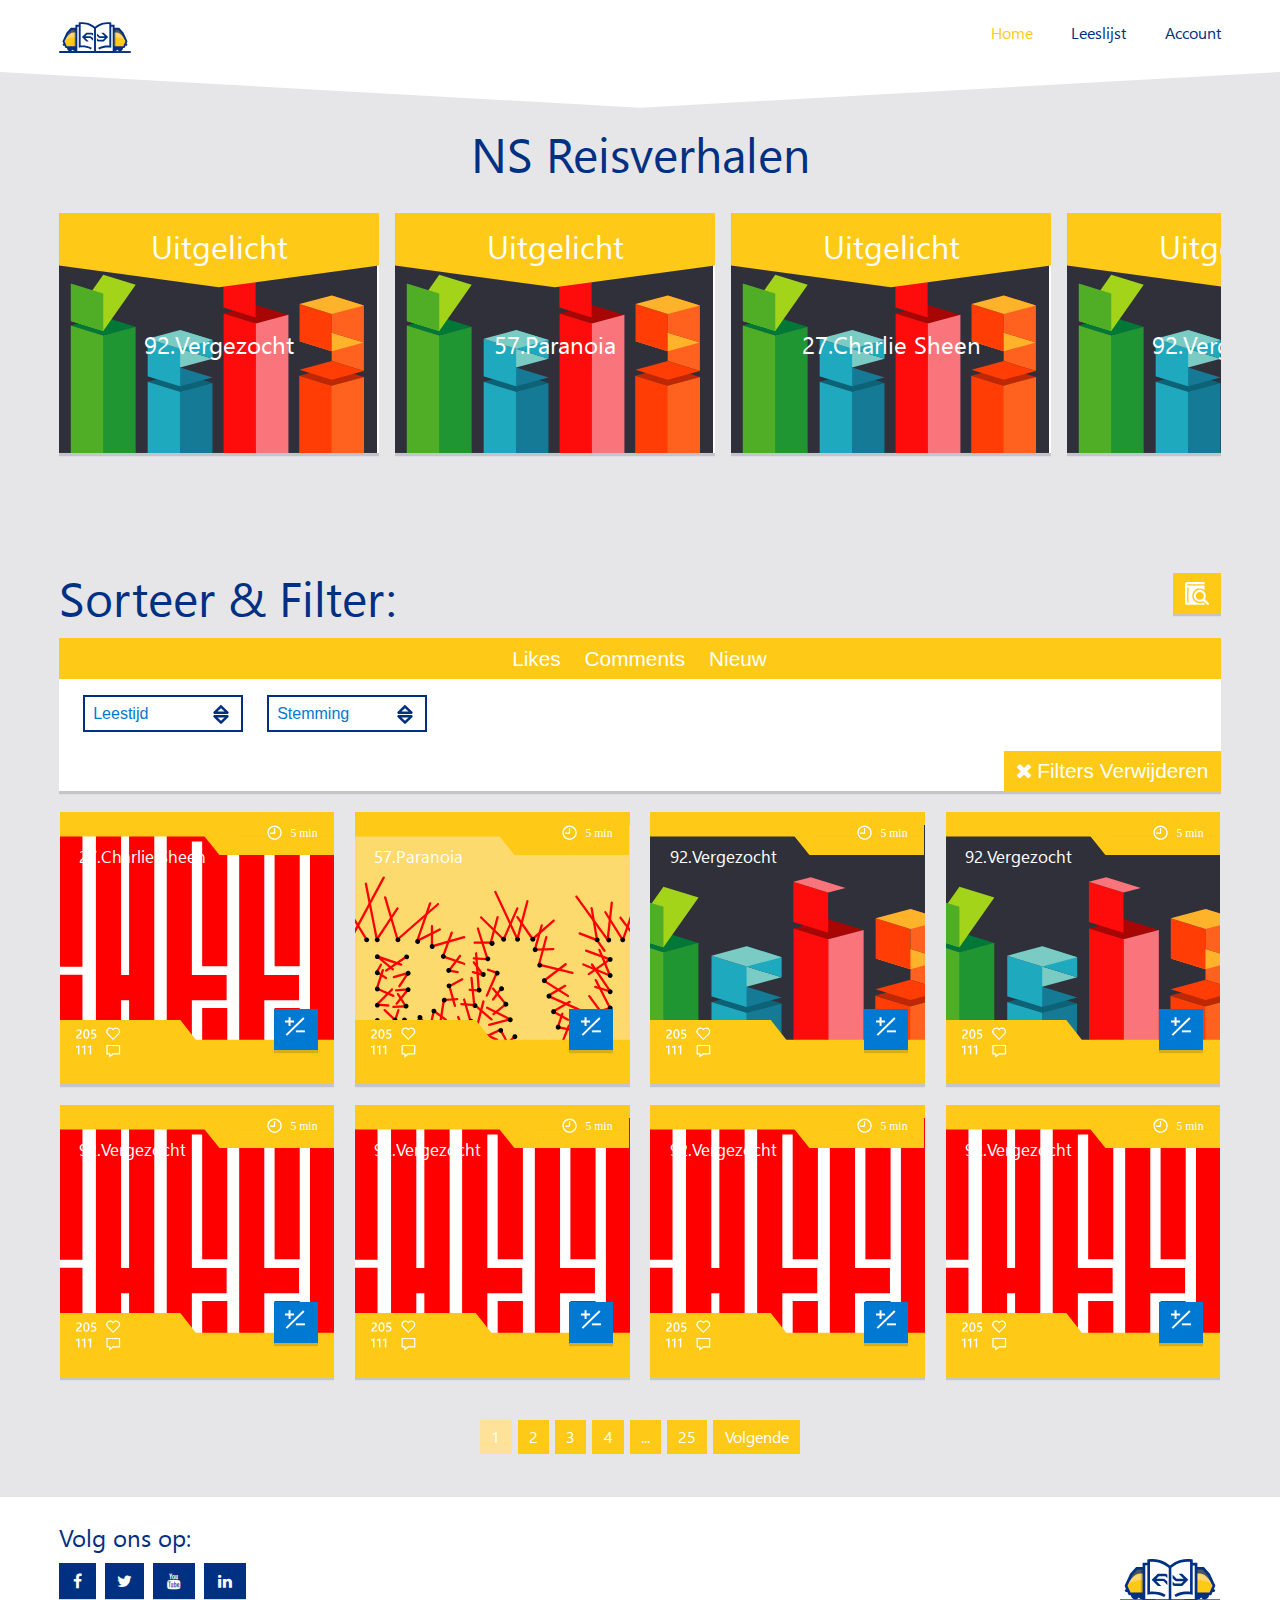
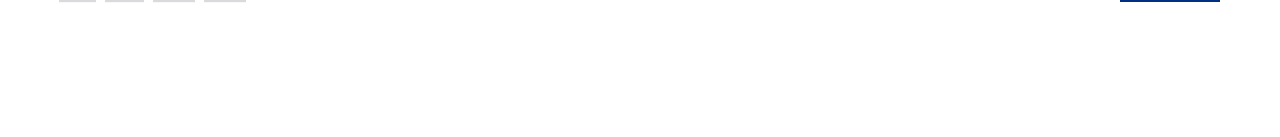
<file: index.html>
<!DOCTYPE html>
<html lang="nl">

<head>
    <meta charset="UTF-8">
    <!-- deze regel zorgt ervoor dat de website op mobiel niet miniatuur word -->
    <meta name="viewport" content="width=device-width, initial-scale=1.0">
    <title>Home</title>
    <link rel="stylesheet" href="css/main.css">
    <link rel="stylesheet" href="css/font-awesome.min.css">
    <link href="https://fonts.googleapis.com/css?family=Raleway|Ubuntu" rel="stylesheet">
</head>






<body>


    <!-- BEGIN HEADER MET ONDERDELEN -->
    <header>


        <!--NS LOGO SMARTPHONE -->
        <a href="index.html">
<svg id="Laag_1" xmlns="http://www.w3.org/2000/svg" viewBox="0 0 500 216.1"><style>.st0{fill:#ffc917}.st1{fill:#ffd56e}.st2{fill:#4a585c}.st3{opacity:.18}.st4{fill:#003082}</style><path class="st0" d="M378.2 45.1v145.4l9.2-5.2 12.2-12.7 35.4.7 22-11 7.8-19.7-.6-19-5.3-12.5-21.6-40.6-15.1-17.1-10.3-8.5z"/><path class="st1" d="M380.5 107.2h24.9s44 1 58.7 32.2l4.6-14.4-37.1-60-54.1-2.6 3 44.8z"/><path class="st2" d="M442.5 77.7l-20.3-29.2h-33l-1.8-.3-.8.3h-7.8l2 2.5-1.6.7.4 21.7h19c35.9 0 60.8 54.9 60.8 54.9l2.3-17.4-19.2-33.2z"/><path class="st3" d="M381.6 49.7h13.8V177h-13.8z"/><path class="st0" d="M121.8 45.1v145.4l-9.2-5.2-12.2-12.7-35.4.7-22-11-7.8-19.7.6-19 5.3-12.5 21.6-40.6 15.1-17.1 10.3-8.5z"/><path class="st1" d="M119.5 107.2h-25s-44 1-58.7 32.2L31.2 125l37.1-60 54.1-2.6-2.9 44.8z"/><path class="st2" d="M57.5 77.7l20.3-29.2h33l1.8-.3.8.3h7.8l-2 2.5 1.6.7-.4 21.7h-19c-35.9 0-60.8 54.9-60.8 54.9l-2.3-17.4 19.2-33.2z"/><path transform="rotate(-180 111.549 113.313)" class="st3" d="M104.7 49.7h13.8V177h-13.8z"/><path class="st4" d="M320.9 201.9h177.6V215H320.9z"/><path class="st4" d="M379.5 174.8v26.1c2.4.9 5 1.4 7.7 1.4 7.4 0 14-3.8 17.9-9.5 3.9 5.7 10.5 9.5 17.9 9.5 12 0 21.7-9.7 21.7-21.7 0-2-.3-4-.8-5.8h-64.4z"/><path class="st4" d="M474.7 131.3l-26.2-56.4c-.3-.6-.6-1.1-1.1-1.6l-27.9-31.1c-1.2-1.4-3-2.2-4.9-2.2h-34.7v13.1h31.8L437 81.3l24.6 52.8-15.1 33.9H376v13.1h74.7c2.6 0 4.9-1.5 6-3.9l5.6-12.5h5.8c3.6 0 6.6-2.9 6.6-6.6 0-3.6-2.9-6.6-6.6-6.6l6.6-14.9c.8-1.6.8-3.6 0-5.3zM1.5 201.9h177.6V215H1.5z"/><path class="st4" d="M120.5 174.8v26.1c-2.4.9-5 1.4-7.7 1.4-7.4 0-14-3.8-17.9-9.5-3.9 5.7-10.5 9.5-17.9 9.5-12 0-21.7-9.7-21.7-21.7 0-2 .3-4 .8-5.8h64.4z"/><path class="st4" d="M25.3 131.3l26.2-56.4c.3-.6.6-1.1 1.1-1.6l27.9-31.1c1.2-1.4 3-2.2 4.9-2.2h34.7v13.1H88.3L63 81.3l-24.6 52.8L53.5 168H124v13.1H49.3c-2.6 0-4.9-1.5-6-3.9l-5.6-12.5h-5.8c-3.6 0-6.6-2.9-6.6-6.6 0-3.6 2.9-6.6 6.6-6.6l-6.6-14.9c-.8-1.6-.8-3.6 0-5.3zM237 113.3l-9.7-9.7c-3.1-3-7.3-4.9-12-4.9h-32.9l12.2-12.2h30.9c1.3 0 2.5.6 3.4 1.5l8.1 8.1V78.9c-3-2.8-7-4.5-11.4-4.5h-36L159 104.8l30.5 30.5h17.2l-24.4-24.4h32.9c1.3 0 2.5.5 3.4 1.4l18 18 .3.3v-17.3zM310.6 74.3h-17.2l24.4 24.4h-32.9c-1.3 0-2.5-.5-3.4-1.3l-18-18-.3-.3v17.2l9.7 9.7c3.1 3 7.3 4.9 12 4.9h32.9l-12.2 12.2h-30.9c-1.3 0-2.5-.6-3.4-1.5l-8.1-8.1v17.2c3 2.8 7 4.6 11.5 4.6h35.9l30.5-30.5-30.5-30.5z"/><path class="st4" d="M386.1 167.8V19.4h-23.2V3.5l-5.5-.9c-55.2-9-94.3 19.5-107.3 31-13.1-11.4-52.2-40-107.3-31l-5.5.9v15.9H114v195.8h272.1v-47.4zm-142.6 34.1H127.1V32.4h10.1v146.1l7.6-1.2c.4-.1 44.7-6.6 76.3 12.9L228 179c-27.7-17.1-62.5-16.7-77.6-15.5V14.7c50-5.8 85 23 93.1 30.5v156.7zM373 174v27.9H256.6V45.3c8.2-7.5 43.2-36.3 93.1-30.5v148.8c-15.1-1.2-49.9-1.6-77.6 15.5l6.9 11.2c31.6-19.4 75.8-13 76.3-12.9l7.6 1.2v-146H373V174z"/></svg>
</a>
        <!--EINDE NS LOGO SMARTPHONE -->


        <!--MENU UITKLAP TRIGGER-->
        <input id="toggle-menu" type="checkbox" />
        <label for="toggle-menu" class="menuuitklap"><i class="fa fa-angle-down fa-2x" aria-hidden="true"></i>
</label>
        <!--EINDE MENU UITKLAP TRIGGER-->


        <!--TRANSPARANT VLAK DAT UITKLAP MENU INKLAPT MET PIJL NAAR BENEDEN VORM-->
        <label for="toggle-menu" class="transvlak">
<svg xmlns="http://www.w3.org/2000/svg" viewBox="0 0 476 13.3">
  <path fill="#fff" d="M238 13.3L476 0H0z"/>
</svg>
</label>
        <!--TRANSPARANT VLAK DAT UITKLAP MENU INKLAPT MET PIJL NAAR BENEDEN VORM-->


        <!--BEGIN NAVIGATIE-->

        <nav>


            <!--MENU INKLAP TRIGGER MET LOGO-->
            <label for="toggle-menu" class="menuinklap"><svg id="Laag_1" xmlns="http://www.w3.org/2000/svg" viewBox="0 0 500 216.1"><style>.st0{fill:#ffc917}.st1{fill:#ffd56e}.st2{fill:#4a585c}.st3{opacity:.18}.st4{fill:#003082}</style><path class="st0" d="M378.2 45.1v145.4l9.2-5.2 12.2-12.7 35.4.7 22-11 7.8-19.7-.6-19-5.3-12.5-21.6-40.6-15.1-17.1-10.3-8.5z"/><path class="st1" d="M380.5 107.2h24.9s44 1 58.7 32.2l4.6-14.4-37.1-60-54.1-2.6 3 44.8z"/><path class="st2" d="M442.5 77.7l-20.3-29.2h-33l-1.8-.3-.8.3h-7.8l2 2.5-1.6.7.4 21.7h19c35.9 0 60.8 54.9 60.8 54.9l2.3-17.4-19.2-33.2z"/><path class="st3" d="M381.6 49.7h13.8V177h-13.8z"/><path class="st0" d="M121.8 45.1v145.4l-9.2-5.2-12.2-12.7-35.4.7-22-11-7.8-19.7.6-19 5.3-12.5 21.6-40.6 15.1-17.1 10.3-8.5z"/><path class="st1" d="M119.5 107.2h-25s-44 1-58.7 32.2L31.2 125l37.1-60 54.1-2.6-2.9 44.8z"/><path class="st2" d="M57.5 77.7l20.3-29.2h33l1.8-.3.8.3h7.8l-2 2.5 1.6.7-.4 21.7h-19c-35.9 0-60.8 54.9-60.8 54.9l-2.3-17.4 19.2-33.2z"/><path transform="rotate(-180 111.549 113.313)" class="st3" d="M104.7 49.7h13.8V177h-13.8z"/><path class="st4" d="M320.9 201.9h177.6V215H320.9z"/><path class="st4" d="M379.5 174.8v26.1c2.4.9 5 1.4 7.7 1.4 7.4 0 14-3.8 17.9-9.5 3.9 5.7 10.5 9.5 17.9 9.5 12 0 21.7-9.7 21.7-21.7 0-2-.3-4-.8-5.8h-64.4z"/><path class="st4" d="M474.7 131.3l-26.2-56.4c-.3-.6-.6-1.1-1.1-1.6l-27.9-31.1c-1.2-1.4-3-2.2-4.9-2.2h-34.7v13.1h31.8L437 81.3l24.6 52.8-15.1 33.9H376v13.1h74.7c2.6 0 4.9-1.5 6-3.9l5.6-12.5h5.8c3.6 0 6.6-2.9 6.6-6.6 0-3.6-2.9-6.6-6.6-6.6l6.6-14.9c.8-1.6.8-3.6 0-5.3zM1.5 201.9h177.6V215H1.5z"/><path class="st4" d="M120.5 174.8v26.1c-2.4.9-5 1.4-7.7 1.4-7.4 0-14-3.8-17.9-9.5-3.9 5.7-10.5 9.5-17.9 9.5-12 0-21.7-9.7-21.7-21.7 0-2 .3-4 .8-5.8h64.4z"/><path class="st4" d="M25.3 131.3l26.2-56.4c.3-.6.6-1.1 1.1-1.6l27.9-31.1c1.2-1.4 3-2.2 4.9-2.2h34.7v13.1H88.3L63 81.3l-24.6 52.8L53.5 168H124v13.1H49.3c-2.6 0-4.9-1.5-6-3.9l-5.6-12.5h-5.8c-3.6 0-6.6-2.9-6.6-6.6 0-3.6 2.9-6.6 6.6-6.6l-6.6-14.9c-.8-1.6-.8-3.6 0-5.3zM237 113.3l-9.7-9.7c-3.1-3-7.3-4.9-12-4.9h-32.9l12.2-12.2h30.9c1.3 0 2.5.6 3.4 1.5l8.1 8.1V78.9c-3-2.8-7-4.5-11.4-4.5h-36L159 104.8l30.5 30.5h17.2l-24.4-24.4h32.9c1.3 0 2.5.5 3.4 1.4l18 18 .3.3v-17.3zM310.6 74.3h-17.2l24.4 24.4h-32.9c-1.3 0-2.5-.5-3.4-1.3l-18-18-.3-.3v17.2l9.7 9.7c3.1 3 7.3 4.9 12 4.9h32.9l-12.2 12.2h-30.9c-1.3 0-2.5-.6-3.4-1.5l-8.1-8.1v17.2c3 2.8 7 4.6 11.5 4.6h35.9l30.5-30.5-30.5-30.5z"/><path class="st4" d="M386.1 167.8V19.4h-23.2V3.5l-5.5-.9c-55.2-9-94.3 19.5-107.3 31-13.1-11.4-52.2-40-107.3-31l-5.5.9v15.9H114v195.8h272.1v-47.4zm-142.6 34.1H127.1V32.4h10.1v146.1l7.6-1.2c.4-.1 44.7-6.6 76.3 12.9L228 179c-27.7-17.1-62.5-16.7-77.6-15.5V14.7c50-5.8 85 23 93.1 30.5v156.7zM373 174v27.9H256.6V45.3c8.2-7.5 43.2-36.3 93.1-30.5v148.8c-15.1-1.2-49.9-1.6-77.6 15.5l6.9 11.2c31.6-19.4 75.8-13 76.3-12.9l7.6 1.2v-146H373V174z"/></svg><i class="fa fa-angle-up fa-2x" aria-hidden="true"></i>
            </label>
            <!--EINDE MENU INKLAP TRIGGER MET LOGO-->


            <!-- NS LOGO TABLET/DESKTOP -->
            <a href="index.html" class="tabdesk">
        <svg id="Laag_1" xmlns="http://www.w3.org/2000/svg" viewBox="0 0 500 216.1"><style>.st0{fill:#ffc917}.st1{fill:#ffd56e}.st2{fill:#4a585c}.st3{opacity:.18}.st4{fill:#003082}</style><path class="st0" d="M378.2 45.1v145.4l9.2-5.2 12.2-12.7 35.4.7 22-11 7.8-19.7-.6-19-5.3-12.5-21.6-40.6-15.1-17.1-10.3-8.5z"/><path class="st1" d="M380.5 107.2h24.9s44 1 58.7 32.2l4.6-14.4-37.1-60-54.1-2.6 3 44.8z"/><path class="st2" d="M442.5 77.7l-20.3-29.2h-33l-1.8-.3-.8.3h-7.8l2 2.5-1.6.7.4 21.7h19c35.9 0 60.8 54.9 60.8 54.9l2.3-17.4-19.2-33.2z"/><path class="st3" d="M381.6 49.7h13.8V177h-13.8z"/><path class="st0" d="M121.8 45.1v145.4l-9.2-5.2-12.2-12.7-35.4.7-22-11-7.8-19.7.6-19 5.3-12.5 21.6-40.6 15.1-17.1 10.3-8.5z"/><path class="st1" d="M119.5 107.2h-25s-44 1-58.7 32.2L31.2 125l37.1-60 54.1-2.6-2.9 44.8z"/><path class="st2" d="M57.5 77.7l20.3-29.2h33l1.8-.3.8.3h7.8l-2 2.5 1.6.7-.4 21.7h-19c-35.9 0-60.8 54.9-60.8 54.9l-2.3-17.4 19.2-33.2z"/><path transform="rotate(-180 111.549 113.313)" class="st3" d="M104.7 49.7h13.8V177h-13.8z"/><path class="st4" d="M320.9 201.9h177.6V215H320.9z"/><path class="st4" d="M379.5 174.8v26.1c2.4.9 5 1.4 7.7 1.4 7.4 0 14-3.8 17.9-9.5 3.9 5.7 10.5 9.5 17.9 9.5 12 0 21.7-9.7 21.7-21.7 0-2-.3-4-.8-5.8h-64.4z"/><path class="st4" d="M474.7 131.3l-26.2-56.4c-.3-.6-.6-1.1-1.1-1.6l-27.9-31.1c-1.2-1.4-3-2.2-4.9-2.2h-34.7v13.1h31.8L437 81.3l24.6 52.8-15.1 33.9H376v13.1h74.7c2.6 0 4.9-1.5 6-3.9l5.6-12.5h5.8c3.6 0 6.6-2.9 6.6-6.6 0-3.6-2.9-6.6-6.6-6.6l6.6-14.9c.8-1.6.8-3.6 0-5.3zM1.5 201.9h177.6V215H1.5z"/><path class="st4" d="M120.5 174.8v26.1c-2.4.9-5 1.4-7.7 1.4-7.4 0-14-3.8-17.9-9.5-3.9 5.7-10.5 9.5-17.9 9.5-12 0-21.7-9.7-21.7-21.7 0-2 .3-4 .8-5.8h64.4z"/><path class="st4" d="M25.3 131.3l26.2-56.4c.3-.6.6-1.1 1.1-1.6l27.9-31.1c1.2-1.4 3-2.2 4.9-2.2h34.7v13.1H88.3L63 81.3l-24.6 52.8L53.5 168H124v13.1H49.3c-2.6 0-4.9-1.5-6-3.9l-5.6-12.5h-5.8c-3.6 0-6.6-2.9-6.6-6.6 0-3.6 2.9-6.6 6.6-6.6l-6.6-14.9c-.8-1.6-.8-3.6 0-5.3zM237 113.3l-9.7-9.7c-3.1-3-7.3-4.9-12-4.9h-32.9l12.2-12.2h30.9c1.3 0 2.5.6 3.4 1.5l8.1 8.1V78.9c-3-2.8-7-4.5-11.4-4.5h-36L159 104.8l30.5 30.5h17.2l-24.4-24.4h32.9c1.3 0 2.5.5 3.4 1.4l18 18 .3.3v-17.3zM310.6 74.3h-17.2l24.4 24.4h-32.9c-1.3 0-2.5-.5-3.4-1.3l-18-18-.3-.3v17.2l9.7 9.7c3.1 3 7.3 4.9 12 4.9h32.9l-12.2 12.2h-30.9c-1.3 0-2.5-.6-3.4-1.5l-8.1-8.1v17.2c3 2.8 7 4.6 11.5 4.6h35.9l30.5-30.5-30.5-30.5z"/><path class="st4" d="M386.1 167.8V19.4h-23.2V3.5l-5.5-.9c-55.2-9-94.3 19.5-107.3 31-13.1-11.4-52.2-40-107.3-31l-5.5.9v15.9H114v195.8h272.1v-47.4zm-142.6 34.1H127.1V32.4h10.1v146.1l7.6-1.2c.4-.1 44.7-6.6 76.3 12.9L228 179c-27.7-17.1-62.5-16.7-77.6-15.5V14.7c50-5.8 85 23 93.1 30.5v156.7zM373 174v27.9H256.6V45.3c8.2-7.5 43.2-36.3 93.1-30.5v148.8c-15.1-1.2-49.9-1.6-77.6 15.5l6.9 11.2c31.6-19.4 75.8-13 76.3-12.9l7.6 1.2v-146H373V174z"/></svg>
    </a>
            <!--EINDE NS LOGO TABLET/DESKTOP -->


            <!--DE NAV LINKS-->
            <ul>
                <li><a href="index.html" data-hover="Home" class="active">Home</a></li>
                <li><a href="leeslijst.html" data-hover="Leeslijst">Leeslijst</a></li>
                <li><a href="account.html" data-hover="Account">Account</a></li>
            </ul>
            <!--DE NAV LINKS-->


        </nav>


    </header>


    <svg xmlns="http://www.w3.org/2000/svg" viewBox="0 0 476 13.3">
  <path fill="#fff" d="M238 13.3L476 0H0z"/>
</svg>
    <!--EINDE HEADER MET ALLE ONDERDELEN-->







    <!-- DE CAROUSEL -->
    <main>


        <!-- DE WEBSITE TITEL -->

        <h1 class="websitetitel">NS Reisverhalen</h1>

        <!-- DE WEBSITE TITEL -->










        <section>
            <div class="carousel">



                <div class="carouselafsnee">

                    <ul class="content">

                        <li class="card" onClick="location.href='vergezocht.html'">
                            <article>
                                <h1>Uitgelicht</h1>
                                <h2>92.Vergezocht</h2>
                            </article>
                        </li>

                        <li class="card" onClick="location.href='paranoia.html'">
                             <article>
                                <h1>Uitgelicht</h1>
                                <h2>57.Paranoia</h2>
                            </article>
                        </li>

                        <li class="card" onClick="location.href='charliesheen.html'">
                             <article>
                                <h1>Uitgelicht</h1>
                                <h2>27.Charlie Sheen</h2>
                            </article>
                        </li>

                        <li class="card" onClick="location.href='vergezocht.html'">
                                 <article>
                                <h1>Uitgelicht</h1>
                                <h2>92.Vergezocht</h2>
                            </article>
                        </li>

                        <li class="card" onClick="location.href='vergezocht.html'">
                               <article>
                                <h1>Uitgelicht</h1>
                                <h2>27.Charlie Sheen</h2>
                            </article>
                        </li>

                        <li class="card" onClick="location.href='vergezocht.html'">
                               <article>
                                <h1>Uitgelicht</h1>
                                <h2>57.Paranoia</h2>
                            </article>
                        </li>

                        <li class="card" onClick="location.href='vergezocht.html'">
                              <article>
                                <h1>Uitgelicht</h1>
                                <h2>57.Paranoia</h2>
                            </article>
                        </li>


                    </ul>



                </div>


            </div>

        </section>
        <!-- EINDE CAROUSEL -->










        <!-- In deze sectie zit de zoekbalk samen met de filter en de kop Onze Collectie -->
        <section class="filter">





            <!-- MICRO INTERACTIE SEARCHBAR -->

            <div class="searchbarcontainer">
                <h2 class="filterkop">Sorteer & Filter:</h2>

                <div class="knopmetbalk">
                    <input type="text" class="search-input" placeholder="Zoek Verhaal" />
                    <button type="button" class="search-button"></button>
                </div>
            </div>

            <!-- MICRO INTERACTIE SEARCHBAR -->









            <section class="filtermenu">

                <span class="filterknoppen">
                <button class="sorteren" type="submit">Likes</button>
                <button class="sorteren" type="submit">Comments</button>
                <button class="sorteren" type="submit">Nieuw</button>
                </span>


                <select class="customdropdown">
                        <option>Leestijd</option>
                        <option>3-4 min</option>
                        <option>5-10 min</option>
                        <option>10-12 min</option>
                        </select>

                <select class="customdropdown">
                        <option>Stemming</option>
                        <option>Droevig</option>
                        <option>Vrolijk</option>
                        <option>Relaxt</option>
                        <option>Energiek</option>
                        </select>

                <button class="filtersverwijderen" type="submit"><i class="fa fa-times" aria-hidden="true"></i> Filters Verwijderen</button>

            </section>

        </section>
        <!-- EINDE In deze sectie zit de zoekbalk samen met de filter en de kop Onze Collectie -->




        <!-- VERHALEN COLLECTIE -->


        <section class="verhalenwrap">

  <!-- VERHAAL 1 -->
            <section class="verhalencol">


                <article>

                    <header class="verhalencolheader" onClick="location.href='charliesheen.html'">
                        <h3 class="verhaaltitel">27.Charlie Sheen</h3>

                    </header>

                    <!-- MICRO INTERACTIE 1 -->



                    <button id="classToggleButton"><img src="img/plusminus.svg" alt="plusmin"  width="20"></button>



                    <div class="interactiewrap">
                        <div class="animateable out" id="content">

                            <div class="toegevoegd">
                                <img src="img/toegevoegd.svg" alt="plusmin" width="152" heigth="152">
                            </div>

                        </div>

                    </div>

                    <!-- MICRO INTERACTIE 1 -->

                </article>

<!-- EINDE VERHAAL 1 -->



<!-- VERHAAL 2 -->


                <article class="verhaal2">

                    <header class="verhalencolheader" onClick="location.href='paranoia.html'">
                        <h3 class="verhaaltitel">57.Paranoia</h3>

                    </header>

                    <!-- MICRO INTERACTIE 1 -->



                    <button id="classToggleButton"><img src="img/plusminus.svg" alt="plusmin"  width="20"></button>



                    <div class="interactiewrap">
                        <div class="animateable out" id="content">

                            <div class="toegevoegd">
                                <img src="img/toegevoegd.svg" alt="plusmin" width="152" heigth="152">
                            </div>

                        </div>

                    </div>

                    <!-- MICRO INTERACTIE 1 -->

                </article>


<!-- EINDE VERHAAL 2 -->

<!-- VERHAAL 3 -->


                <article class="afscherming2">

                    <header class="verhalencolheader" onClick="location.href='vergezocht.html'">
                        <h3 class="verhaaltitel">92.Vergezocht</h3>

                    </header>

                    <!-- MICRO INTERACTIE 1 -->



                    <button id="classToggleButton"><img src="img/plusminus.svg" alt="plusmin"  width="20"></button>



                    <div class="interactiewrap">
                        <div class="animateable out" id="content">

                            <div class="toegevoegd">
                                <img src="img/toegevoegd.svg" alt="plusmin" width="152" heigth="152">
                            </div>

                        </div>

                    </div>

                    <!-- MICRO INTERACTIE 1 -->

                </article>


<!-- EINDE VERHAAL 3 -->


<!-- VERHAAL 4 -->


                <article class="afscherming2">

                    <header class="verhalencolheader" onClick="location.href='vergezocht.html'">
                        <h3 class="verhaaltitel">92.Vergezocht</h3>

                    </header>

                    <!-- MICRO INTERACTIE 1 -->



                    <button id="classToggleButton"><img src="img/plusminus.svg" alt="plusmin"  width="20"></button>



                    <div class="interactiewrap">
                        <div class="animateable out" id="content">

                            <div class="toegevoegd">
                                <img src="img/toegevoegd.svg" alt="plusmin" width="152" heigth="152">
                            </div>

                        </div>

                    </div>

                    <!-- MICRO INTERACTIE 1 -->

                </article>


<!-- EINDE VERHAAL 4 -->

<!-- VERHAAL 5 -->


                <article class="afscherming3">

                    <header class="verhalencolheader" onClick="location.href='vergezocht.html'">
                        <h3 class="verhaaltitel">92.Vergezocht</h3>

                    </header>

                    <!-- MICRO INTERACTIE 1 -->



                    <button id="classToggleButton"><img src="img/plusminus.svg" alt="plusmin"  width="20"></button>



                    <div class="interactiewrap">
                        <div class="animateable out" id="content">

                            <div class="toegevoegd">
                                <img src="img/toegevoegd.svg" alt="plusmin" width="152" heigth="152">
                            </div>

                        </div>

                    </div>

                    <!-- MICRO INTERACTIE 1 -->

                </article>


<!-- EINDE VERHAAL 5 -->

<!-- VERHAAL 6 -->


                <article class="afscherming3">

                    <header class="verhalencolheader" onClick="location.href='vergezocht.html'">
                        <h3 class="verhaaltitel">92.Vergezocht</h3>

                    </header>

                    <!-- MICRO INTERACTIE 1 -->



                    <button id="classToggleButton"><img src="img/plusminus.svg" alt="plusmin"  width="20"></button>



                    <div class="interactiewrap">
                        <div class="animateable out" id="content">

                            <div class="toegevoegd">
                                <img src="img/toegevoegd.svg" alt="plusmin" width="152" heigth="152">
                            </div>

                        </div>

                    </div>

                    <!-- MICRO INTERACTIE 1 -->

                </article>


<!-- EINDE VERHAAL 6 -->





<!-- VERHAAL 7 -->


                <article class="afscherming">

                    <header class="verhalencolheader" onClick="location.href='vergezocht.html'">
                        <h3 class="verhaaltitel">92.Vergezocht</h3>

                    </header>

                    <!-- MICRO INTERACTIE 1 -->



                    <button id="classToggleButton"><img src="img/plusminus.svg" alt="plusmin"  width="20"></button>



                    <div class="interactiewrap">
                        <div class="animateable out" id="content">

                            <div class="toegevoegd">
                                <img src="img/toegevoegd.svg" alt="plusmin" width="152" heigth="152">
                            </div>

                        </div>

                    </div>

                    <!-- MICRO INTERACTIE 1 -->

                </article>


<!-- EINDE VERHAAL 7 -->

<!-- VERHAAL 8 -->


                <article class="afscherming">

                    <header class="verhalencolheader" onClick="location.href='vergezocht.html'">
                        <h3 class="verhaaltitel">92.Vergezocht</h3>

                    </header>

                    <!-- MICRO INTERACTIE 1 -->



                    <button id="classToggleButton"><img src="img/plusminus.svg" alt="plusmin"  width="20"></button>



                    <div class="interactiewrap">
                        <div class="animateable out" id="content">

                            <div class="toegevoegd">
                                <img src="img/toegevoegd.svg" alt="plusmin" width="152" heigth="152">
                            </div>

                        </div>

                    </div>

                    <!-- MICRO INTERACTIE 1 -->

                </article>


<!-- EINDE VERHAAL 8 -->






            </section>
        </section>

        <!-- EINDE VERHALEN COLLECTIE -->




        <!-- PAGINATION -->
        <div id="pagination"></div>




        <!-- PAGINATION -->





    </main>


    <footer>

        <!-- SOCIALS -->

        <div class="footer-social-icons">
            <h3 class="_14">Volg ons op:</h3>
            <ul class="social-icons">
                <li><a href="https://www.facebook.com/nederlandsespoorwegen/" class="social-icon"> <i class="fa fa-facebook"></i></a></li>
                <li><a href="http://www.dumpert.nl/" class="social-icon"> <i class="fa fa-twitter"></i></a></li>
                <li><a href="https://www.youtube.com/user/NS/videos" class="social-icon"> <i class="fa fa-youtube"></i></a></li>
                <li><a href="http://www.dumpert.nl/" class="social-icon"> <i class="fa fa-linkedin"></i></a></li>
            </ul>
        </div>

        <!-- SOCIALS -->

        <img src="img/Nsverhalenlogo.svg" alt="logo" width="100" heigth="">

    </footer>



</body>


<script src="javascript/jquery-3.3.1.min.js"></script>
<script src="javascript/main.js"></script>


</html>
</file>
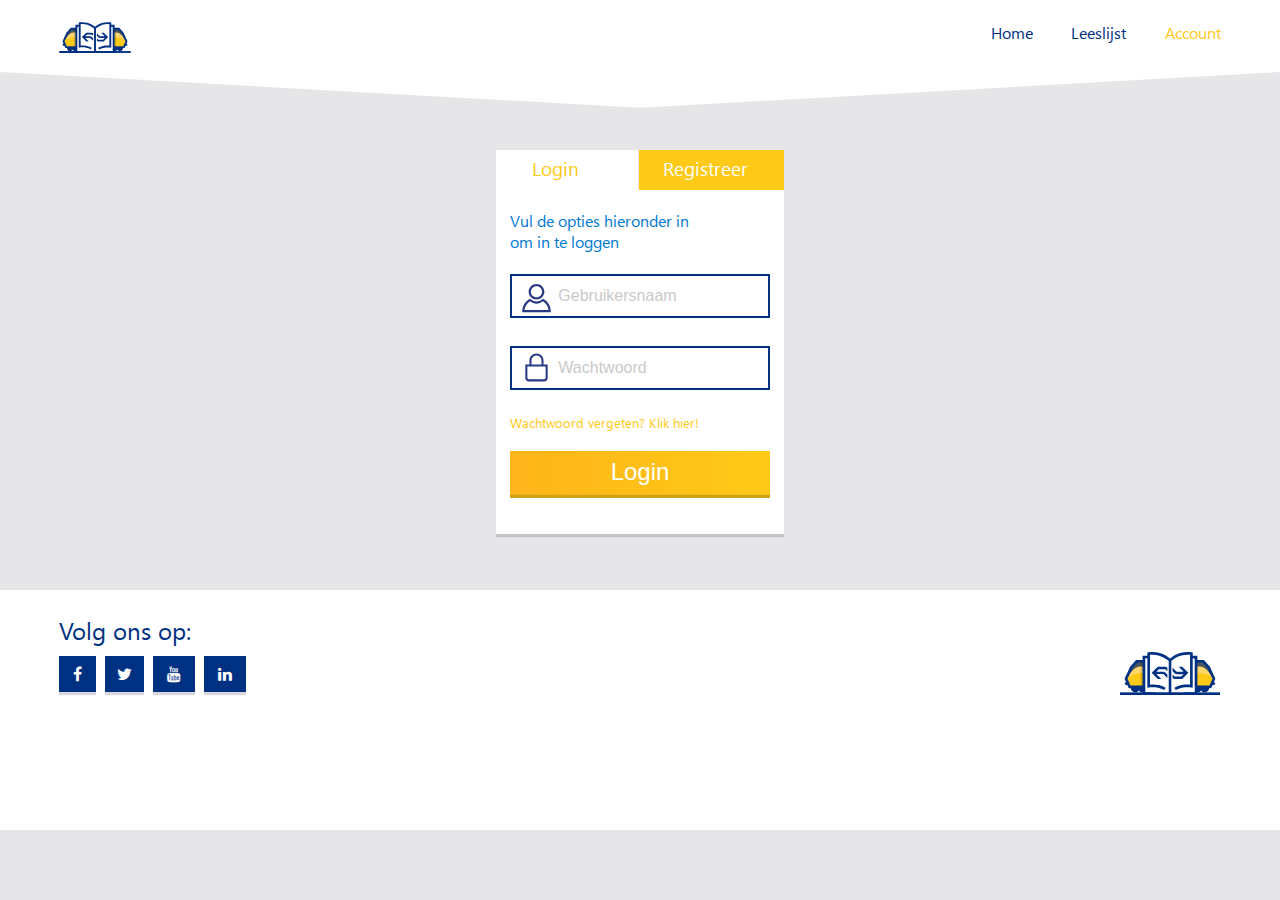
<file: account.html>
<!DOCTYPE html>
<html lang="nl">

<head>
    <meta charset="UTF-8">
    <!-- deze regel zorgt ervoor dat de website op mobiel niet miniatuur word -->
    <meta name="viewport" content="width=device-width, initial-scale=1.0">
    <title>Home</title>
    <link rel="stylesheet" href="css/main.css">
    <link rel="stylesheet" href="css/font-awesome.min.css">
    <link rel="shortcut icon" href="/favicon.ico" type="image/x-icon">
    <link rel="icon" href="/favicon.ico" type="image/x-icon">

</head>






<body>


    <!-- BEGIN HEADER MET ONDERDELEN -->
    <header>


        <!--NS LOGO SMARTPHONE -->
        <a href="index.html">
<svg id="Laag_1" xmlns="http://www.w3.org/2000/svg" viewBox="0 0 500 216.1"><style>.st0{fill:#ffc917}.st1{fill:#ffd56e}.st2{fill:#4a585c}.st3{opacity:.18}.st4{fill:#003082}</style><path class="st0" d="M378.2 45.1v145.4l9.2-5.2 12.2-12.7 35.4.7 22-11 7.8-19.7-.6-19-5.3-12.5-21.6-40.6-15.1-17.1-10.3-8.5z"/><path class="st1" d="M380.5 107.2h24.9s44 1 58.7 32.2l4.6-14.4-37.1-60-54.1-2.6 3 44.8z"/><path class="st2" d="M442.5 77.7l-20.3-29.2h-33l-1.8-.3-.8.3h-7.8l2 2.5-1.6.7.4 21.7h19c35.9 0 60.8 54.9 60.8 54.9l2.3-17.4-19.2-33.2z"/><path class="st3" d="M381.6 49.7h13.8V177h-13.8z"/><path class="st0" d="M121.8 45.1v145.4l-9.2-5.2-12.2-12.7-35.4.7-22-11-7.8-19.7.6-19 5.3-12.5 21.6-40.6 15.1-17.1 10.3-8.5z"/><path class="st1" d="M119.5 107.2h-25s-44 1-58.7 32.2L31.2 125l37.1-60 54.1-2.6-2.9 44.8z"/><path class="st2" d="M57.5 77.7l20.3-29.2h33l1.8-.3.8.3h7.8l-2 2.5 1.6.7-.4 21.7h-19c-35.9 0-60.8 54.9-60.8 54.9l-2.3-17.4 19.2-33.2z"/><path transform="rotate(-180 111.549 113.313)" class="st3" d="M104.7 49.7h13.8V177h-13.8z"/><path class="st4" d="M320.9 201.9h177.6V215H320.9z"/><path class="st4" d="M379.5 174.8v26.1c2.4.9 5 1.4 7.7 1.4 7.4 0 14-3.8 17.9-9.5 3.9 5.7 10.5 9.5 17.9 9.5 12 0 21.7-9.7 21.7-21.7 0-2-.3-4-.8-5.8h-64.4z"/><path class="st4" d="M474.7 131.3l-26.2-56.4c-.3-.6-.6-1.1-1.1-1.6l-27.9-31.1c-1.2-1.4-3-2.2-4.9-2.2h-34.7v13.1h31.8L437 81.3l24.6 52.8-15.1 33.9H376v13.1h74.7c2.6 0 4.9-1.5 6-3.9l5.6-12.5h5.8c3.6 0 6.6-2.9 6.6-6.6 0-3.6-2.9-6.6-6.6-6.6l6.6-14.9c.8-1.6.8-3.6 0-5.3zM1.5 201.9h177.6V215H1.5z"/><path class="st4" d="M120.5 174.8v26.1c-2.4.9-5 1.4-7.7 1.4-7.4 0-14-3.8-17.9-9.5-3.9 5.7-10.5 9.5-17.9 9.5-12 0-21.7-9.7-21.7-21.7 0-2 .3-4 .8-5.8h64.4z"/><path class="st4" d="M25.3 131.3l26.2-56.4c.3-.6.6-1.1 1.1-1.6l27.9-31.1c1.2-1.4 3-2.2 4.9-2.2h34.7v13.1H88.3L63 81.3l-24.6 52.8L53.5 168H124v13.1H49.3c-2.6 0-4.9-1.5-6-3.9l-5.6-12.5h-5.8c-3.6 0-6.6-2.9-6.6-6.6 0-3.6 2.9-6.6 6.6-6.6l-6.6-14.9c-.8-1.6-.8-3.6 0-5.3zM237 113.3l-9.7-9.7c-3.1-3-7.3-4.9-12-4.9h-32.9l12.2-12.2h30.9c1.3 0 2.5.6 3.4 1.5l8.1 8.1V78.9c-3-2.8-7-4.5-11.4-4.5h-36L159 104.8l30.5 30.5h17.2l-24.4-24.4h32.9c1.3 0 2.5.5 3.4 1.4l18 18 .3.3v-17.3zM310.6 74.3h-17.2l24.4 24.4h-32.9c-1.3 0-2.5-.5-3.4-1.3l-18-18-.3-.3v17.2l9.7 9.7c3.1 3 7.3 4.9 12 4.9h32.9l-12.2 12.2h-30.9c-1.3 0-2.5-.6-3.4-1.5l-8.1-8.1v17.2c3 2.8 7 4.6 11.5 4.6h35.9l30.5-30.5-30.5-30.5z"/><path class="st4" d="M386.1 167.8V19.4h-23.2V3.5l-5.5-.9c-55.2-9-94.3 19.5-107.3 31-13.1-11.4-52.2-40-107.3-31l-5.5.9v15.9H114v195.8h272.1v-47.4zm-142.6 34.1H127.1V32.4h10.1v146.1l7.6-1.2c.4-.1 44.7-6.6 76.3 12.9L228 179c-27.7-17.1-62.5-16.7-77.6-15.5V14.7c50-5.8 85 23 93.1 30.5v156.7zM373 174v27.9H256.6V45.3c8.2-7.5 43.2-36.3 93.1-30.5v148.8c-15.1-1.2-49.9-1.6-77.6 15.5l6.9 11.2c31.6-19.4 75.8-13 76.3-12.9l7.6 1.2v-146H373V174z"/></svg>
</a>
        <!--EINDE NS LOGO SMARTPHONE -->


        <!--MENU UITKLAP TRIGGER-->
        <input id="toggle-menu" type="checkbox" />
        <label for="toggle-menu" class="menuuitklap"><i class="fa fa-angle-down fa-2x" aria-hidden="true"></i>
</label>
        <!--EINDE MENU UITKLAP TRIGGER-->


        <!--TRANSPARANT VLAK DAT UITKLAP MENU INKLAPT MET PIJL NAAR BENEDEN VORM-->
        <label for="toggle-menu" class="transvlak">
<svg xmlns="http://www.w3.org/2000/svg" viewBox="0 0 476 13.3">
  <path fill="#fff" d="M238 13.3L476 0H0z"/>
</svg>
</label>
        <!--TRANSPARANT VLAK DAT UITKLAP MENU INKLAPT MET PIJL NAAR BENEDEN VORM-->


        <!--BEGIN NAVIGATIE-->

        <nav>


            <!--MENU INKLAP TRIGGER MET LOGO-->
            <label for="toggle-menu" class="menuinklap"><svg id="Laag_1" xmlns="http://www.w3.org/2000/svg" viewBox="0 0 500 216.1"><style>.st0{fill:#ffc917}.st1{fill:#ffd56e}.st2{fill:#4a585c}.st3{opacity:.18}.st4{fill:#003082}</style><path class="st0" d="M378.2 45.1v145.4l9.2-5.2 12.2-12.7 35.4.7 22-11 7.8-19.7-.6-19-5.3-12.5-21.6-40.6-15.1-17.1-10.3-8.5z"/><path class="st1" d="M380.5 107.2h24.9s44 1 58.7 32.2l4.6-14.4-37.1-60-54.1-2.6 3 44.8z"/><path class="st2" d="M442.5 77.7l-20.3-29.2h-33l-1.8-.3-.8.3h-7.8l2 2.5-1.6.7.4 21.7h19c35.9 0 60.8 54.9 60.8 54.9l2.3-17.4-19.2-33.2z"/><path class="st3" d="M381.6 49.7h13.8V177h-13.8z"/><path class="st0" d="M121.8 45.1v145.4l-9.2-5.2-12.2-12.7-35.4.7-22-11-7.8-19.7.6-19 5.3-12.5 21.6-40.6 15.1-17.1 10.3-8.5z"/><path class="st1" d="M119.5 107.2h-25s-44 1-58.7 32.2L31.2 125l37.1-60 54.1-2.6-2.9 44.8z"/><path class="st2" d="M57.5 77.7l20.3-29.2h33l1.8-.3.8.3h7.8l-2 2.5 1.6.7-.4 21.7h-19c-35.9 0-60.8 54.9-60.8 54.9l-2.3-17.4 19.2-33.2z"/><path transform="rotate(-180 111.549 113.313)" class="st3" d="M104.7 49.7h13.8V177h-13.8z"/><path class="st4" d="M320.9 201.9h177.6V215H320.9z"/><path class="st4" d="M379.5 174.8v26.1c2.4.9 5 1.4 7.7 1.4 7.4 0 14-3.8 17.9-9.5 3.9 5.7 10.5 9.5 17.9 9.5 12 0 21.7-9.7 21.7-21.7 0-2-.3-4-.8-5.8h-64.4z"/><path class="st4" d="M474.7 131.3l-26.2-56.4c-.3-.6-.6-1.1-1.1-1.6l-27.9-31.1c-1.2-1.4-3-2.2-4.9-2.2h-34.7v13.1h31.8L437 81.3l24.6 52.8-15.1 33.9H376v13.1h74.7c2.6 0 4.9-1.5 6-3.9l5.6-12.5h5.8c3.6 0 6.6-2.9 6.6-6.6 0-3.6-2.9-6.6-6.6-6.6l6.6-14.9c.8-1.6.8-3.6 0-5.3zM1.5 201.9h177.6V215H1.5z"/><path class="st4" d="M120.5 174.8v26.1c-2.4.9-5 1.4-7.7 1.4-7.4 0-14-3.8-17.9-9.5-3.9 5.7-10.5 9.5-17.9 9.5-12 0-21.7-9.7-21.7-21.7 0-2 .3-4 .8-5.8h64.4z"/><path class="st4" d="M25.3 131.3l26.2-56.4c.3-.6.6-1.1 1.1-1.6l27.9-31.1c1.2-1.4 3-2.2 4.9-2.2h34.7v13.1H88.3L63 81.3l-24.6 52.8L53.5 168H124v13.1H49.3c-2.6 0-4.9-1.5-6-3.9l-5.6-12.5h-5.8c-3.6 0-6.6-2.9-6.6-6.6 0-3.6 2.9-6.6 6.6-6.6l-6.6-14.9c-.8-1.6-.8-3.6 0-5.3zM237 113.3l-9.7-9.7c-3.1-3-7.3-4.9-12-4.9h-32.9l12.2-12.2h30.9c1.3 0 2.5.6 3.4 1.5l8.1 8.1V78.9c-3-2.8-7-4.5-11.4-4.5h-36L159 104.8l30.5 30.5h17.2l-24.4-24.4h32.9c1.3 0 2.5.5 3.4 1.4l18 18 .3.3v-17.3zM310.6 74.3h-17.2l24.4 24.4h-32.9c-1.3 0-2.5-.5-3.4-1.3l-18-18-.3-.3v17.2l9.7 9.7c3.1 3 7.3 4.9 12 4.9h32.9l-12.2 12.2h-30.9c-1.3 0-2.5-.6-3.4-1.5l-8.1-8.1v17.2c3 2.8 7 4.6 11.5 4.6h35.9l30.5-30.5-30.5-30.5z"/><path class="st4" d="M386.1 167.8V19.4h-23.2V3.5l-5.5-.9c-55.2-9-94.3 19.5-107.3 31-13.1-11.4-52.2-40-107.3-31l-5.5.9v15.9H114v195.8h272.1v-47.4zm-142.6 34.1H127.1V32.4h10.1v146.1l7.6-1.2c.4-.1 44.7-6.6 76.3 12.9L228 179c-27.7-17.1-62.5-16.7-77.6-15.5V14.7c50-5.8 85 23 93.1 30.5v156.7zM373 174v27.9H256.6V45.3c8.2-7.5 43.2-36.3 93.1-30.5v148.8c-15.1-1.2-49.9-1.6-77.6 15.5l6.9 11.2c31.6-19.4 75.8-13 76.3-12.9l7.6 1.2v-146H373V174z"/></svg><i class="fa fa-angle-up fa-2x" aria-hidden="true"></i>
            </label>
            <!--EINDE MENU INKLAP TRIGGER MET LOGO-->


            <!-- NS LOGO TABLET/DESKTOP -->
            <a href="index.html" class="tabdesk">
        <svg id="Laag_1" xmlns="http://www.w3.org/2000/svg" viewBox="0 0 500 216.1"><style>.st0{fill:#ffc917}.st1{fill:#ffd56e}.st2{fill:#4a585c}.st3{opacity:.18}.st4{fill:#003082}</style><path class="st0" d="M378.2 45.1v145.4l9.2-5.2 12.2-12.7 35.4.7 22-11 7.8-19.7-.6-19-5.3-12.5-21.6-40.6-15.1-17.1-10.3-8.5z"/><path class="st1" d="M380.5 107.2h24.9s44 1 58.7 32.2l4.6-14.4-37.1-60-54.1-2.6 3 44.8z"/><path class="st2" d="M442.5 77.7l-20.3-29.2h-33l-1.8-.3-.8.3h-7.8l2 2.5-1.6.7.4 21.7h19c35.9 0 60.8 54.9 60.8 54.9l2.3-17.4-19.2-33.2z"/><path class="st3" d="M381.6 49.7h13.8V177h-13.8z"/><path class="st0" d="M121.8 45.1v145.4l-9.2-5.2-12.2-12.7-35.4.7-22-11-7.8-19.7.6-19 5.3-12.5 21.6-40.6 15.1-17.1 10.3-8.5z"/><path class="st1" d="M119.5 107.2h-25s-44 1-58.7 32.2L31.2 125l37.1-60 54.1-2.6-2.9 44.8z"/><path class="st2" d="M57.5 77.7l20.3-29.2h33l1.8-.3.8.3h7.8l-2 2.5 1.6.7-.4 21.7h-19c-35.9 0-60.8 54.9-60.8 54.9l-2.3-17.4 19.2-33.2z"/><path transform="rotate(-180 111.549 113.313)" class="st3" d="M104.7 49.7h13.8V177h-13.8z"/><path class="st4" d="M320.9 201.9h177.6V215H320.9z"/><path class="st4" d="M379.5 174.8v26.1c2.4.9 5 1.4 7.7 1.4 7.4 0 14-3.8 17.9-9.5 3.9 5.7 10.5 9.5 17.9 9.5 12 0 21.7-9.7 21.7-21.7 0-2-.3-4-.8-5.8h-64.4z"/><path class="st4" d="M474.7 131.3l-26.2-56.4c-.3-.6-.6-1.1-1.1-1.6l-27.9-31.1c-1.2-1.4-3-2.2-4.9-2.2h-34.7v13.1h31.8L437 81.3l24.6 52.8-15.1 33.9H376v13.1h74.7c2.6 0 4.9-1.5 6-3.9l5.6-12.5h5.8c3.6 0 6.6-2.9 6.6-6.6 0-3.6-2.9-6.6-6.6-6.6l6.6-14.9c.8-1.6.8-3.6 0-5.3zM1.5 201.9h177.6V215H1.5z"/><path class="st4" d="M120.5 174.8v26.1c-2.4.9-5 1.4-7.7 1.4-7.4 0-14-3.8-17.9-9.5-3.9 5.7-10.5 9.5-17.9 9.5-12 0-21.7-9.7-21.7-21.7 0-2 .3-4 .8-5.8h64.4z"/><path class="st4" d="M25.3 131.3l26.2-56.4c.3-.6.6-1.1 1.1-1.6l27.9-31.1c1.2-1.4 3-2.2 4.9-2.2h34.7v13.1H88.3L63 81.3l-24.6 52.8L53.5 168H124v13.1H49.3c-2.6 0-4.9-1.5-6-3.9l-5.6-12.5h-5.8c-3.6 0-6.6-2.9-6.6-6.6 0-3.6 2.9-6.6 6.6-6.6l-6.6-14.9c-.8-1.6-.8-3.6 0-5.3zM237 113.3l-9.7-9.7c-3.1-3-7.3-4.9-12-4.9h-32.9l12.2-12.2h30.9c1.3 0 2.5.6 3.4 1.5l8.1 8.1V78.9c-3-2.8-7-4.5-11.4-4.5h-36L159 104.8l30.5 30.5h17.2l-24.4-24.4h32.9c1.3 0 2.5.5 3.4 1.4l18 18 .3.3v-17.3zM310.6 74.3h-17.2l24.4 24.4h-32.9c-1.3 0-2.5-.5-3.4-1.3l-18-18-.3-.3v17.2l9.7 9.7c3.1 3 7.3 4.9 12 4.9h32.9l-12.2 12.2h-30.9c-1.3 0-2.5-.6-3.4-1.5l-8.1-8.1v17.2c3 2.8 7 4.6 11.5 4.6h35.9l30.5-30.5-30.5-30.5z"/><path class="st4" d="M386.1 167.8V19.4h-23.2V3.5l-5.5-.9c-55.2-9-94.3 19.5-107.3 31-13.1-11.4-52.2-40-107.3-31l-5.5.9v15.9H114v195.8h272.1v-47.4zm-142.6 34.1H127.1V32.4h10.1v146.1l7.6-1.2c.4-.1 44.7-6.6 76.3 12.9L228 179c-27.7-17.1-62.5-16.7-77.6-15.5V14.7c50-5.8 85 23 93.1 30.5v156.7zM373 174v27.9H256.6V45.3c8.2-7.5 43.2-36.3 93.1-30.5v148.8c-15.1-1.2-49.9-1.6-77.6 15.5l6.9 11.2c31.6-19.4 75.8-13 76.3-12.9l7.6 1.2v-146H373V174z"/></svg>
    </a>
            <!--EINDE NS LOGO TABLET/DESKTOP -->


            <!--DE NAV LINKS-->
            <ul>
                <li><a href="index.html" data-hover="Home">Home</a></li>
                <li><a href="leeslijst.html" data-hover="Leeslijst">Leeslijst</a></li>
                <li><a href="account.html" data-hover="Account" class="active">Account</a></li>
            </ul>
            <!--DE NAV LINKS-->


        </nav>


    </header>


    <svg xmlns="http://www.w3.org/2000/svg" viewBox="0 0 476 13.3">
  <path fill="#fff" d="M238 13.3L476 0H0z"/>
</svg>
    <!--EINDE HEADER MET ALLE ONDERDELEN-->





    <main>

        <section>

            <article>

                <ul class="accountmenu">
                    <li class="loginknopactief"><a href="#">Login</a></li>
                    <li class="registreerknop"><a href="registreren.html">Registreer</a></li>
                </ul>
                <form>


                    <fieldset>




                        <legend>Vul de opties hieronder in<br> om in te loggen</legend>


                        <!-- icon met voornaam invulveld -->
                        <input type="username" name="gebruikersnaam" placeholder="Gebruikersnaam" required />
                        <span class="tick">Gelukt!</span>
                        <!-- einde icon met voornaam invulveld -->


                        <!-- icon met wachtwoord invulveld -->
                        <input type="password" name="password" placeholder="Wachtwoord" required />
                        <span class="tick">Gelukt!</span>
                        <!-- einde icon met wachtwoord invulveld -->



                        <a class="wwlinkje" href="index.html">Wachtwoord vergeten? Klik hier!</a>


                        <input type="submit" value="Login" />

                    </fieldset>
                </form>

            </article>










        </section>






    </main>


   <footer>

        <!-- SOCIALS -->

        <div class="footer-social-icons">
            <h3 class="_14">Volg ons op:</h3>
            <ul class="social-icons">
                <li><a href="https://www.facebook.com/nederlandsespoorwegen/" class="social-icon"> <i class="fa fa-facebook"></i></a></li>
                <li><a href="http://www.dumpert.nl/" class="social-icon"> <i class="fa fa-twitter"></i></a></li>
                <li><a href="https://www.youtube.com/user/NS/videos" class="social-icon"> <i class="fa fa-youtube"></i></a></li>
                <li><a href="http://www.dumpert.nl/" class="social-icon"> <i class="fa fa-linkedin"></i></a></li>
            </ul>
        </div>

        <!-- SOCIALS -->

        <img src="img/Nsverhalenlogo.svg" alt="logo" width="100" heigth="">

    </footer>



</body>
<script src="javascript/main.js"></script>


</html>
</file>
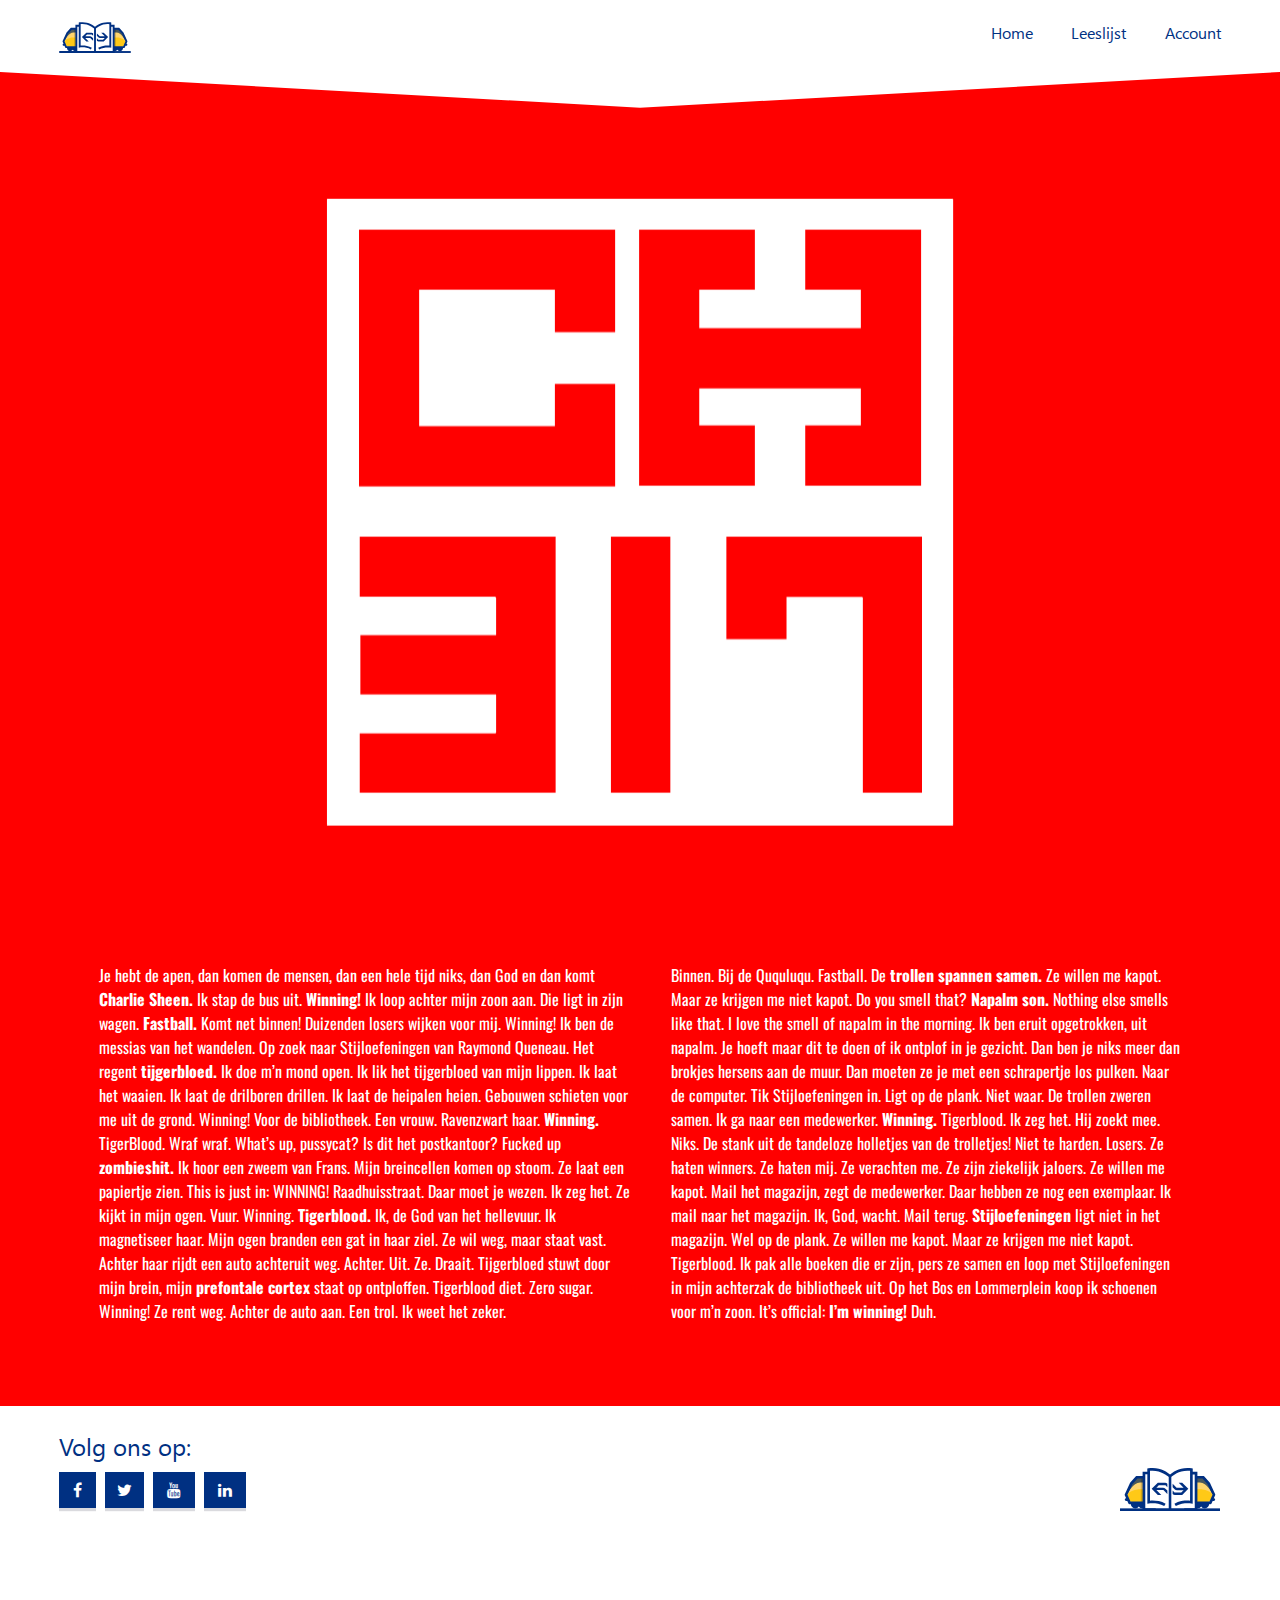
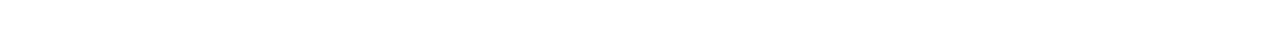
<file: charliesheen.html>
<!DOCTYPE html>
<html lang="nl">

<head>
    <meta charset="UTF-8">
    <!-- deze regel zorgt ervoor dat de website op mobiel niet miniatuur word -->
    <meta name="viewport" content="width=device-width, initial-scale=1.0">
    <title>Home</title>
    <link rel="stylesheet" href="css/main.css">
    <link rel="stylesheet" href="css/font-awesome.min.css">
    <link href="https://fonts.googleapis.com/css?family=Raleway|Ubuntu" rel="stylesheet">
  <link href="https://fonts.googleapis.com/css?family=Oswald:300,700" rel="stylesheet">
</head>






<body class="charliesheen">


    <!-- BEGIN HEADER MET ONDERDELEN -->
    <header>


        <!--NS LOGO SMARTPHONE -->
        <a href="index.html">
<svg id="Laag_1" xmlns="http://www.w3.org/2000/svg" viewBox="0 0 500 216.1"><style>.st0{fill:#ffc917}.st1{fill:#ffd56e}.st2{fill:#4a585c}.st3{opacity:.18}.st4{fill:#003082}</style><path class="st0" d="M378.2 45.1v145.4l9.2-5.2 12.2-12.7 35.4.7 22-11 7.8-19.7-.6-19-5.3-12.5-21.6-40.6-15.1-17.1-10.3-8.5z"/><path class="st1" d="M380.5 107.2h24.9s44 1 58.7 32.2l4.6-14.4-37.1-60-54.1-2.6 3 44.8z"/><path class="st2" d="M442.5 77.7l-20.3-29.2h-33l-1.8-.3-.8.3h-7.8l2 2.5-1.6.7.4 21.7h19c35.9 0 60.8 54.9 60.8 54.9l2.3-17.4-19.2-33.2z"/><path class="st3" d="M381.6 49.7h13.8V177h-13.8z"/><path class="st0" d="M121.8 45.1v145.4l-9.2-5.2-12.2-12.7-35.4.7-22-11-7.8-19.7.6-19 5.3-12.5 21.6-40.6 15.1-17.1 10.3-8.5z"/><path class="st1" d="M119.5 107.2h-25s-44 1-58.7 32.2L31.2 125l37.1-60 54.1-2.6-2.9 44.8z"/><path class="st2" d="M57.5 77.7l20.3-29.2h33l1.8-.3.8.3h7.8l-2 2.5 1.6.7-.4 21.7h-19c-35.9 0-60.8 54.9-60.8 54.9l-2.3-17.4 19.2-33.2z"/><path transform="rotate(-180 111.549 113.313)" class="st3" d="M104.7 49.7h13.8V177h-13.8z"/><path class="st4" d="M320.9 201.9h177.6V215H320.9z"/><path class="st4" d="M379.5 174.8v26.1c2.4.9 5 1.4 7.7 1.4 7.4 0 14-3.8 17.9-9.5 3.9 5.7 10.5 9.5 17.9 9.5 12 0 21.7-9.7 21.7-21.7 0-2-.3-4-.8-5.8h-64.4z"/><path class="st4" d="M474.7 131.3l-26.2-56.4c-.3-.6-.6-1.1-1.1-1.6l-27.9-31.1c-1.2-1.4-3-2.2-4.9-2.2h-34.7v13.1h31.8L437 81.3l24.6 52.8-15.1 33.9H376v13.1h74.7c2.6 0 4.9-1.5 6-3.9l5.6-12.5h5.8c3.6 0 6.6-2.9 6.6-6.6 0-3.6-2.9-6.6-6.6-6.6l6.6-14.9c.8-1.6.8-3.6 0-5.3zM1.5 201.9h177.6V215H1.5z"/><path class="st4" d="M120.5 174.8v26.1c-2.4.9-5 1.4-7.7 1.4-7.4 0-14-3.8-17.9-9.5-3.9 5.7-10.5 9.5-17.9 9.5-12 0-21.7-9.7-21.7-21.7 0-2 .3-4 .8-5.8h64.4z"/><path class="st4" d="M25.3 131.3l26.2-56.4c.3-.6.6-1.1 1.1-1.6l27.9-31.1c1.2-1.4 3-2.2 4.9-2.2h34.7v13.1H88.3L63 81.3l-24.6 52.8L53.5 168H124v13.1H49.3c-2.6 0-4.9-1.5-6-3.9l-5.6-12.5h-5.8c-3.6 0-6.6-2.9-6.6-6.6 0-3.6 2.9-6.6 6.6-6.6l-6.6-14.9c-.8-1.6-.8-3.6 0-5.3zM237 113.3l-9.7-9.7c-3.1-3-7.3-4.9-12-4.9h-32.9l12.2-12.2h30.9c1.3 0 2.5.6 3.4 1.5l8.1 8.1V78.9c-3-2.8-7-4.5-11.4-4.5h-36L159 104.8l30.5 30.5h17.2l-24.4-24.4h32.9c1.3 0 2.5.5 3.4 1.4l18 18 .3.3v-17.3zM310.6 74.3h-17.2l24.4 24.4h-32.9c-1.3 0-2.5-.5-3.4-1.3l-18-18-.3-.3v17.2l9.7 9.7c3.1 3 7.3 4.9 12 4.9h32.9l-12.2 12.2h-30.9c-1.3 0-2.5-.6-3.4-1.5l-8.1-8.1v17.2c3 2.8 7 4.6 11.5 4.6h35.9l30.5-30.5-30.5-30.5z"/><path class="st4" d="M386.1 167.8V19.4h-23.2V3.5l-5.5-.9c-55.2-9-94.3 19.5-107.3 31-13.1-11.4-52.2-40-107.3-31l-5.5.9v15.9H114v195.8h272.1v-47.4zm-142.6 34.1H127.1V32.4h10.1v146.1l7.6-1.2c.4-.1 44.7-6.6 76.3 12.9L228 179c-27.7-17.1-62.5-16.7-77.6-15.5V14.7c50-5.8 85 23 93.1 30.5v156.7zM373 174v27.9H256.6V45.3c8.2-7.5 43.2-36.3 93.1-30.5v148.8c-15.1-1.2-49.9-1.6-77.6 15.5l6.9 11.2c31.6-19.4 75.8-13 76.3-12.9l7.6 1.2v-146H373V174z"/></svg>
</a>
        <!--EINDE NS LOGO SMARTPHONE -->


        <!--MENU UITKLAP TRIGGER-->
        <input id="toggle-menu" type="checkbox" />
        <label for="toggle-menu" class="menuuitklap"><i class="fa fa-angle-down fa-2x" aria-hidden="true"></i>
</label>
        <!--EINDE MENU UITKLAP TRIGGER-->


        <!--TRANSPARANT VLAK DAT UITKLAP MENU INKLAPT MET PIJL NAAR BENEDEN VORM-->
        <label for="toggle-menu" class="transvlak">
<svg xmlns="http://www.w3.org/2000/svg" viewBox="0 0 476 13.3">
  <path fill="#fff" d="M238 13.3L476 0H0z"/>
</svg>
</label>
        <!--TRANSPARANT VLAK DAT UITKLAP MENU INKLAPT MET PIJL NAAR BENEDEN VORM-->


        <!--BEGIN NAVIGATIE-->

        <nav>


            <!--MENU INKLAP TRIGGER MET LOGO-->
            <label for="toggle-menu" class="menuinklap"><svg id="Laag_1" xmlns="http://www.w3.org/2000/svg" viewBox="0 0 500 216.1"><style>.st0{fill:#ffc917}.st1{fill:#ffd56e}.st2{fill:#4a585c}.st3{opacity:.18}.st4{fill:#003082}</style><path class="st0" d="M378.2 45.1v145.4l9.2-5.2 12.2-12.7 35.4.7 22-11 7.8-19.7-.6-19-5.3-12.5-21.6-40.6-15.1-17.1-10.3-8.5z"/><path class="st1" d="M380.5 107.2h24.9s44 1 58.7 32.2l4.6-14.4-37.1-60-54.1-2.6 3 44.8z"/><path class="st2" d="M442.5 77.7l-20.3-29.2h-33l-1.8-.3-.8.3h-7.8l2 2.5-1.6.7.4 21.7h19c35.9 0 60.8 54.9 60.8 54.9l2.3-17.4-19.2-33.2z"/><path class="st3" d="M381.6 49.7h13.8V177h-13.8z"/><path class="st0" d="M121.8 45.1v145.4l-9.2-5.2-12.2-12.7-35.4.7-22-11-7.8-19.7.6-19 5.3-12.5 21.6-40.6 15.1-17.1 10.3-8.5z"/><path class="st1" d="M119.5 107.2h-25s-44 1-58.7 32.2L31.2 125l37.1-60 54.1-2.6-2.9 44.8z"/><path class="st2" d="M57.5 77.7l20.3-29.2h33l1.8-.3.8.3h7.8l-2 2.5 1.6.7-.4 21.7h-19c-35.9 0-60.8 54.9-60.8 54.9l-2.3-17.4 19.2-33.2z"/><path transform="rotate(-180 111.549 113.313)" class="st3" d="M104.7 49.7h13.8V177h-13.8z"/><path class="st4" d="M320.9 201.9h177.6V215H320.9z"/><path class="st4" d="M379.5 174.8v26.1c2.4.9 5 1.4 7.7 1.4 7.4 0 14-3.8 17.9-9.5 3.9 5.7 10.5 9.5 17.9 9.5 12 0 21.7-9.7 21.7-21.7 0-2-.3-4-.8-5.8h-64.4z"/><path class="st4" d="M474.7 131.3l-26.2-56.4c-.3-.6-.6-1.1-1.1-1.6l-27.9-31.1c-1.2-1.4-3-2.2-4.9-2.2h-34.7v13.1h31.8L437 81.3l24.6 52.8-15.1 33.9H376v13.1h74.7c2.6 0 4.9-1.5 6-3.9l5.6-12.5h5.8c3.6 0 6.6-2.9 6.6-6.6 0-3.6-2.9-6.6-6.6-6.6l6.6-14.9c.8-1.6.8-3.6 0-5.3zM1.5 201.9h177.6V215H1.5z"/><path class="st4" d="M120.5 174.8v26.1c-2.4.9-5 1.4-7.7 1.4-7.4 0-14-3.8-17.9-9.5-3.9 5.7-10.5 9.5-17.9 9.5-12 0-21.7-9.7-21.7-21.7 0-2 .3-4 .8-5.8h64.4z"/><path class="st4" d="M25.3 131.3l26.2-56.4c.3-.6.6-1.1 1.1-1.6l27.9-31.1c1.2-1.4 3-2.2 4.9-2.2h34.7v13.1H88.3L63 81.3l-24.6 52.8L53.5 168H124v13.1H49.3c-2.6 0-4.9-1.5-6-3.9l-5.6-12.5h-5.8c-3.6 0-6.6-2.9-6.6-6.6 0-3.6 2.9-6.6 6.6-6.6l-6.6-14.9c-.8-1.6-.8-3.6 0-5.3zM237 113.3l-9.7-9.7c-3.1-3-7.3-4.9-12-4.9h-32.9l12.2-12.2h30.9c1.3 0 2.5.6 3.4 1.5l8.1 8.1V78.9c-3-2.8-7-4.5-11.4-4.5h-36L159 104.8l30.5 30.5h17.2l-24.4-24.4h32.9c1.3 0 2.5.5 3.4 1.4l18 18 .3.3v-17.3zM310.6 74.3h-17.2l24.4 24.4h-32.9c-1.3 0-2.5-.5-3.4-1.3l-18-18-.3-.3v17.2l9.7 9.7c3.1 3 7.3 4.9 12 4.9h32.9l-12.2 12.2h-30.9c-1.3 0-2.5-.6-3.4-1.5l-8.1-8.1v17.2c3 2.8 7 4.6 11.5 4.6h35.9l30.5-30.5-30.5-30.5z"/><path class="st4" d="M386.1 167.8V19.4h-23.2V3.5l-5.5-.9c-55.2-9-94.3 19.5-107.3 31-13.1-11.4-52.2-40-107.3-31l-5.5.9v15.9H114v195.8h272.1v-47.4zm-142.6 34.1H127.1V32.4h10.1v146.1l7.6-1.2c.4-.1 44.7-6.6 76.3 12.9L228 179c-27.7-17.1-62.5-16.7-77.6-15.5V14.7c50-5.8 85 23 93.1 30.5v156.7zM373 174v27.9H256.6V45.3c8.2-7.5 43.2-36.3 93.1-30.5v148.8c-15.1-1.2-49.9-1.6-77.6 15.5l6.9 11.2c31.6-19.4 75.8-13 76.3-12.9l7.6 1.2v-146H373V174z"/></svg><i class="fa fa-angle-up fa-2x" aria-hidden="true"></i>
            </label>
            <!--EINDE MENU INKLAP TRIGGER MET LOGO-->


            <!-- NS LOGO TABLET/DESKTOP -->
            <a href="index.html" class="tabdesk">
        <svg id="Laag_1" xmlns="http://www.w3.org/2000/svg" viewBox="0 0 500 216.1"><style>.st0{fill:#ffc917}.st1{fill:#ffd56e}.st2{fill:#4a585c}.st3{opacity:.18}.st4{fill:#003082}</style><path class="st0" d="M378.2 45.1v145.4l9.2-5.2 12.2-12.7 35.4.7 22-11 7.8-19.7-.6-19-5.3-12.5-21.6-40.6-15.1-17.1-10.3-8.5z"/><path class="st1" d="M380.5 107.2h24.9s44 1 58.7 32.2l4.6-14.4-37.1-60-54.1-2.6 3 44.8z"/><path class="st2" d="M442.5 77.7l-20.3-29.2h-33l-1.8-.3-.8.3h-7.8l2 2.5-1.6.7.4 21.7h19c35.9 0 60.8 54.9 60.8 54.9l2.3-17.4-19.2-33.2z"/><path class="st3" d="M381.6 49.7h13.8V177h-13.8z"/><path class="st0" d="M121.8 45.1v145.4l-9.2-5.2-12.2-12.7-35.4.7-22-11-7.8-19.7.6-19 5.3-12.5 21.6-40.6 15.1-17.1 10.3-8.5z"/><path class="st1" d="M119.5 107.2h-25s-44 1-58.7 32.2L31.2 125l37.1-60 54.1-2.6-2.9 44.8z"/><path class="st2" d="M57.5 77.7l20.3-29.2h33l1.8-.3.8.3h7.8l-2 2.5 1.6.7-.4 21.7h-19c-35.9 0-60.8 54.9-60.8 54.9l-2.3-17.4 19.2-33.2z"/><path transform="rotate(-180 111.549 113.313)" class="st3" d="M104.7 49.7h13.8V177h-13.8z"/><path class="st4" d="M320.9 201.9h177.6V215H320.9z"/><path class="st4" d="M379.5 174.8v26.1c2.4.9 5 1.4 7.7 1.4 7.4 0 14-3.8 17.9-9.5 3.9 5.7 10.5 9.5 17.9 9.5 12 0 21.7-9.7 21.7-21.7 0-2-.3-4-.8-5.8h-64.4z"/><path class="st4" d="M474.7 131.3l-26.2-56.4c-.3-.6-.6-1.1-1.1-1.6l-27.9-31.1c-1.2-1.4-3-2.2-4.9-2.2h-34.7v13.1h31.8L437 81.3l24.6 52.8-15.1 33.9H376v13.1h74.7c2.6 0 4.9-1.5 6-3.9l5.6-12.5h5.8c3.6 0 6.6-2.9 6.6-6.6 0-3.6-2.9-6.6-6.6-6.6l6.6-14.9c.8-1.6.8-3.6 0-5.3zM1.5 201.9h177.6V215H1.5z"/><path class="st4" d="M120.5 174.8v26.1c-2.4.9-5 1.4-7.7 1.4-7.4 0-14-3.8-17.9-9.5-3.9 5.7-10.5 9.5-17.9 9.5-12 0-21.7-9.7-21.7-21.7 0-2 .3-4 .8-5.8h64.4z"/><path class="st4" d="M25.3 131.3l26.2-56.4c.3-.6.6-1.1 1.1-1.6l27.9-31.1c1.2-1.4 3-2.2 4.9-2.2h34.7v13.1H88.3L63 81.3l-24.6 52.8L53.5 168H124v13.1H49.3c-2.6 0-4.9-1.5-6-3.9l-5.6-12.5h-5.8c-3.6 0-6.6-2.9-6.6-6.6 0-3.6 2.9-6.6 6.6-6.6l-6.6-14.9c-.8-1.6-.8-3.6 0-5.3zM237 113.3l-9.7-9.7c-3.1-3-7.3-4.9-12-4.9h-32.9l12.2-12.2h30.9c1.3 0 2.5.6 3.4 1.5l8.1 8.1V78.9c-3-2.8-7-4.5-11.4-4.5h-36L159 104.8l30.5 30.5h17.2l-24.4-24.4h32.9c1.3 0 2.5.5 3.4 1.4l18 18 .3.3v-17.3zM310.6 74.3h-17.2l24.4 24.4h-32.9c-1.3 0-2.5-.5-3.4-1.3l-18-18-.3-.3v17.2l9.7 9.7c3.1 3 7.3 4.9 12 4.9h32.9l-12.2 12.2h-30.9c-1.3 0-2.5-.6-3.4-1.5l-8.1-8.1v17.2c3 2.8 7 4.6 11.5 4.6h35.9l30.5-30.5-30.5-30.5z"/><path class="st4" d="M386.1 167.8V19.4h-23.2V3.5l-5.5-.9c-55.2-9-94.3 19.5-107.3 31-13.1-11.4-52.2-40-107.3-31l-5.5.9v15.9H114v195.8h272.1v-47.4zm-142.6 34.1H127.1V32.4h10.1v146.1l7.6-1.2c.4-.1 44.7-6.6 76.3 12.9L228 179c-27.7-17.1-62.5-16.7-77.6-15.5V14.7c50-5.8 85 23 93.1 30.5v156.7zM373 174v27.9H256.6V45.3c8.2-7.5 43.2-36.3 93.1-30.5v148.8c-15.1-1.2-49.9-1.6-77.6 15.5l6.9 11.2c31.6-19.4 75.8-13 76.3-12.9l7.6 1.2v-146H373V174z"/></svg>
    </a>
            <!--EINDE NS LOGO TABLET/DESKTOP -->


            <!--DE NAV LINKS-->
            <ul>
                <li><a href="index.html" data-hover="Home">Home</a></li>
                <li><a href="leeslijst.html" data-hover="Leeslijst">Leeslijst</a></li>
                <li><a href="account.html" data-hover="Account">Account</a></li>
            </ul>
            <!--DE NAV LINKS-->


        </nav>


    </header>


    <svg xmlns="http://www.w3.org/2000/svg" viewBox="0 0 476 13.3">
  <path fill="#fff" d="M238 13.3L476 0H0z"/>
</svg>
    <!--EINDE HEADER MET ALLE ONDERDELEN-->







    <!-- DE CAROUSEL -->
    <main class="charliemain">



<!-- HET CHARLIE SHEEN VERHAAL -->


<div class="world">
  <div class="cube" tabindex="0">
    <div class="cube__front"></div>
    <div class="cube__back"></div>
    <div class="cube__left"></div>
    <div class="cube__right"></div>
    <div class="cube__top"></div>
    <div class="cube__bottom"></div>
  </div>
</div>










    </main>

    <section class="sheentekst">

<article class="sheentekstkolommen">

<p class="sheentekstkolom">
Je hebt de apen, dan komen de mensen, dan
een hele tijd niks, dan God en dan komt
<b>Charlie Sheen. </b>Ik stap de bus uit. <b>Winning!</b> Ik
loop achter mijn zoon aan. Die ligt in zijn
wagen. <b>Fastball.</b> Komt net binnen! Duizenden
losers wijken voor mij. Winning! Ik ben de
messias van het wandelen. Op zoek naar
Stijloefeningen van Raymond Queneau. Het
regent <b>tijgerbloed.</b> Ik doe m’n mond open. Ik
lik het tijgerbloed van mijn lippen. Ik laat het
waaien. Ik laat de drilboren drillen. Ik laat de
heipalen heien. Gebouwen schieten voor me
uit de grond. Winning!
Voor de bibliotheek. Een vrouw. Ravenzwart
haar. <b>Winning.</b> TigerBlood. Wraf wraf. What’s
up, pussycat? Is dit het postkantoor? Fucked
up <b>zombieshit.</b> Ik hoor een zweem van Frans.
Mijn breincellen komen op stoom. Ze laat een
papiertje zien. This is just in: WINNING!
Raadhuisstraat. Daar moet je wezen. Ik zeg
het. Ze kijkt in mijn ogen. Vuur. Winning.
<b>Tigerblood.</b> Ik, de God van het hellevuur. Ik
magnetiseer haar. Mijn ogen branden een gat
in haar ziel. Ze wil weg, maar staat vast.
Achter haar rijdt een auto achteruit weg.
Achter. Uit. Ze. Draait. Tijgerbloed stuwt door
mijn brein, mijn <b>prefontale cortex</b> staat op ontploffen.
Tigerblood diet. Zero sugar. Winning!
Ze rent weg. Achter de auto aan. Een trol. Ik
weet het zeker.
    </p>


<p class="sheentekstkolom">
Binnen. Bij de Ququluqu. Fastball. De <b>trollen
spannen samen.</b> Ze willen me kapot. Maar ze
krijgen me niet kapot. Do you smell that?
<b>Napalm son.</b> Nothing else smells like that. I
love the smell of napalm in the morning. Ik
ben eruit opgetrokken, uit napalm. Je hoeft
maar dit te doen of ik ontplof in je gezicht.
Dan ben je niks meer dan brokjes hersens aan
de muur. Dan moeten ze je met een schrapertje
los pulken. Naar de computer. Tik
Stijloefeningen in. Ligt op de plank. Niet
waar. De trollen zweren samen. Ik ga naar een
medewerker. <b>Winning.</b> Tigerblood. Ik zeg het.
Hij zoekt mee. Niks. De stank uit de tandeloze
holletjes van de trolletjes! Niet te harden.
Losers. Ze haten winners. Ze haten mij. Ze
verachten me. Ze zijn ziekelijk jaloers. Ze willen
me kapot. Mail het magazijn, zegt de
medewerker. Daar hebben ze nog een exemplaar.
Ik mail naar het magazijn. Ik, God,
wacht. Mail terug. <b>Stijloefeningen</b> ligt niet in
het magazijn. Wel op de plank. Ze willen me
kapot. Maar ze krijgen me niet kapot.
Tigerblood. Ik pak alle boeken die er zijn, pers
ze samen en loop met Stijloefeningen in mijn
achterzak de bibliotheek uit.
Op het Bos en Lommerplein koop ik schoenen
voor m’n zoon. It’s official: <b>I’m winning!</b>
Duh.
</p>


</article>




</section>




<!-- HET CHARLIE SHEEN VERHAAL -->







    <footer>

      <!-- SOCIALS -->

<div class="footer-social-icons">
    <h3 class="_14">Volg ons op:</h3>
    <ul class="social-icons">
        <li><a href="https://www.facebook.com/nederlandsespoorwegen/" class="social-icon"> <i class="fa fa-facebook"></i></a></li>
        <li><a href="http://www.dumpert.nl/" class="social-icon"> <i class="fa fa-twitter"></i></a></li>
        <li><a href="https://www.youtube.com/user/NS/videos" class="social-icon"> <i class="fa fa-youtube"></i></a></li>
        <li><a href="http://www.dumpert.nl/" class="social-icon"> <i class="fa fa-linkedin"></i></a></li>
    </ul>
</div>

<!-- SOCIALS -->

 <img src="img/Nsverhalenlogo.svg" alt="logo" width="100" heigth="">

    </footer>



</body>


<script src="javascript/jquery-3.3.1.min.js"></script>
<script src="javascript/main.js"></script>


</html>
</file>
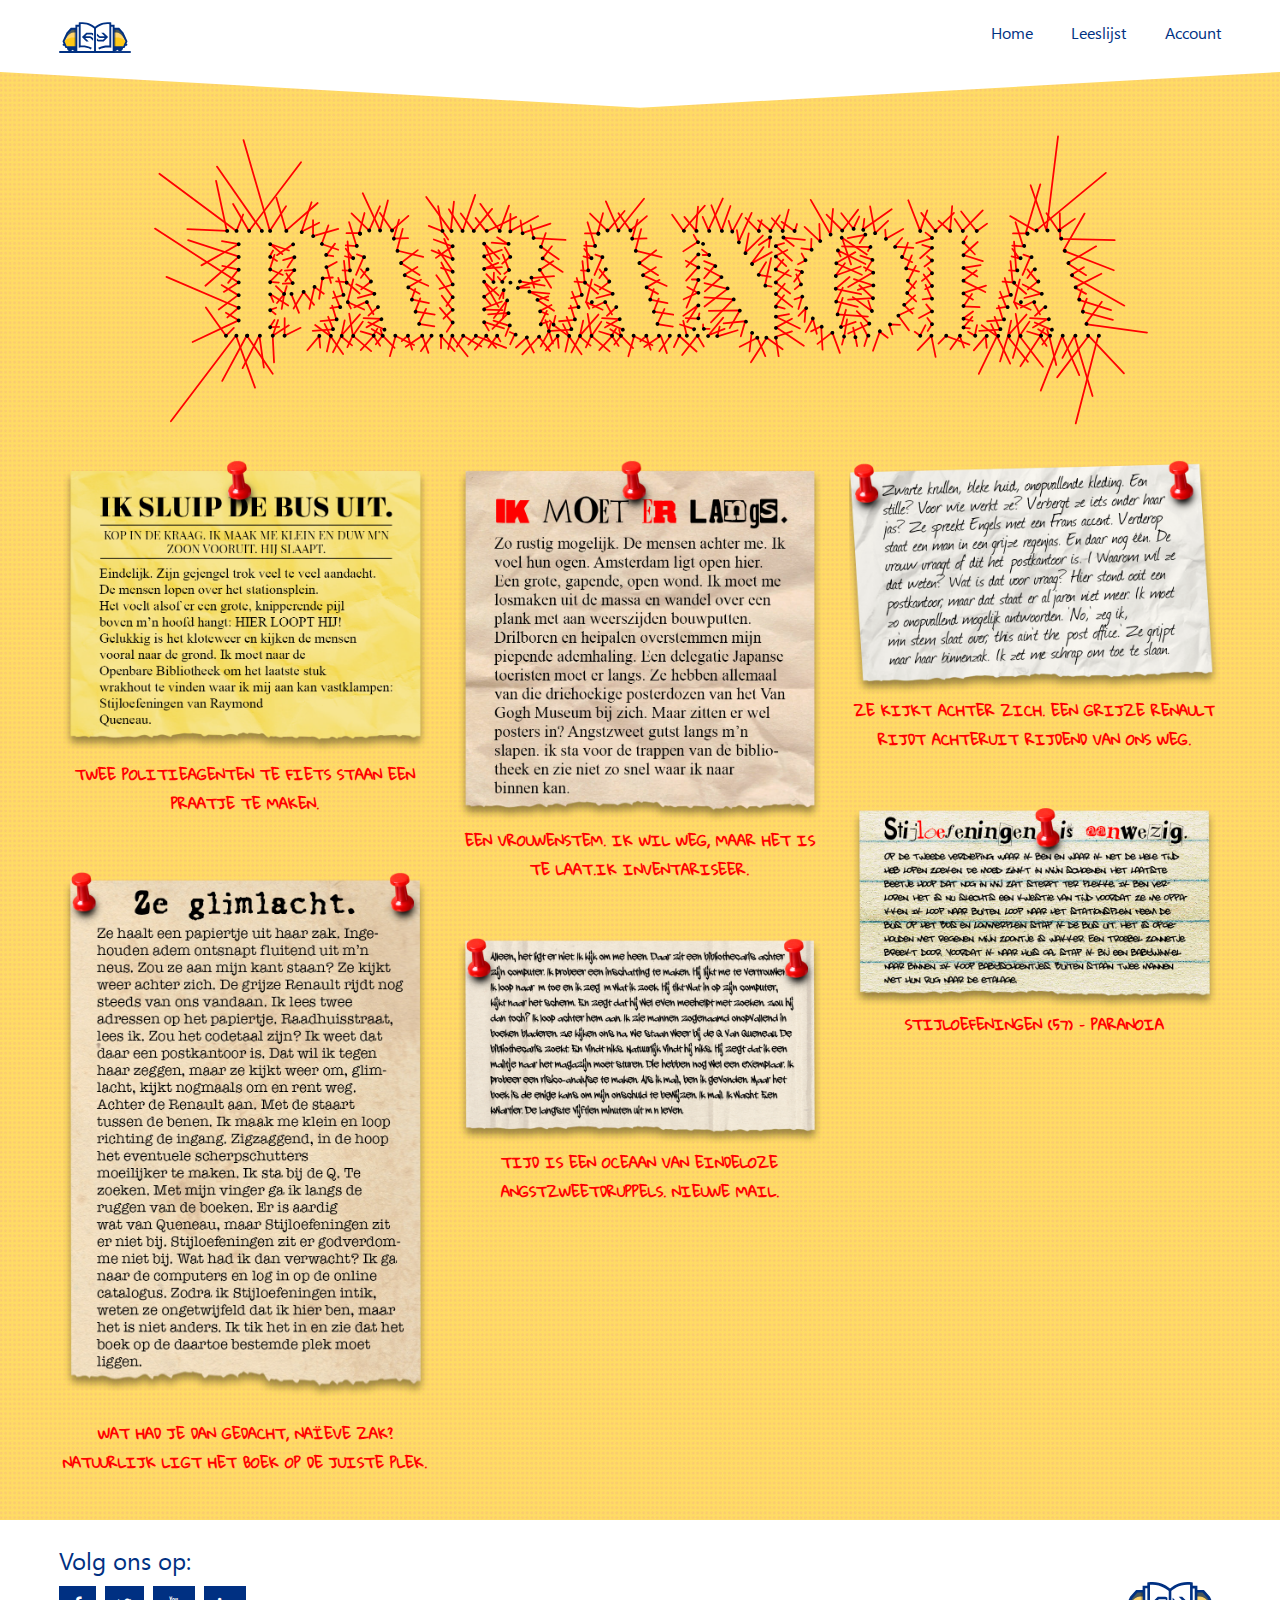
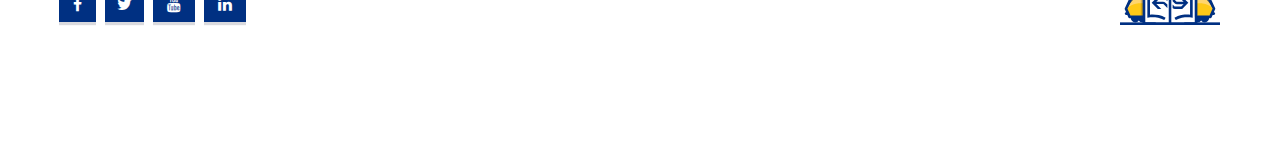
<file: paranoia.html>
<!DOCTYPE html>
<html lang="nl">

<head>
    <meta charset="UTF-8">
    <!-- deze regel zorgt ervoor dat de website op mobiel niet miniatuur word -->
    <meta name="viewport" content="width=device-width, initial-scale=1.0">
    <title>Home</title>
    <link rel="stylesheet" href="css/main.css">
    <link rel="stylesheet" href="css/font-awesome.min.css">
    <link href="https://fonts.googleapis.com/css?family=Raleway|Ubuntu" rel="stylesheet">
    <link href="https://fonts.googleapis.com/css?family=Gloria+Hallelujah" rel="stylesheet">
</head>






<body class="paranoia">


    <!-- BEGIN HEADER MET ONDERDELEN -->
    <header>


        <!--NS LOGO SMARTPHONE -->
        <a href="index.html">
<svg id="Laag_1" xmlns="http://www.w3.org/2000/svg" viewBox="0 0 500 216.1"><style>.st0{fill:#ffc917}.st1{fill:#ffd56e}.st2{fill:#4a585c}.st3{opacity:.18}.st4{fill:#003082}</style><path class="st0" d="M378.2 45.1v145.4l9.2-5.2 12.2-12.7 35.4.7 22-11 7.8-19.7-.6-19-5.3-12.5-21.6-40.6-15.1-17.1-10.3-8.5z"/><path class="st1" d="M380.5 107.2h24.9s44 1 58.7 32.2l4.6-14.4-37.1-60-54.1-2.6 3 44.8z"/><path class="st2" d="M442.5 77.7l-20.3-29.2h-33l-1.8-.3-.8.3h-7.8l2 2.5-1.6.7.4 21.7h19c35.9 0 60.8 54.9 60.8 54.9l2.3-17.4-19.2-33.2z"/><path class="st3" d="M381.6 49.7h13.8V177h-13.8z"/><path class="st0" d="M121.8 45.1v145.4l-9.2-5.2-12.2-12.7-35.4.7-22-11-7.8-19.7.6-19 5.3-12.5 21.6-40.6 15.1-17.1 10.3-8.5z"/><path class="st1" d="M119.5 107.2h-25s-44 1-58.7 32.2L31.2 125l37.1-60 54.1-2.6-2.9 44.8z"/><path class="st2" d="M57.5 77.7l20.3-29.2h33l1.8-.3.8.3h7.8l-2 2.5 1.6.7-.4 21.7h-19c-35.9 0-60.8 54.9-60.8 54.9l-2.3-17.4 19.2-33.2z"/><path transform="rotate(-180 111.549 113.313)" class="st3" d="M104.7 49.7h13.8V177h-13.8z"/><path class="st4" d="M320.9 201.9h177.6V215H320.9z"/><path class="st4" d="M379.5 174.8v26.1c2.4.9 5 1.4 7.7 1.4 7.4 0 14-3.8 17.9-9.5 3.9 5.7 10.5 9.5 17.9 9.5 12 0 21.7-9.7 21.7-21.7 0-2-.3-4-.8-5.8h-64.4z"/><path class="st4" d="M474.7 131.3l-26.2-56.4c-.3-.6-.6-1.1-1.1-1.6l-27.9-31.1c-1.2-1.4-3-2.2-4.9-2.2h-34.7v13.1h31.8L437 81.3l24.6 52.8-15.1 33.9H376v13.1h74.7c2.6 0 4.9-1.5 6-3.9l5.6-12.5h5.8c3.6 0 6.6-2.9 6.6-6.6 0-3.6-2.9-6.6-6.6-6.6l6.6-14.9c.8-1.6.8-3.6 0-5.3zM1.5 201.9h177.6V215H1.5z"/><path class="st4" d="M120.5 174.8v26.1c-2.4.9-5 1.4-7.7 1.4-7.4 0-14-3.8-17.9-9.5-3.9 5.7-10.5 9.5-17.9 9.5-12 0-21.7-9.7-21.7-21.7 0-2 .3-4 .8-5.8h64.4z"/><path class="st4" d="M25.3 131.3l26.2-56.4c.3-.6.6-1.1 1.1-1.6l27.9-31.1c1.2-1.4 3-2.2 4.9-2.2h34.7v13.1H88.3L63 81.3l-24.6 52.8L53.5 168H124v13.1H49.3c-2.6 0-4.9-1.5-6-3.9l-5.6-12.5h-5.8c-3.6 0-6.6-2.9-6.6-6.6 0-3.6 2.9-6.6 6.6-6.6l-6.6-14.9c-.8-1.6-.8-3.6 0-5.3zM237 113.3l-9.7-9.7c-3.1-3-7.3-4.9-12-4.9h-32.9l12.2-12.2h30.9c1.3 0 2.5.6 3.4 1.5l8.1 8.1V78.9c-3-2.8-7-4.5-11.4-4.5h-36L159 104.8l30.5 30.5h17.2l-24.4-24.4h32.9c1.3 0 2.5.5 3.4 1.4l18 18 .3.3v-17.3zM310.6 74.3h-17.2l24.4 24.4h-32.9c-1.3 0-2.5-.5-3.4-1.3l-18-18-.3-.3v17.2l9.7 9.7c3.1 3 7.3 4.9 12 4.9h32.9l-12.2 12.2h-30.9c-1.3 0-2.5-.6-3.4-1.5l-8.1-8.1v17.2c3 2.8 7 4.6 11.5 4.6h35.9l30.5-30.5-30.5-30.5z"/><path class="st4" d="M386.1 167.8V19.4h-23.2V3.5l-5.5-.9c-55.2-9-94.3 19.5-107.3 31-13.1-11.4-52.2-40-107.3-31l-5.5.9v15.9H114v195.8h272.1v-47.4zm-142.6 34.1H127.1V32.4h10.1v146.1l7.6-1.2c.4-.1 44.7-6.6 76.3 12.9L228 179c-27.7-17.1-62.5-16.7-77.6-15.5V14.7c50-5.8 85 23 93.1 30.5v156.7zM373 174v27.9H256.6V45.3c8.2-7.5 43.2-36.3 93.1-30.5v148.8c-15.1-1.2-49.9-1.6-77.6 15.5l6.9 11.2c31.6-19.4 75.8-13 76.3-12.9l7.6 1.2v-146H373V174z"/></svg>
</a>
        <!--EINDE NS LOGO SMARTPHONE -->


        <!--MENU UITKLAP TRIGGER-->
        <input id="toggle-menu" type="checkbox" />
        <label for="toggle-menu" class="menuuitklap"><i class="fa fa-angle-down fa-2x" aria-hidden="true"></i>
</label>
        <!--EINDE MENU UITKLAP TRIGGER-->


        <!--TRANSPARANT VLAK DAT UITKLAP MENU INKLAPT MET PIJL NAAR BENEDEN VORM-->
        <label for="toggle-menu" class="transvlak">
<svg xmlns="http://www.w3.org/2000/svg" viewBox="0 0 476 13.3">
  <path fill="#fff" d="M238 13.3L476 0H0z"/>
</svg>
</label>
        <!--TRANSPARANT VLAK DAT UITKLAP MENU INKLAPT MET PIJL NAAR BENEDEN VORM-->


        <!--BEGIN NAVIGATIE-->

        <nav>


            <!--MENU INKLAP TRIGGER MET LOGO-->
            <label for="toggle-menu" class="menuinklap"><svg id="Laag_1" xmlns="http://www.w3.org/2000/svg" viewBox="0 0 500 216.1"><style>.st0{fill:#ffc917}.st1{fill:#ffd56e}.st2{fill:#4a585c}.st3{opacity:.18}.st4{fill:#003082}</style><path class="st0" d="M378.2 45.1v145.4l9.2-5.2 12.2-12.7 35.4.7 22-11 7.8-19.7-.6-19-5.3-12.5-21.6-40.6-15.1-17.1-10.3-8.5z"/><path class="st1" d="M380.5 107.2h24.9s44 1 58.7 32.2l4.6-14.4-37.1-60-54.1-2.6 3 44.8z"/><path class="st2" d="M442.5 77.7l-20.3-29.2h-33l-1.8-.3-.8.3h-7.8l2 2.5-1.6.7.4 21.7h19c35.9 0 60.8 54.9 60.8 54.9l2.3-17.4-19.2-33.2z"/><path class="st3" d="M381.6 49.7h13.8V177h-13.8z"/><path class="st0" d="M121.8 45.1v145.4l-9.2-5.2-12.2-12.7-35.4.7-22-11-7.8-19.7.6-19 5.3-12.5 21.6-40.6 15.1-17.1 10.3-8.5z"/><path class="st1" d="M119.5 107.2h-25s-44 1-58.7 32.2L31.2 125l37.1-60 54.1-2.6-2.9 44.8z"/><path class="st2" d="M57.5 77.7l20.3-29.2h33l1.8-.3.8.3h7.8l-2 2.5 1.6.7-.4 21.7h-19c-35.9 0-60.8 54.9-60.8 54.9l-2.3-17.4 19.2-33.2z"/><path transform="rotate(-180 111.549 113.313)" class="st3" d="M104.7 49.7h13.8V177h-13.8z"/><path class="st4" d="M320.9 201.9h177.6V215H320.9z"/><path class="st4" d="M379.5 174.8v26.1c2.4.9 5 1.4 7.7 1.4 7.4 0 14-3.8 17.9-9.5 3.9 5.7 10.5 9.5 17.9 9.5 12 0 21.7-9.7 21.7-21.7 0-2-.3-4-.8-5.8h-64.4z"/><path class="st4" d="M474.7 131.3l-26.2-56.4c-.3-.6-.6-1.1-1.1-1.6l-27.9-31.1c-1.2-1.4-3-2.2-4.9-2.2h-34.7v13.1h31.8L437 81.3l24.6 52.8-15.1 33.9H376v13.1h74.7c2.6 0 4.9-1.5 6-3.9l5.6-12.5h5.8c3.6 0 6.6-2.9 6.6-6.6 0-3.6-2.9-6.6-6.6-6.6l6.6-14.9c.8-1.6.8-3.6 0-5.3zM1.5 201.9h177.6V215H1.5z"/><path class="st4" d="M120.5 174.8v26.1c-2.4.9-5 1.4-7.7 1.4-7.4 0-14-3.8-17.9-9.5-3.9 5.7-10.5 9.5-17.9 9.5-12 0-21.7-9.7-21.7-21.7 0-2 .3-4 .8-5.8h64.4z"/><path class="st4" d="M25.3 131.3l26.2-56.4c.3-.6.6-1.1 1.1-1.6l27.9-31.1c1.2-1.4 3-2.2 4.9-2.2h34.7v13.1H88.3L63 81.3l-24.6 52.8L53.5 168H124v13.1H49.3c-2.6 0-4.9-1.5-6-3.9l-5.6-12.5h-5.8c-3.6 0-6.6-2.9-6.6-6.6 0-3.6 2.9-6.6 6.6-6.6l-6.6-14.9c-.8-1.6-.8-3.6 0-5.3zM237 113.3l-9.7-9.7c-3.1-3-7.3-4.9-12-4.9h-32.9l12.2-12.2h30.9c1.3 0 2.5.6 3.4 1.5l8.1 8.1V78.9c-3-2.8-7-4.5-11.4-4.5h-36L159 104.8l30.5 30.5h17.2l-24.4-24.4h32.9c1.3 0 2.5.5 3.4 1.4l18 18 .3.3v-17.3zM310.6 74.3h-17.2l24.4 24.4h-32.9c-1.3 0-2.5-.5-3.4-1.3l-18-18-.3-.3v17.2l9.7 9.7c3.1 3 7.3 4.9 12 4.9h32.9l-12.2 12.2h-30.9c-1.3 0-2.5-.6-3.4-1.5l-8.1-8.1v17.2c3 2.8 7 4.6 11.5 4.6h35.9l30.5-30.5-30.5-30.5z"/><path class="st4" d="M386.1 167.8V19.4h-23.2V3.5l-5.5-.9c-55.2-9-94.3 19.5-107.3 31-13.1-11.4-52.2-40-107.3-31l-5.5.9v15.9H114v195.8h272.1v-47.4zm-142.6 34.1H127.1V32.4h10.1v146.1l7.6-1.2c.4-.1 44.7-6.6 76.3 12.9L228 179c-27.7-17.1-62.5-16.7-77.6-15.5V14.7c50-5.8 85 23 93.1 30.5v156.7zM373 174v27.9H256.6V45.3c8.2-7.5 43.2-36.3 93.1-30.5v148.8c-15.1-1.2-49.9-1.6-77.6 15.5l6.9 11.2c31.6-19.4 75.8-13 76.3-12.9l7.6 1.2v-146H373V174z"/></svg><i class="fa fa-angle-up fa-2x" aria-hidden="true"></i>
            </label>
            <!--EINDE MENU INKLAP TRIGGER MET LOGO-->


            <!-- NS LOGO TABLET/DESKTOP -->
            <a href="index.html" class="tabdesk">
        <svg id="Laag_1" xmlns="http://www.w3.org/2000/svg" viewBox="0 0 500 216.1"><style>.st0{fill:#ffc917}.st1{fill:#ffd56e}.st2{fill:#4a585c}.st3{opacity:.18}.st4{fill:#003082}</style><path class="st0" d="M378.2 45.1v145.4l9.2-5.2 12.2-12.7 35.4.7 22-11 7.8-19.7-.6-19-5.3-12.5-21.6-40.6-15.1-17.1-10.3-8.5z"/><path class="st1" d="M380.5 107.2h24.9s44 1 58.7 32.2l4.6-14.4-37.1-60-54.1-2.6 3 44.8z"/><path class="st2" d="M442.5 77.7l-20.3-29.2h-33l-1.8-.3-.8.3h-7.8l2 2.5-1.6.7.4 21.7h19c35.9 0 60.8 54.9 60.8 54.9l2.3-17.4-19.2-33.2z"/><path class="st3" d="M381.6 49.7h13.8V177h-13.8z"/><path class="st0" d="M121.8 45.1v145.4l-9.2-5.2-12.2-12.7-35.4.7-22-11-7.8-19.7.6-19 5.3-12.5 21.6-40.6 15.1-17.1 10.3-8.5z"/><path class="st1" d="M119.5 107.2h-25s-44 1-58.7 32.2L31.2 125l37.1-60 54.1-2.6-2.9 44.8z"/><path class="st2" d="M57.5 77.7l20.3-29.2h33l1.8-.3.8.3h7.8l-2 2.5 1.6.7-.4 21.7h-19c-35.9 0-60.8 54.9-60.8 54.9l-2.3-17.4 19.2-33.2z"/><path transform="rotate(-180 111.549 113.313)" class="st3" d="M104.7 49.7h13.8V177h-13.8z"/><path class="st4" d="M320.9 201.9h177.6V215H320.9z"/><path class="st4" d="M379.5 174.8v26.1c2.4.9 5 1.4 7.7 1.4 7.4 0 14-3.8 17.9-9.5 3.9 5.7 10.5 9.5 17.9 9.5 12 0 21.7-9.7 21.7-21.7 0-2-.3-4-.8-5.8h-64.4z"/><path class="st4" d="M474.7 131.3l-26.2-56.4c-.3-.6-.6-1.1-1.1-1.6l-27.9-31.1c-1.2-1.4-3-2.2-4.9-2.2h-34.7v13.1h31.8L437 81.3l24.6 52.8-15.1 33.9H376v13.1h74.7c2.6 0 4.9-1.5 6-3.9l5.6-12.5h5.8c3.6 0 6.6-2.9 6.6-6.6 0-3.6-2.9-6.6-6.6-6.6l6.6-14.9c.8-1.6.8-3.6 0-5.3zM1.5 201.9h177.6V215H1.5z"/><path class="st4" d="M120.5 174.8v26.1c-2.4.9-5 1.4-7.7 1.4-7.4 0-14-3.8-17.9-9.5-3.9 5.7-10.5 9.5-17.9 9.5-12 0-21.7-9.7-21.7-21.7 0-2 .3-4 .8-5.8h64.4z"/><path class="st4" d="M25.3 131.3l26.2-56.4c.3-.6.6-1.1 1.1-1.6l27.9-31.1c1.2-1.4 3-2.2 4.9-2.2h34.7v13.1H88.3L63 81.3l-24.6 52.8L53.5 168H124v13.1H49.3c-2.6 0-4.9-1.5-6-3.9l-5.6-12.5h-5.8c-3.6 0-6.6-2.9-6.6-6.6 0-3.6 2.9-6.6 6.6-6.6l-6.6-14.9c-.8-1.6-.8-3.6 0-5.3zM237 113.3l-9.7-9.7c-3.1-3-7.3-4.9-12-4.9h-32.9l12.2-12.2h30.9c1.3 0 2.5.6 3.4 1.5l8.1 8.1V78.9c-3-2.8-7-4.5-11.4-4.5h-36L159 104.8l30.5 30.5h17.2l-24.4-24.4h32.9c1.3 0 2.5.5 3.4 1.4l18 18 .3.3v-17.3zM310.6 74.3h-17.2l24.4 24.4h-32.9c-1.3 0-2.5-.5-3.4-1.3l-18-18-.3-.3v17.2l9.7 9.7c3.1 3 7.3 4.9 12 4.9h32.9l-12.2 12.2h-30.9c-1.3 0-2.5-.6-3.4-1.5l-8.1-8.1v17.2c3 2.8 7 4.6 11.5 4.6h35.9l30.5-30.5-30.5-30.5z"/><path class="st4" d="M386.1 167.8V19.4h-23.2V3.5l-5.5-.9c-55.2-9-94.3 19.5-107.3 31-13.1-11.4-52.2-40-107.3-31l-5.5.9v15.9H114v195.8h272.1v-47.4zm-142.6 34.1H127.1V32.4h10.1v146.1l7.6-1.2c.4-.1 44.7-6.6 76.3 12.9L228 179c-27.7-17.1-62.5-16.7-77.6-15.5V14.7c50-5.8 85 23 93.1 30.5v156.7zM373 174v27.9H256.6V45.3c8.2-7.5 43.2-36.3 93.1-30.5v148.8c-15.1-1.2-49.9-1.6-77.6 15.5l6.9 11.2c31.6-19.4 75.8-13 76.3-12.9l7.6 1.2v-146H373V174z"/></svg>
    </a>
            <!--EINDE NS LOGO TABLET/DESKTOP -->


            <!--DE NAV LINKS-->
            <ul>
                <li><a href="index.html" data-hover="Home">Home</a></li>
                <li><a href="leeslijst.html" data-hover="Leeslijst">Leeslijst</a></li>
                <li><a href="account.html" data-hover="Account">Account</a></li>
            </ul>
            <!--DE NAV LINKS-->


        </nav>


    </header>


    <svg xmlns="http://www.w3.org/2000/svg" viewBox="0 0 476 13.3">
  <path fill="#fff" d="M238 13.3L476 0H0z"/>
</svg>
    <!--EINDE HEADER MET ALLE ONDERDELEN-->


  <!-- PARANOIA -->
<div class="titelcontainer">
 <img class="titel" src="img/paranoiatitel.svg" alt="titel" height="" width="">
    </div>



<div class="wall">





  <a class="article" href="https://google.com">
    <img src="img/parapapier1.png" alt="papier1" height="" width="">
    <h2>Twee politieagenten te fiets staan
een praatje te maken. </h2>
  </a>



  <div class="article">
    <img src="img/parapapier2.png" alt="papier2" height="" width="">
    <h2>Een vrouwenstem. Ik wil weg, maar het is te laat.Ik inventariseer.</h2>
  </div>




  <div class="article">
    <img src="img/parapapier3.png" alt="papier2" height="" width="">
    <h2>Ze kijkt achter zich. Een grijze Renault rijdt achteruit rijdend van ons weg.</h2>
  </div>




  <div class="article">
    <img src="img/parapapier4.png" alt="papier2" height="" width="">
    <h2>Wat had je dan gedacht, naïeve zak? Natuurlijk ligt het boek op de juiste plek.</h2>
  </div>




  <div class="article">
   <img src="img/parapapier5.png" alt="papier2" height="" width="">
    <h2>Tijd is een oceaan van eindeloze
angstzweetdruppels. Nieuwe mail.</h2>
  </div>




  <div class="article">
    <img src="img/parapapier6.png" alt="papier2" height="" width="">
    <h2>Stijloefeningen (57) – Paranoia</h2>
  </div>
</div>





  <!-- PARANOIA -->












    <footer class="paranoiafooter">

      <!-- SOCIALS -->

<div class="footer-social-icons">
    <h3 class="_14">Volg ons op:</h3>
    <ul class="social-icons">
        <li><a href="https://www.facebook.com/nederlandsespoorwegen/" class="social-icon"> <i class="fa fa-facebook"></i></a></li>
        <li><a href="http://www.dumpert.nl/" class="social-icon"> <i class="fa fa-twitter"></i></a></li>
        <li><a href="https://www.youtube.com/user/NS/videos" class="social-icon"> <i class="fa fa-youtube"></i></a></li>
        <li><a href="http://www.dumpert.nl/" class="social-icon"> <i class="fa fa-linkedin"></i></a></li>
    </ul>
</div>

<!-- SOCIALS -->

 <img src="img/Nsverhalenlogo.svg" alt="logo" width="100" heigth="">

    </footer>



</body>


<script src="javascript/jquery-3.3.1.min.js"></script>
<script src="javascript/main.js"></script>
<script src="javascript/paranoia.js"></script>

</html>
</file>
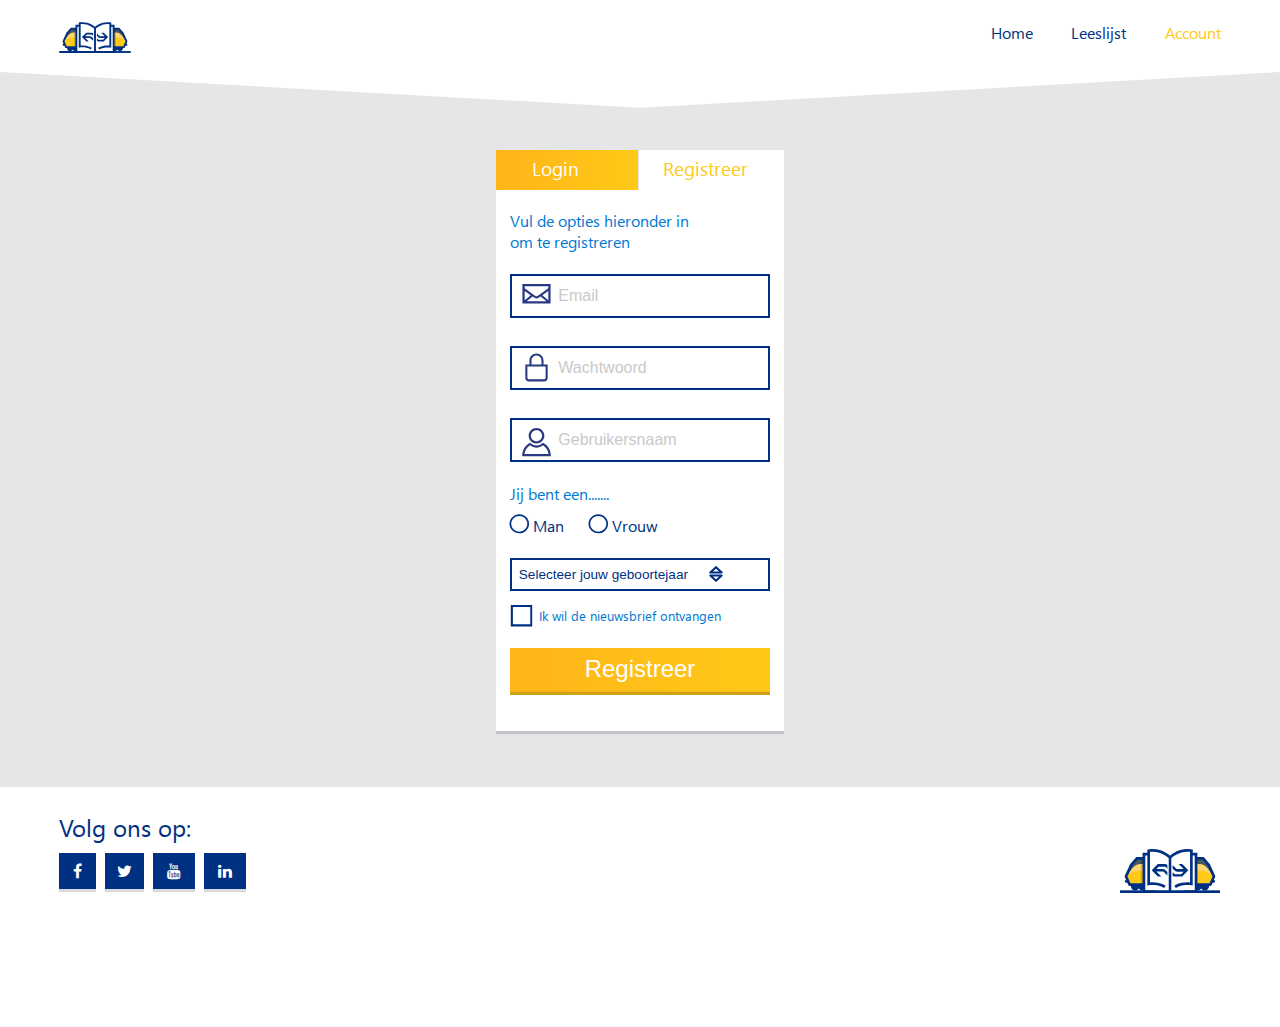
<file: registreren.html>
<!DOCTYPE html>
<html lang="nl">

<head>
    <meta charset="UTF-8">
    <!-- deze regel zorgt ervoor dat de website op mobiel niet miniatuur word -->
    <meta name="viewport" content="width=device-width, initial-scale=1.0">
    <title>Home</title>
    <link rel="stylesheet" href="css/main.css">
    <link rel="stylesheet" href="css/font-awesome.min.css">

</head>






<body>


    <!-- BEGIN HEADER MET ONDERDELEN -->
    <header>


        <!--NS LOGO SMARTPHONE -->
        <a href="index.html">
<svg id="Laag_1" xmlns="http://www.w3.org/2000/svg" viewBox="0 0 500 216.1"><style>.st0{fill:#ffc917}.st1{fill:#ffd56e}.st2{fill:#4a585c}.st3{opacity:.18}.st4{fill:#003082}</style><path class="st0" d="M378.2 45.1v145.4l9.2-5.2 12.2-12.7 35.4.7 22-11 7.8-19.7-.6-19-5.3-12.5-21.6-40.6-15.1-17.1-10.3-8.5z"/><path class="st1" d="M380.5 107.2h24.9s44 1 58.7 32.2l4.6-14.4-37.1-60-54.1-2.6 3 44.8z"/><path class="st2" d="M442.5 77.7l-20.3-29.2h-33l-1.8-.3-.8.3h-7.8l2 2.5-1.6.7.4 21.7h19c35.9 0 60.8 54.9 60.8 54.9l2.3-17.4-19.2-33.2z"/><path class="st3" d="M381.6 49.7h13.8V177h-13.8z"/><path class="st0" d="M121.8 45.1v145.4l-9.2-5.2-12.2-12.7-35.4.7-22-11-7.8-19.7.6-19 5.3-12.5 21.6-40.6 15.1-17.1 10.3-8.5z"/><path class="st1" d="M119.5 107.2h-25s-44 1-58.7 32.2L31.2 125l37.1-60 54.1-2.6-2.9 44.8z"/><path class="st2" d="M57.5 77.7l20.3-29.2h33l1.8-.3.8.3h7.8l-2 2.5 1.6.7-.4 21.7h-19c-35.9 0-60.8 54.9-60.8 54.9l-2.3-17.4 19.2-33.2z"/><path transform="rotate(-180 111.549 113.313)" class="st3" d="M104.7 49.7h13.8V177h-13.8z"/><path class="st4" d="M320.9 201.9h177.6V215H320.9z"/><path class="st4" d="M379.5 174.8v26.1c2.4.9 5 1.4 7.7 1.4 7.4 0 14-3.8 17.9-9.5 3.9 5.7 10.5 9.5 17.9 9.5 12 0 21.7-9.7 21.7-21.7 0-2-.3-4-.8-5.8h-64.4z"/><path class="st4" d="M474.7 131.3l-26.2-56.4c-.3-.6-.6-1.1-1.1-1.6l-27.9-31.1c-1.2-1.4-3-2.2-4.9-2.2h-34.7v13.1h31.8L437 81.3l24.6 52.8-15.1 33.9H376v13.1h74.7c2.6 0 4.9-1.5 6-3.9l5.6-12.5h5.8c3.6 0 6.6-2.9 6.6-6.6 0-3.6-2.9-6.6-6.6-6.6l6.6-14.9c.8-1.6.8-3.6 0-5.3zM1.5 201.9h177.6V215H1.5z"/><path class="st4" d="M120.5 174.8v26.1c-2.4.9-5 1.4-7.7 1.4-7.4 0-14-3.8-17.9-9.5-3.9 5.7-10.5 9.5-17.9 9.5-12 0-21.7-9.7-21.7-21.7 0-2 .3-4 .8-5.8h64.4z"/><path class="st4" d="M25.3 131.3l26.2-56.4c.3-.6.6-1.1 1.1-1.6l27.9-31.1c1.2-1.4 3-2.2 4.9-2.2h34.7v13.1H88.3L63 81.3l-24.6 52.8L53.5 168H124v13.1H49.3c-2.6 0-4.9-1.5-6-3.9l-5.6-12.5h-5.8c-3.6 0-6.6-2.9-6.6-6.6 0-3.6 2.9-6.6 6.6-6.6l-6.6-14.9c-.8-1.6-.8-3.6 0-5.3zM237 113.3l-9.7-9.7c-3.1-3-7.3-4.9-12-4.9h-32.9l12.2-12.2h30.9c1.3 0 2.5.6 3.4 1.5l8.1 8.1V78.9c-3-2.8-7-4.5-11.4-4.5h-36L159 104.8l30.5 30.5h17.2l-24.4-24.4h32.9c1.3 0 2.5.5 3.4 1.4l18 18 .3.3v-17.3zM310.6 74.3h-17.2l24.4 24.4h-32.9c-1.3 0-2.5-.5-3.4-1.3l-18-18-.3-.3v17.2l9.7 9.7c3.1 3 7.3 4.9 12 4.9h32.9l-12.2 12.2h-30.9c-1.3 0-2.5-.6-3.4-1.5l-8.1-8.1v17.2c3 2.8 7 4.6 11.5 4.6h35.9l30.5-30.5-30.5-30.5z"/><path class="st4" d="M386.1 167.8V19.4h-23.2V3.5l-5.5-.9c-55.2-9-94.3 19.5-107.3 31-13.1-11.4-52.2-40-107.3-31l-5.5.9v15.9H114v195.8h272.1v-47.4zm-142.6 34.1H127.1V32.4h10.1v146.1l7.6-1.2c.4-.1 44.7-6.6 76.3 12.9L228 179c-27.7-17.1-62.5-16.7-77.6-15.5V14.7c50-5.8 85 23 93.1 30.5v156.7zM373 174v27.9H256.6V45.3c8.2-7.5 43.2-36.3 93.1-30.5v148.8c-15.1-1.2-49.9-1.6-77.6 15.5l6.9 11.2c31.6-19.4 75.8-13 76.3-12.9l7.6 1.2v-146H373V174z"/></svg>
</a>
        <!--EINDE NS LOGO SMARTPHONE -->


        <!--MENU UITKLAP TRIGGER-->
        <input id="toggle-menu" type="checkbox"/>
        <label for="toggle-menu" class="menuuitklap"><i class="fa fa-angle-down fa-2x" aria-hidden="true"></i>
</label>
        <!--EINDE MENU UITKLAP TRIGGER-->


        <!--TRANSPARANT VLAK DAT UITKLAP MENU INKLAPT MET PIJL NAAR BENEDEN VORM-->
        <label for="toggle-menu" class="transvlak">
<svg xmlns="http://www.w3.org/2000/svg" viewBox="0 0 476 13.3">
  <path fill="#fff" d="M238 13.3L476 0H0z"/>
</svg>
</label>
        <!--TRANSPARANT VLAK DAT UITKLAP MENU INKLAPT MET PIJL NAAR BENEDEN VORM-->


        <!--BEGIN NAVIGATIE-->

        <nav>


            <!--MENU INKLAP TRIGGER MET LOGO-->
            <label for="toggle-menu" class="menuinklap"><svg id="Laag_1" xmlns="http://www.w3.org/2000/svg" viewBox="0 0 500 216.1"><style>.st0{fill:#ffc917}.st1{fill:#ffd56e}.st2{fill:#4a585c}.st3{opacity:.18}.st4{fill:#003082}</style><path class="st0" d="M378.2 45.1v145.4l9.2-5.2 12.2-12.7 35.4.7 22-11 7.8-19.7-.6-19-5.3-12.5-21.6-40.6-15.1-17.1-10.3-8.5z"/><path class="st1" d="M380.5 107.2h24.9s44 1 58.7 32.2l4.6-14.4-37.1-60-54.1-2.6 3 44.8z"/><path class="st2" d="M442.5 77.7l-20.3-29.2h-33l-1.8-.3-.8.3h-7.8l2 2.5-1.6.7.4 21.7h19c35.9 0 60.8 54.9 60.8 54.9l2.3-17.4-19.2-33.2z"/><path class="st3" d="M381.6 49.7h13.8V177h-13.8z"/><path class="st0" d="M121.8 45.1v145.4l-9.2-5.2-12.2-12.7-35.4.7-22-11-7.8-19.7.6-19 5.3-12.5 21.6-40.6 15.1-17.1 10.3-8.5z"/><path class="st1" d="M119.5 107.2h-25s-44 1-58.7 32.2L31.2 125l37.1-60 54.1-2.6-2.9 44.8z"/><path class="st2" d="M57.5 77.7l20.3-29.2h33l1.8-.3.8.3h7.8l-2 2.5 1.6.7-.4 21.7h-19c-35.9 0-60.8 54.9-60.8 54.9l-2.3-17.4 19.2-33.2z"/><path transform="rotate(-180 111.549 113.313)" class="st3" d="M104.7 49.7h13.8V177h-13.8z"/><path class="st4" d="M320.9 201.9h177.6V215H320.9z"/><path class="st4" d="M379.5 174.8v26.1c2.4.9 5 1.4 7.7 1.4 7.4 0 14-3.8 17.9-9.5 3.9 5.7 10.5 9.5 17.9 9.5 12 0 21.7-9.7 21.7-21.7 0-2-.3-4-.8-5.8h-64.4z"/><path class="st4" d="M474.7 131.3l-26.2-56.4c-.3-.6-.6-1.1-1.1-1.6l-27.9-31.1c-1.2-1.4-3-2.2-4.9-2.2h-34.7v13.1h31.8L437 81.3l24.6 52.8-15.1 33.9H376v13.1h74.7c2.6 0 4.9-1.5 6-3.9l5.6-12.5h5.8c3.6 0 6.6-2.9 6.6-6.6 0-3.6-2.9-6.6-6.6-6.6l6.6-14.9c.8-1.6.8-3.6 0-5.3zM1.5 201.9h177.6V215H1.5z"/><path class="st4" d="M120.5 174.8v26.1c-2.4.9-5 1.4-7.7 1.4-7.4 0-14-3.8-17.9-9.5-3.9 5.7-10.5 9.5-17.9 9.5-12 0-21.7-9.7-21.7-21.7 0-2 .3-4 .8-5.8h64.4z"/><path class="st4" d="M25.3 131.3l26.2-56.4c.3-.6.6-1.1 1.1-1.6l27.9-31.1c1.2-1.4 3-2.2 4.9-2.2h34.7v13.1H88.3L63 81.3l-24.6 52.8L53.5 168H124v13.1H49.3c-2.6 0-4.9-1.5-6-3.9l-5.6-12.5h-5.8c-3.6 0-6.6-2.9-6.6-6.6 0-3.6 2.9-6.6 6.6-6.6l-6.6-14.9c-.8-1.6-.8-3.6 0-5.3zM237 113.3l-9.7-9.7c-3.1-3-7.3-4.9-12-4.9h-32.9l12.2-12.2h30.9c1.3 0 2.5.6 3.4 1.5l8.1 8.1V78.9c-3-2.8-7-4.5-11.4-4.5h-36L159 104.8l30.5 30.5h17.2l-24.4-24.4h32.9c1.3 0 2.5.5 3.4 1.4l18 18 .3.3v-17.3zM310.6 74.3h-17.2l24.4 24.4h-32.9c-1.3 0-2.5-.5-3.4-1.3l-18-18-.3-.3v17.2l9.7 9.7c3.1 3 7.3 4.9 12 4.9h32.9l-12.2 12.2h-30.9c-1.3 0-2.5-.6-3.4-1.5l-8.1-8.1v17.2c3 2.8 7 4.6 11.5 4.6h35.9l30.5-30.5-30.5-30.5z"/><path class="st4" d="M386.1 167.8V19.4h-23.2V3.5l-5.5-.9c-55.2-9-94.3 19.5-107.3 31-13.1-11.4-52.2-40-107.3-31l-5.5.9v15.9H114v195.8h272.1v-47.4zm-142.6 34.1H127.1V32.4h10.1v146.1l7.6-1.2c.4-.1 44.7-6.6 76.3 12.9L228 179c-27.7-17.1-62.5-16.7-77.6-15.5V14.7c50-5.8 85 23 93.1 30.5v156.7zM373 174v27.9H256.6V45.3c8.2-7.5 43.2-36.3 93.1-30.5v148.8c-15.1-1.2-49.9-1.6-77.6 15.5l6.9 11.2c31.6-19.4 75.8-13 76.3-12.9l7.6 1.2v-146H373V174z"/></svg><i class="fa fa-angle-up fa-2x" aria-hidden="true"></i>
            </label>
            <!--EINDE MENU INKLAP TRIGGER MET LOGO-->


            <!-- NS LOGO TABLET/DESKTOP -->
            <a href="index.html" class="tabdesk">
        <svg id="Laag_1" xmlns="http://www.w3.org/2000/svg" viewBox="0 0 500 216.1"><style>.st0{fill:#ffc917}.st1{fill:#ffd56e}.st2{fill:#4a585c}.st3{opacity:.18}.st4{fill:#003082}</style><path class="st0" d="M378.2 45.1v145.4l9.2-5.2 12.2-12.7 35.4.7 22-11 7.8-19.7-.6-19-5.3-12.5-21.6-40.6-15.1-17.1-10.3-8.5z"/><path class="st1" d="M380.5 107.2h24.9s44 1 58.7 32.2l4.6-14.4-37.1-60-54.1-2.6 3 44.8z"/><path class="st2" d="M442.5 77.7l-20.3-29.2h-33l-1.8-.3-.8.3h-7.8l2 2.5-1.6.7.4 21.7h19c35.9 0 60.8 54.9 60.8 54.9l2.3-17.4-19.2-33.2z"/><path class="st3" d="M381.6 49.7h13.8V177h-13.8z"/><path class="st0" d="M121.8 45.1v145.4l-9.2-5.2-12.2-12.7-35.4.7-22-11-7.8-19.7.6-19 5.3-12.5 21.6-40.6 15.1-17.1 10.3-8.5z"/><path class="st1" d="M119.5 107.2h-25s-44 1-58.7 32.2L31.2 125l37.1-60 54.1-2.6-2.9 44.8z"/><path class="st2" d="M57.5 77.7l20.3-29.2h33l1.8-.3.8.3h7.8l-2 2.5 1.6.7-.4 21.7h-19c-35.9 0-60.8 54.9-60.8 54.9l-2.3-17.4 19.2-33.2z"/><path transform="rotate(-180 111.549 113.313)" class="st3" d="M104.7 49.7h13.8V177h-13.8z"/><path class="st4" d="M320.9 201.9h177.6V215H320.9z"/><path class="st4" d="M379.5 174.8v26.1c2.4.9 5 1.4 7.7 1.4 7.4 0 14-3.8 17.9-9.5 3.9 5.7 10.5 9.5 17.9 9.5 12 0 21.7-9.7 21.7-21.7 0-2-.3-4-.8-5.8h-64.4z"/><path class="st4" d="M474.7 131.3l-26.2-56.4c-.3-.6-.6-1.1-1.1-1.6l-27.9-31.1c-1.2-1.4-3-2.2-4.9-2.2h-34.7v13.1h31.8L437 81.3l24.6 52.8-15.1 33.9H376v13.1h74.7c2.6 0 4.9-1.5 6-3.9l5.6-12.5h5.8c3.6 0 6.6-2.9 6.6-6.6 0-3.6-2.9-6.6-6.6-6.6l6.6-14.9c.8-1.6.8-3.6 0-5.3zM1.5 201.9h177.6V215H1.5z"/><path class="st4" d="M120.5 174.8v26.1c-2.4.9-5 1.4-7.7 1.4-7.4 0-14-3.8-17.9-9.5-3.9 5.7-10.5 9.5-17.9 9.5-12 0-21.7-9.7-21.7-21.7 0-2 .3-4 .8-5.8h64.4z"/><path class="st4" d="M25.3 131.3l26.2-56.4c.3-.6.6-1.1 1.1-1.6l27.9-31.1c1.2-1.4 3-2.2 4.9-2.2h34.7v13.1H88.3L63 81.3l-24.6 52.8L53.5 168H124v13.1H49.3c-2.6 0-4.9-1.5-6-3.9l-5.6-12.5h-5.8c-3.6 0-6.6-2.9-6.6-6.6 0-3.6 2.9-6.6 6.6-6.6l-6.6-14.9c-.8-1.6-.8-3.6 0-5.3zM237 113.3l-9.7-9.7c-3.1-3-7.3-4.9-12-4.9h-32.9l12.2-12.2h30.9c1.3 0 2.5.6 3.4 1.5l8.1 8.1V78.9c-3-2.8-7-4.5-11.4-4.5h-36L159 104.8l30.5 30.5h17.2l-24.4-24.4h32.9c1.3 0 2.5.5 3.4 1.4l18 18 .3.3v-17.3zM310.6 74.3h-17.2l24.4 24.4h-32.9c-1.3 0-2.5-.5-3.4-1.3l-18-18-.3-.3v17.2l9.7 9.7c3.1 3 7.3 4.9 12 4.9h32.9l-12.2 12.2h-30.9c-1.3 0-2.5-.6-3.4-1.5l-8.1-8.1v17.2c3 2.8 7 4.6 11.5 4.6h35.9l30.5-30.5-30.5-30.5z"/><path class="st4" d="M386.1 167.8V19.4h-23.2V3.5l-5.5-.9c-55.2-9-94.3 19.5-107.3 31-13.1-11.4-52.2-40-107.3-31l-5.5.9v15.9H114v195.8h272.1v-47.4zm-142.6 34.1H127.1V32.4h10.1v146.1l7.6-1.2c.4-.1 44.7-6.6 76.3 12.9L228 179c-27.7-17.1-62.5-16.7-77.6-15.5V14.7c50-5.8 85 23 93.1 30.5v156.7zM373 174v27.9H256.6V45.3c8.2-7.5 43.2-36.3 93.1-30.5v148.8c-15.1-1.2-49.9-1.6-77.6 15.5l6.9 11.2c31.6-19.4 75.8-13 76.3-12.9l7.6 1.2v-146H373V174z"/></svg>
    </a>
            <!--EINDE NS LOGO TABLET/DESKTOP -->


            <!--DE NAV LINKS-->
            <ul>
                <li><a href="index.html" data-hover="Home">Home</a></li>
                <li><a href="leeslijst.html" data-hover="Leeslijst">Leeslijst</a></li>
                <li><a href="account.html" data-hover="Account" class="active">Account</a></li>
            </ul>
            <!--DE NAV LINKS-->


        </nav>


    </header>


    <svg xmlns="http://www.w3.org/2000/svg" viewBox="0 0 476 13.3">
  <path fill="#fff" d="M238 13.3L476 0H0z"/>
</svg>
    <!--EINDE HEADER MET ALLE ONDERDELEN-->





    <main>

        <section>

            <article>

                <ul class="accountmenu">
                    <li class="loginknop"><a href="account.html">Login</a></li>
                    <li class="registreerknopactief"><a href="#">Registreer</a></li>
                </ul>
                <form>


                    <fieldset>




                        <legend>Vul de opties hieronder in<br> om te registreren</legend>

                        <!-- icon met email invulveld -->
                        <input type="email" placeholder="Email" required />
                        <span class="tick">Gelukt!</span>
                        <!-- einde icon met email invulveld -->


                        <!-- icon met wachtwoord invulveld -->
                        <input type="password" name="password" placeholder="Wachtwoord" required />
                        <span class="tick">Gelukt!</span>
                        <!-- einde icon met wachtwoord invulveld -->


                        <!-- icon met voornaam invulveld -->
                        <input type="username" name="gebruikersnaam" placeholder="Gebruikersnaam" required />
                        <span class="tick">Gelukt!</span>
                        <!-- einde icon met voornaam invulveld -->




                        <!-- Gender -->
                        <p>Jij bent een.......</p>
                        <input type="radio" id="male" name="gender" />
                        <label for="male">Man</label>
                        <input type="radio" id="female" name="gender" />
                        <label for="female">Vrouw</label>



                        <select>
                        <option>Selecteer jouw geboortejaar</option>
                        <option>1995</option>
                        <option>1996</option>
                        <option>1997</option>
                        <option>1998</option>
                        <option>1999</option>
                        <option>2000</option>
                        <option>2001</option>
                        <option>2002</option>
                        <option>2003</option>

                        </select>


                        <input type="checkbox" id="nieuwsbrief" />
                        <label for="nieuwsbrief">Ik wil de nieuwsbrief ontvangen</label><br/>


                        <input type="submit" value="Registreer" />

                    </fieldset>
                </form>

            </article>










        </section>






    </main>


  <footer>

        <!-- SOCIALS -->

        <div class="footer-social-icons">
            <h3 class="_14">Volg ons op:</h3>
            <ul class="social-icons">
                <li><a href="https://www.facebook.com/nederlandsespoorwegen/" class="social-icon"> <i class="fa fa-facebook"></i></a></li>
                <li><a href="http://www.dumpert.nl/" class="social-icon"> <i class="fa fa-twitter"></i></a></li>
                <li><a href="https://www.youtube.com/user/NS/videos" class="social-icon"> <i class="fa fa-youtube"></i></a></li>
                <li><a href="http://www.dumpert.nl/" class="social-icon"> <i class="fa fa-linkedin"></i></a></li>
            </ul>
        </div>

        <!-- SOCIALS -->

        <img src="img/Nsverhalenlogo.svg" alt="logo" width="100" heigth="">

    </footer>



</body>



<script src="javascript/main.js"></script>


</html>
</file>
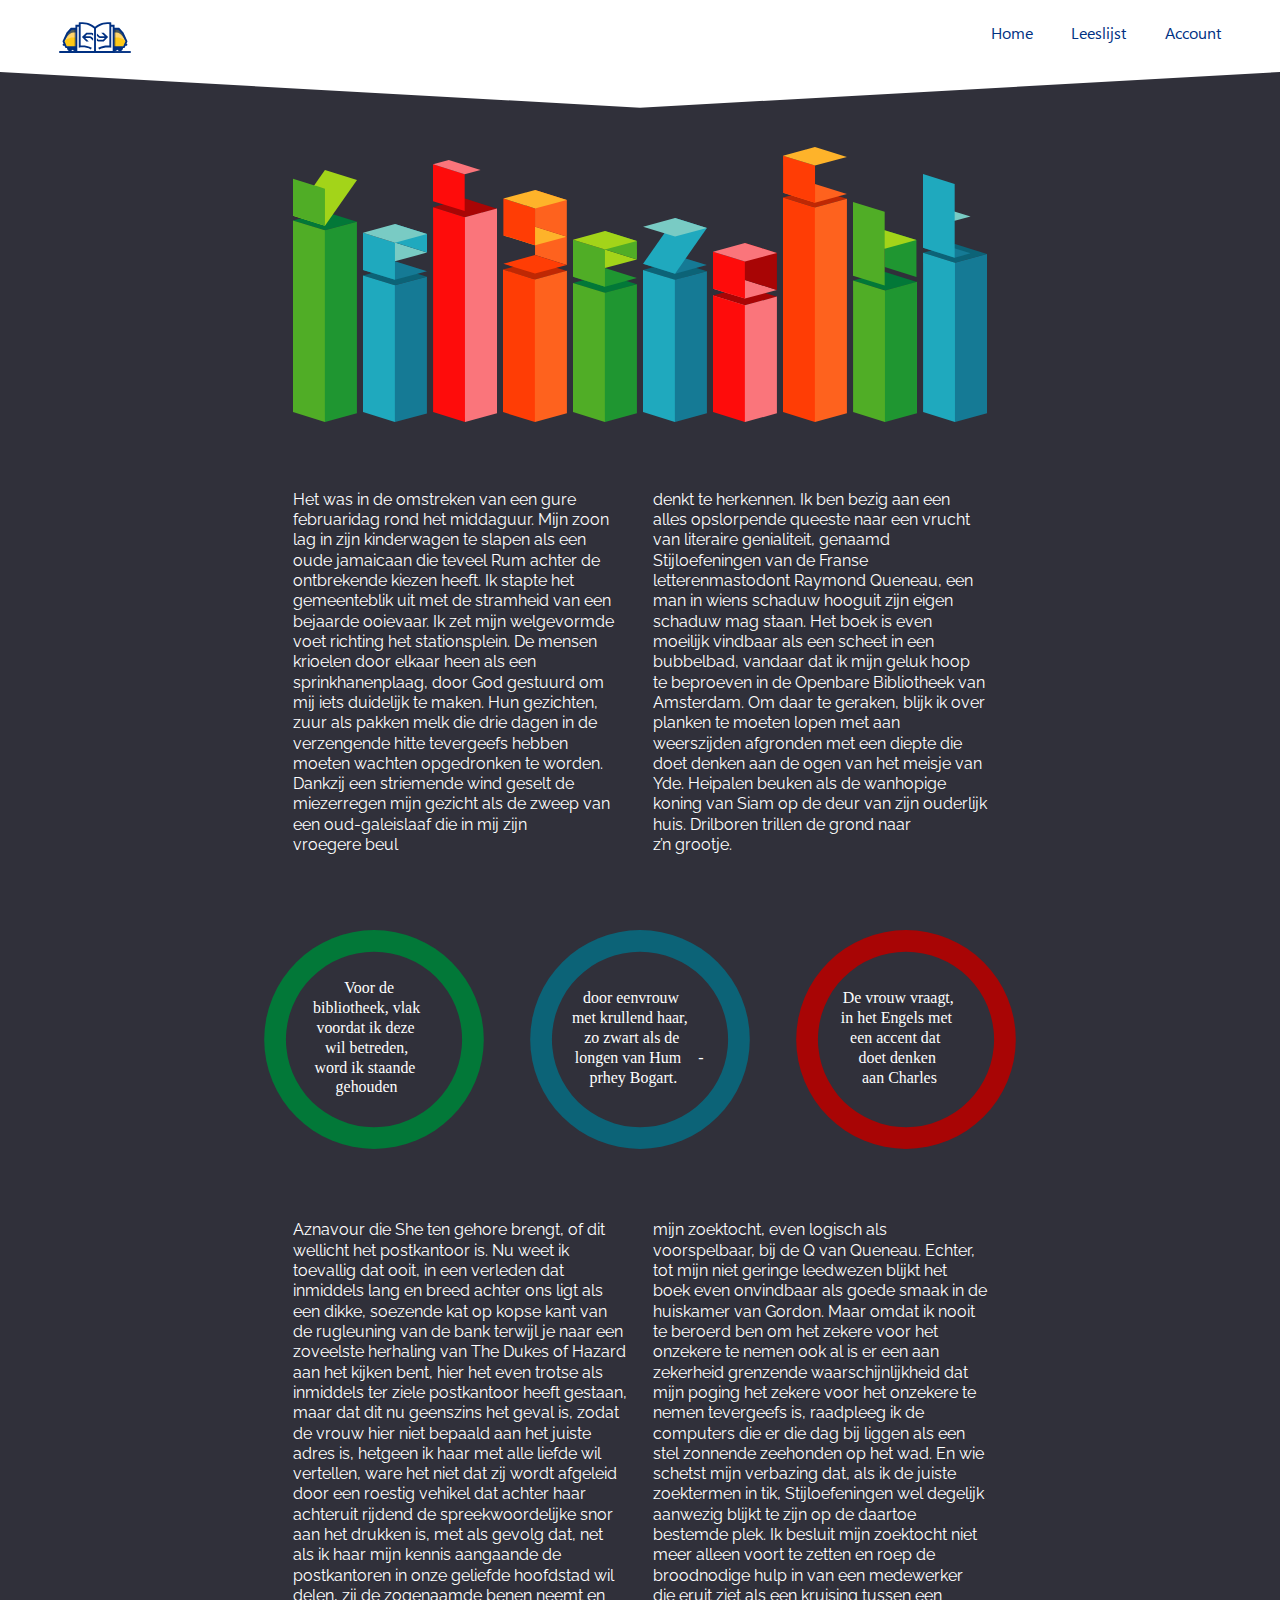
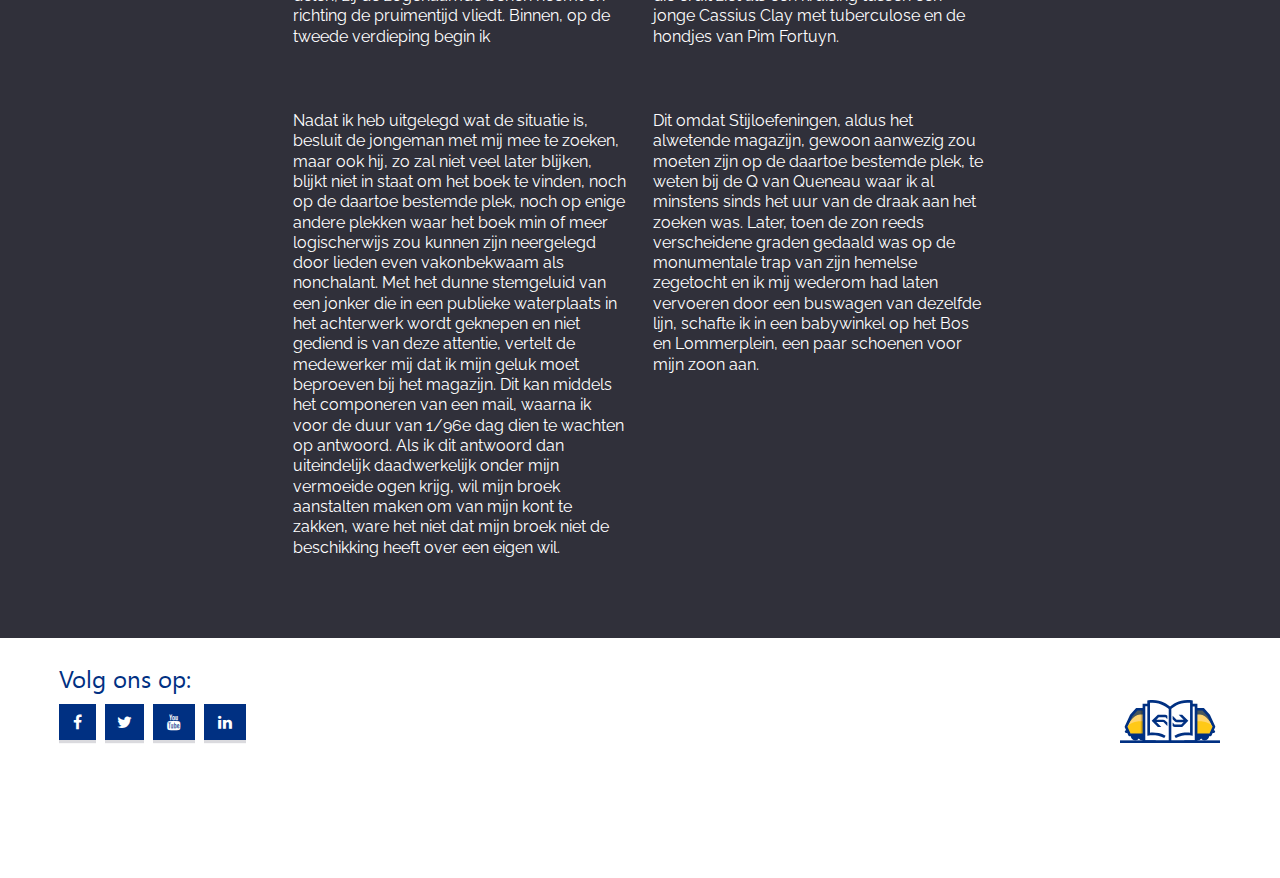
<file: vergezocht.html>
<!DOCTYPE html>
<html lang="nl">

<head>
    <meta charset="UTF-8">
    <!-- deze regel zorgt ervoor dat de website op mobiel niet miniatuur word -->
    <meta name="viewport" content="width=device-width, initial-scale=1.0">
    <title>Home</title>
    <link rel="stylesheet" href="css/main.css">
    <link rel="stylesheet" href="css/font-awesome.min.css">
    <link href="https://fonts.googleapis.com/css?family=Raleway|Ubuntu" rel="stylesheet">
</head>






<body class="vergezochtbody">


    <!-- BEGIN HEADER MET ONDERDELEN -->
    <header>


        <!--NS LOGO SMARTPHONE -->
        <a href="index.html">
<svg id="Laag_1" xmlns="http://www.w3.org/2000/svg" viewBox="0 0 500 216.1"><style>.st0{fill:#ffc917}.st1{fill:#ffd56e}.st2{fill:#4a585c}.st3{opacity:.18}.st4{fill:#003082}</style><path class="st0" d="M378.2 45.1v145.4l9.2-5.2 12.2-12.7 35.4.7 22-11 7.8-19.7-.6-19-5.3-12.5-21.6-40.6-15.1-17.1-10.3-8.5z"/><path class="st1" d="M380.5 107.2h24.9s44 1 58.7 32.2l4.6-14.4-37.1-60-54.1-2.6 3 44.8z"/><path class="st2" d="M442.5 77.7l-20.3-29.2h-33l-1.8-.3-.8.3h-7.8l2 2.5-1.6.7.4 21.7h19c35.9 0 60.8 54.9 60.8 54.9l2.3-17.4-19.2-33.2z"/><path class="st3" d="M381.6 49.7h13.8V177h-13.8z"/><path class="st0" d="M121.8 45.1v145.4l-9.2-5.2-12.2-12.7-35.4.7-22-11-7.8-19.7.6-19 5.3-12.5 21.6-40.6 15.1-17.1 10.3-8.5z"/><path class="st1" d="M119.5 107.2h-25s-44 1-58.7 32.2L31.2 125l37.1-60 54.1-2.6-2.9 44.8z"/><path class="st2" d="M57.5 77.7l20.3-29.2h33l1.8-.3.8.3h7.8l-2 2.5 1.6.7-.4 21.7h-19c-35.9 0-60.8 54.9-60.8 54.9l-2.3-17.4 19.2-33.2z"/><path transform="rotate(-180 111.549 113.313)" class="st3" d="M104.7 49.7h13.8V177h-13.8z"/><path class="st4" d="M320.9 201.9h177.6V215H320.9z"/><path class="st4" d="M379.5 174.8v26.1c2.4.9 5 1.4 7.7 1.4 7.4 0 14-3.8 17.9-9.5 3.9 5.7 10.5 9.5 17.9 9.5 12 0 21.7-9.7 21.7-21.7 0-2-.3-4-.8-5.8h-64.4z"/><path class="st4" d="M474.7 131.3l-26.2-56.4c-.3-.6-.6-1.1-1.1-1.6l-27.9-31.1c-1.2-1.4-3-2.2-4.9-2.2h-34.7v13.1h31.8L437 81.3l24.6 52.8-15.1 33.9H376v13.1h74.7c2.6 0 4.9-1.5 6-3.9l5.6-12.5h5.8c3.6 0 6.6-2.9 6.6-6.6 0-3.6-2.9-6.6-6.6-6.6l6.6-14.9c.8-1.6.8-3.6 0-5.3zM1.5 201.9h177.6V215H1.5z"/><path class="st4" d="M120.5 174.8v26.1c-2.4.9-5 1.4-7.7 1.4-7.4 0-14-3.8-17.9-9.5-3.9 5.7-10.5 9.5-17.9 9.5-12 0-21.7-9.7-21.7-21.7 0-2 .3-4 .8-5.8h64.4z"/><path class="st4" d="M25.3 131.3l26.2-56.4c.3-.6.6-1.1 1.1-1.6l27.9-31.1c1.2-1.4 3-2.2 4.9-2.2h34.7v13.1H88.3L63 81.3l-24.6 52.8L53.5 168H124v13.1H49.3c-2.6 0-4.9-1.5-6-3.9l-5.6-12.5h-5.8c-3.6 0-6.6-2.9-6.6-6.6 0-3.6 2.9-6.6 6.6-6.6l-6.6-14.9c-.8-1.6-.8-3.6 0-5.3zM237 113.3l-9.7-9.7c-3.1-3-7.3-4.9-12-4.9h-32.9l12.2-12.2h30.9c1.3 0 2.5.6 3.4 1.5l8.1 8.1V78.9c-3-2.8-7-4.5-11.4-4.5h-36L159 104.8l30.5 30.5h17.2l-24.4-24.4h32.9c1.3 0 2.5.5 3.4 1.4l18 18 .3.3v-17.3zM310.6 74.3h-17.2l24.4 24.4h-32.9c-1.3 0-2.5-.5-3.4-1.3l-18-18-.3-.3v17.2l9.7 9.7c3.1 3 7.3 4.9 12 4.9h32.9l-12.2 12.2h-30.9c-1.3 0-2.5-.6-3.4-1.5l-8.1-8.1v17.2c3 2.8 7 4.6 11.5 4.6h35.9l30.5-30.5-30.5-30.5z"/><path class="st4" d="M386.1 167.8V19.4h-23.2V3.5l-5.5-.9c-55.2-9-94.3 19.5-107.3 31-13.1-11.4-52.2-40-107.3-31l-5.5.9v15.9H114v195.8h272.1v-47.4zm-142.6 34.1H127.1V32.4h10.1v146.1l7.6-1.2c.4-.1 44.7-6.6 76.3 12.9L228 179c-27.7-17.1-62.5-16.7-77.6-15.5V14.7c50-5.8 85 23 93.1 30.5v156.7zM373 174v27.9H256.6V45.3c8.2-7.5 43.2-36.3 93.1-30.5v148.8c-15.1-1.2-49.9-1.6-77.6 15.5l6.9 11.2c31.6-19.4 75.8-13 76.3-12.9l7.6 1.2v-146H373V174z"/></svg>
</a>
        <!--EINDE NS LOGO SMARTPHONE -->


        <!--MENU UITKLAP TRIGGER-->
        <input id="toggle-menu" type="checkbox" />
        <label for="toggle-menu" class="menuuitklap"><i class="fa fa-angle-down fa-2x" aria-hidden="true"></i>
</label>
        <!--EINDE MENU UITKLAP TRIGGER-->




        <!--TRANSPARANT VLAK DAT UITKLAP MENU INKLAPT MET PIJL NAAR BENEDEN VORM-->
        <label for="toggle-menu" class="transvlak">
<svg xmlns="http://www.w3.org/2000/svg" viewBox="0 0 476 13.3">
  <path fill="#fff" d="M238 13.3L476 0H0z"/>
</svg>
</label>
        <!--TRANSPARANT VLAK DAT UITKLAP MENU INKLAPT MET PIJL NAAR BENEDEN VORM-->


        <!--BEGIN NAVIGATIE-->

        <nav>


            <!--MENU INKLAP TRIGGER MET LOGO-->
            <label for="toggle-menu" class="menuinklap"><svg id="Laag_1" xmlns="http://www.w3.org/2000/svg" viewBox="0 0 500 216.1"><style>.st0{fill:#ffc917}.st1{fill:#ffd56e}.st2{fill:#4a585c}.st3{opacity:.18}.st4{fill:#003082}</style><path class="st0" d="M378.2 45.1v145.4l9.2-5.2 12.2-12.7 35.4.7 22-11 7.8-19.7-.6-19-5.3-12.5-21.6-40.6-15.1-17.1-10.3-8.5z"/><path class="st1" d="M380.5 107.2h24.9s44 1 58.7 32.2l4.6-14.4-37.1-60-54.1-2.6 3 44.8z"/><path class="st2" d="M442.5 77.7l-20.3-29.2h-33l-1.8-.3-.8.3h-7.8l2 2.5-1.6.7.4 21.7h19c35.9 0 60.8 54.9 60.8 54.9l2.3-17.4-19.2-33.2z"/><path class="st3" d="M381.6 49.7h13.8V177h-13.8z"/><path class="st0" d="M121.8 45.1v145.4l-9.2-5.2-12.2-12.7-35.4.7-22-11-7.8-19.7.6-19 5.3-12.5 21.6-40.6 15.1-17.1 10.3-8.5z"/><path class="st1" d="M119.5 107.2h-25s-44 1-58.7 32.2L31.2 125l37.1-60 54.1-2.6-2.9 44.8z"/><path class="st2" d="M57.5 77.7l20.3-29.2h33l1.8-.3.8.3h7.8l-2 2.5 1.6.7-.4 21.7h-19c-35.9 0-60.8 54.9-60.8 54.9l-2.3-17.4 19.2-33.2z"/><path transform="rotate(-180 111.549 113.313)" class="st3" d="M104.7 49.7h13.8V177h-13.8z"/><path class="st4" d="M320.9 201.9h177.6V215H320.9z"/><path class="st4" d="M379.5 174.8v26.1c2.4.9 5 1.4 7.7 1.4 7.4 0 14-3.8 17.9-9.5 3.9 5.7 10.5 9.5 17.9 9.5 12 0 21.7-9.7 21.7-21.7 0-2-.3-4-.8-5.8h-64.4z"/><path class="st4" d="M474.7 131.3l-26.2-56.4c-.3-.6-.6-1.1-1.1-1.6l-27.9-31.1c-1.2-1.4-3-2.2-4.9-2.2h-34.7v13.1h31.8L437 81.3l24.6 52.8-15.1 33.9H376v13.1h74.7c2.6 0 4.9-1.5 6-3.9l5.6-12.5h5.8c3.6 0 6.6-2.9 6.6-6.6 0-3.6-2.9-6.6-6.6-6.6l6.6-14.9c.8-1.6.8-3.6 0-5.3zM1.5 201.9h177.6V215H1.5z"/><path class="st4" d="M120.5 174.8v26.1c-2.4.9-5 1.4-7.7 1.4-7.4 0-14-3.8-17.9-9.5-3.9 5.7-10.5 9.5-17.9 9.5-12 0-21.7-9.7-21.7-21.7 0-2 .3-4 .8-5.8h64.4z"/><path class="st4" d="M25.3 131.3l26.2-56.4c.3-.6.6-1.1 1.1-1.6l27.9-31.1c1.2-1.4 3-2.2 4.9-2.2h34.7v13.1H88.3L63 81.3l-24.6 52.8L53.5 168H124v13.1H49.3c-2.6 0-4.9-1.5-6-3.9l-5.6-12.5h-5.8c-3.6 0-6.6-2.9-6.6-6.6 0-3.6 2.9-6.6 6.6-6.6l-6.6-14.9c-.8-1.6-.8-3.6 0-5.3zM237 113.3l-9.7-9.7c-3.1-3-7.3-4.9-12-4.9h-32.9l12.2-12.2h30.9c1.3 0 2.5.6 3.4 1.5l8.1 8.1V78.9c-3-2.8-7-4.5-11.4-4.5h-36L159 104.8l30.5 30.5h17.2l-24.4-24.4h32.9c1.3 0 2.5.5 3.4 1.4l18 18 .3.3v-17.3zM310.6 74.3h-17.2l24.4 24.4h-32.9c-1.3 0-2.5-.5-3.4-1.3l-18-18-.3-.3v17.2l9.7 9.7c3.1 3 7.3 4.9 12 4.9h32.9l-12.2 12.2h-30.9c-1.3 0-2.5-.6-3.4-1.5l-8.1-8.1v17.2c3 2.8 7 4.6 11.5 4.6h35.9l30.5-30.5-30.5-30.5z"/><path class="st4" d="M386.1 167.8V19.4h-23.2V3.5l-5.5-.9c-55.2-9-94.3 19.5-107.3 31-13.1-11.4-52.2-40-107.3-31l-5.5.9v15.9H114v195.8h272.1v-47.4zm-142.6 34.1H127.1V32.4h10.1v146.1l7.6-1.2c.4-.1 44.7-6.6 76.3 12.9L228 179c-27.7-17.1-62.5-16.7-77.6-15.5V14.7c50-5.8 85 23 93.1 30.5v156.7zM373 174v27.9H256.6V45.3c8.2-7.5 43.2-36.3 93.1-30.5v148.8c-15.1-1.2-49.9-1.6-77.6 15.5l6.9 11.2c31.6-19.4 75.8-13 76.3-12.9l7.6 1.2v-146H373V174z"/></svg><i class="fa fa-angle-up fa-2x" aria-hidden="true"></i>
            </label>
            <!--EINDE MENU INKLAP TRIGGER MET LOGO-->


            <!-- NS LOGO TABLET/DESKTOP -->
            <a href="index.html" class="tabdesk">
        <svg id="Laag_1" xmlns="http://www.w3.org/2000/svg" viewBox="0 0 500 216.1"><style>.st0{fill:#ffc917}.st1{fill:#ffd56e}.st2{fill:#4a585c}.st3{opacity:.18}.st4{fill:#003082}</style><path class="st0" d="M378.2 45.1v145.4l9.2-5.2 12.2-12.7 35.4.7 22-11 7.8-19.7-.6-19-5.3-12.5-21.6-40.6-15.1-17.1-10.3-8.5z"/><path class="st1" d="M380.5 107.2h24.9s44 1 58.7 32.2l4.6-14.4-37.1-60-54.1-2.6 3 44.8z"/><path class="st2" d="M442.5 77.7l-20.3-29.2h-33l-1.8-.3-.8.3h-7.8l2 2.5-1.6.7.4 21.7h19c35.9 0 60.8 54.9 60.8 54.9l2.3-17.4-19.2-33.2z"/><path class="st3" d="M381.6 49.7h13.8V177h-13.8z"/><path class="st0" d="M121.8 45.1v145.4l-9.2-5.2-12.2-12.7-35.4.7-22-11-7.8-19.7.6-19 5.3-12.5 21.6-40.6 15.1-17.1 10.3-8.5z"/><path class="st1" d="M119.5 107.2h-25s-44 1-58.7 32.2L31.2 125l37.1-60 54.1-2.6-2.9 44.8z"/><path class="st2" d="M57.5 77.7l20.3-29.2h33l1.8-.3.8.3h7.8l-2 2.5 1.6.7-.4 21.7h-19c-35.9 0-60.8 54.9-60.8 54.9l-2.3-17.4 19.2-33.2z"/><path transform="rotate(-180 111.549 113.313)" class="st3" d="M104.7 49.7h13.8V177h-13.8z"/><path class="st4" d="M320.9 201.9h177.6V215H320.9z"/><path class="st4" d="M379.5 174.8v26.1c2.4.9 5 1.4 7.7 1.4 7.4 0 14-3.8 17.9-9.5 3.9 5.7 10.5 9.5 17.9 9.5 12 0 21.7-9.7 21.7-21.7 0-2-.3-4-.8-5.8h-64.4z"/><path class="st4" d="M474.7 131.3l-26.2-56.4c-.3-.6-.6-1.1-1.1-1.6l-27.9-31.1c-1.2-1.4-3-2.2-4.9-2.2h-34.7v13.1h31.8L437 81.3l24.6 52.8-15.1 33.9H376v13.1h74.7c2.6 0 4.9-1.5 6-3.9l5.6-12.5h5.8c3.6 0 6.6-2.9 6.6-6.6 0-3.6-2.9-6.6-6.6-6.6l6.6-14.9c.8-1.6.8-3.6 0-5.3zM1.5 201.9h177.6V215H1.5z"/><path class="st4" d="M120.5 174.8v26.1c-2.4.9-5 1.4-7.7 1.4-7.4 0-14-3.8-17.9-9.5-3.9 5.7-10.5 9.5-17.9 9.5-12 0-21.7-9.7-21.7-21.7 0-2 .3-4 .8-5.8h64.4z"/><path class="st4" d="M25.3 131.3l26.2-56.4c.3-.6.6-1.1 1.1-1.6l27.9-31.1c1.2-1.4 3-2.2 4.9-2.2h34.7v13.1H88.3L63 81.3l-24.6 52.8L53.5 168H124v13.1H49.3c-2.6 0-4.9-1.5-6-3.9l-5.6-12.5h-5.8c-3.6 0-6.6-2.9-6.6-6.6 0-3.6 2.9-6.6 6.6-6.6l-6.6-14.9c-.8-1.6-.8-3.6 0-5.3zM237 113.3l-9.7-9.7c-3.1-3-7.3-4.9-12-4.9h-32.9l12.2-12.2h30.9c1.3 0 2.5.6 3.4 1.5l8.1 8.1V78.9c-3-2.8-7-4.5-11.4-4.5h-36L159 104.8l30.5 30.5h17.2l-24.4-24.4h32.9c1.3 0 2.5.5 3.4 1.4l18 18 .3.3v-17.3zM310.6 74.3h-17.2l24.4 24.4h-32.9c-1.3 0-2.5-.5-3.4-1.3l-18-18-.3-.3v17.2l9.7 9.7c3.1 3 7.3 4.9 12 4.9h32.9l-12.2 12.2h-30.9c-1.3 0-2.5-.6-3.4-1.5l-8.1-8.1v17.2c3 2.8 7 4.6 11.5 4.6h35.9l30.5-30.5-30.5-30.5z"/><path class="st4" d="M386.1 167.8V19.4h-23.2V3.5l-5.5-.9c-55.2-9-94.3 19.5-107.3 31-13.1-11.4-52.2-40-107.3-31l-5.5.9v15.9H114v195.8h272.1v-47.4zm-142.6 34.1H127.1V32.4h10.1v146.1l7.6-1.2c.4-.1 44.7-6.6 76.3 12.9L228 179c-27.7-17.1-62.5-16.7-77.6-15.5V14.7c50-5.8 85 23 93.1 30.5v156.7zM373 174v27.9H256.6V45.3c8.2-7.5 43.2-36.3 93.1-30.5v148.8c-15.1-1.2-49.9-1.6-77.6 15.5l6.9 11.2c31.6-19.4 75.8-13 76.3-12.9l7.6 1.2v-146H373V174z"/></svg>
    </a>
            <!--EINDE NS LOGO TABLET/DESKTOP -->


            <!--DE NAV LINKS-->
            <ul>
                <li><a href="index.html" data-hover="Home">Home</a></li>
                <li><a href="leeslijst.html" data-hover="Leeslijst">Leeslijst</a></li>
                <li><a href="account.html" data-hover="Account">Account</a></li>
            </ul>
            <!--DE NAV LINKS-->


        </nav>


    </header>


    <svg xmlns="http://www.w3.org/2000/svg" viewBox="0 0 476 13.3">
  <path fill="#fff" d="M238 13.3L476 0H0z"/>
</svg>
    <!--EINDE HEADER MET ALLE ONDERDELEN-->







   <main class="vergezocht">



<div class="chartBarsWrap">
    <div class="chartBars chartBars2">
        <ul class="numbers">

        </ul>
        <ul class="bars">
            <li>
                <div data-percentage="92" class="bar vBar trigger"></div><b></b></li>

                <li>
    <div data-percentage="72" class="bar eBar trigger"></div><b></b></li>

<li>
    <div data-percentage="95" class="bar rBar trigger"></div><b></b></li>

<li>
    <div data-percentage="85" class="bar gBar trigger"></div><b></b></li>

            <li>
    <div data-percentage="70" class="bar e2Bar trigger"></div>
                    <b></b></li>

                    <li>
    <div data-percentage="74" class="bar zBar trigger"></div><b></b></li>

                    <li>
    <div data-percentage="65" class="bar oBar trigger"></div><b></b></li>

                    <li>
    <div data-percentage="100" class="bar cBar trigger"></div><b></b></li>

                    <li>
    <div data-percentage="80" class="bar hBar trigger"></div><b></b></li>

                    <li>
    <div data-percentage="90" class="bar tBar trigger"></div><b></b></li>

        </ul>
    </div>
</div>


<section class="wrappereerstealineas">

<article class="eerstealineas">

<article class="eerste">
Het was in de omstreken van een gure februaridag
rond het middaguur. Mijn zoon lag in
zijn kinderwagen te slapen als een oude jamaicaan
die teveel Rum achter de ontbrekende
kiezen heeft. Ik stapte het gemeenteblik uit
met de stramheid van een bejaarde ooievaar.
Ik zet mijn welgevormde voet richting het stationsplein.
De mensen krioelen door elkaar
heen als een sprinkhanenplaag, door God
gestuurd om mij iets duidelijk te maken. Hun
gezichten, zuur als pakken melk die drie dagen
in de verzengende hitte tevergeefs hebben
moeten wachten opgedronken te worden.
Dankzij een striemende wind geselt de miezerregen
mijn gezicht als de zweep van een
oud-galeislaaf die in mij zijn <br>vroegere beul
</article>




<!-- DE TUSSEN GRAFIEKJES -->


<div class="wrapper">




<div class="bar" data-total="3000">
    <div class="fill orange" data-amount="3000"></div>
</div>

    </div>

<!-- EINDE DE TUSSEN GRAFIEKJES -->





<article class="eerste">
denkt te herkennen. Ik ben bezig aan een alles
opslorpende queeste naar een vrucht van literaire
genialiteit, genaamd Stijloefeningen van
de Franse letterenmastodont Raymond
Queneau, een man in wiens schaduw hooguit
zijn eigen schaduw mag staan. Het boek is
even moeilijk vindbaar als een scheet in een
bubbelbad, vandaar dat ik mijn geluk hoop te
beproeven in de Openbare Bibliotheek van
Amsterdam. Om daar te geraken, blijk ik over
planken te moeten lopen met aan weerszijden
afgronden met een diepte die doet denken aan
de ogen van het meisje van Yde. Heipalen
beuken als de wanhopige koning van Siam op
de deur van zijn ouderlijk huis. Drilboren trillen
de grond naar <br>z’n grootje.
</article>

</article>





<!-- RONDE GRAFIEKEN -->

<div class="box-piesite">
    <ul>
        <li class="design">
            <div class="piesite" id="pie_0" data-pie="82"></div>
        </li>
        <li class="usability">
            <div class="piesite" id="pie_2" data-pie="55"></div>
        </li>
        <li class="creativity">
            <div class="piesite" id="pie_1" data-pie="33"></div>
        </li>
    </ul>
</div>

<!-- EINDE RONDE GRAFIEKEN -->




<article class="eerstealineas">
<article class="eerste">
Aznavour die She ten gehore
brengt, of dit wellicht het postkantoor is.
Nu weet ik toevallig dat ooit, in een verleden
dat inmiddels lang en breed achter ons ligt als
een dikke, soezende kat op kopse kant van de
rugleuning van de bank terwijl je naar een
zoveelste herhaling van The Dukes of Hazard
aan het kijken bent, hier het even trotse als
inmiddels ter ziele postkantoor heeft gestaan,
maar dat dit nu geenszins het geval is, zodat de
vrouw hier niet bepaald aan het juiste adres is,
hetgeen ik haar met alle liefde wil vertellen,
ware het niet dat zij wordt afgeleid door een
roestig vehikel dat achter haar achteruit rijdend
de spreekwoordelijke snor aan het drukken
is, met als gevolg dat, net als ik haar mijn
kennis aangaande de postkantoren in onze
geliefde hoofdstad wil delen, zij de zogenaamde
benen neemt en richting de pruimentijd
vliedt. Binnen, op de tweede verdieping begin ik
</article>



<!-- TWEEDE TUSSEN GRAFIEKJES -->


<div class="wrapper">




<div class="bar" data-total="3000">
    <div class="fill orange" data-amount="3000"></div>
</div>

    </div>

<!-- EINDE TWEEDE TUSSEN GRAFIEKJES -->





<article class="eerste">
mijn zoektocht, even logisch als voorspelbaar, bij
de Q van Queneau. Echter, tot mijn niet
geringe leedwezen blijkt het boek even
onvindbaar als goede smaak in de huiskamer
van Gordon. Maar omdat ik nooit te beroerd
ben om het zekere voor het onzekere te nemen
ook al is er een aan zekerheid grenzende waarschijnlijkheid
dat mijn poging het zekere voor
het onzekere te nemen tevergeefs is, raadpleeg
ik de computers die er die dag bij liggen als
een stel zonnende zeehonden op het wad. En
wie schetst mijn verbazing dat, als ik de juiste
zoektermen in tik, Stijloefeningen wel degelijk
aanwezig blijkt te zijn op de daartoe
bestemde plek. Ik besluit mijn zoektocht niet
meer alleen voort te zetten en roep de broodnodige
hulp in van een medewerker die eruit
ziet als een kruising tussen een jonge Cassius
Clay met tuberculose en de hondjes van Pim
Fortuyn.
</article>
</article>


<!-- TWEEDE TUSSEN GRAFIEKJES -->


<div class="wrapper">




<div class="bar" data-total="3000">
    <div class="fill orange" data-amount="3000"></div>
</div>

    </div>

<!-- EINDE TWEEDE TUSSEN GRAFIEKJES -->


<article class="eerstealineas">
<article class="eerste">
Nadat ik heb uitgelegd wat de situatie
is, besluit de jongeman met mij mee te zoeken,
maar ook hij, zo zal niet veel later blijken,
blijkt niet in staat om het boek te vinden, noch
op de daartoe bestemde plek, noch op enige
andere plekken waar het boek min of meer
logischerwijs zou kunnen zijn neergelegd door
lieden even vakonbekwaam als nonchalant.
Met het dunne stemgeluid van een jonker die
in een publieke waterplaats in het achterwerk
wordt geknepen en niet gediend is van deze
attentie, vertelt de medewerker mij dat ik mijn
geluk moet beproeven bij het magazijn. Dit
kan middels het componeren van een mail,
waarna ik voor de duur van 1/96e dag dien te
wachten op antwoord. Als ik dit antwoord dan
uiteindelijk daadwerkelijk onder mijn vermoeide
ogen krijg, wil mijn broek aanstalten
maken om van mijn kont te zakken, ware het
niet dat mijn broek niet de beschikking heeft
over een eigen wil.
</article>



<!-- TWEEDE TUSSEN GRAFIEKJES -->


<div class="wrapper">




<div class="bar" data-total="3000">
    <div class="fill orange" data-amount="3000"></div>
</div>

    </div>

<!-- EINDE TWEEDE TUSSEN GRAFIEKJES -->

<article class="eerste">
Dit omdat Stijloefeningen,
aldus het alwetende magazijn, gewoon aanwezig
zou moeten zijn op de daartoe bestemde
plek, te weten bij de Q van Queneau waar ik al
minstens sinds het uur van de draak aan het
zoeken was.
Later, toen de zon reeds verscheidene graden
gedaald was op de monumentale trap van zijn
hemelse zegetocht en ik mij wederom had
laten vervoeren door een buswagen van
dezelfde lijn, schafte ik in een babywinkel op
het Bos en Lommerplein, een paar schoenen
voor mijn zoon aan.
</article>
    </article>




</section>

    </main>


    <footer>

      <!-- SOCIALS -->

<div class="footer-social-icons">
    <h3 class="_14">Volg ons op:</h3>
    <ul class="social-icons">
        <li><a href="https://www.facebook.com/nederlandsespoorwegen/" class="social-icon"> <i class="fa fa-facebook"></i></a></li>
        <li><a href="http://www.dumpert.nl/" class="social-icon"> <i class="fa fa-twitter"></i></a></li>
        <li><a href="https://www.youtube.com/user/NS/videos" class="social-icon"> <i class="fa fa-youtube"></i></a></li>
        <li><a href="http://www.dumpert.nl/" class="social-icon"> <i class="fa fa-linkedin"></i></a></li>
    </ul>
</div>

<!-- SOCIALS -->

 <img src="img/Nsverhalenlogo.svg" alt="logo" width="100" heigth="">

    </footer>


</body>


<script src="javascript/jquery-3.3.1.min.js"></script>
<script src="javascript/vergezocht.js"></script>


</html>
</file>
<file: css/main.css>
@font-face {
    font-family: Segoe UI;
    src: url('../fonts/segoeui.ttf');
}

@font-face {
    font-family: Segoe UI;
    font-weight: bold;
    src: url('../fonts/segoeui.ttf');
}

/* Code hieronder zorgt ervoor dat de margins van alle elementen worden gereset naar 0 dit heb ik gedaan om van de witruimte boven de header af te komen. */

* {
    margin: 0;
    padding: 0;
    box-sizing: border-box;
}

body {
    color: #003082;
    font-family: Segoe UI;
    background-color: #e6e6e9;
}


/* !BEGIN HEADER/NAVIGATIE! */

/* !DE HEADER NIET UITGEKLAPT! */

header {
    display: flex;
    justify-content: space-between;
    background: white;
    height: 4em;
}


/* ONDERKANT HEADER */

header + svg {
    width: 100%;
    border-top: solid 0.5em white;
    margin-top: -0, 2em;
}

/* ONDERKANT HEADER */

/* NS LOGO SMARTPHONE */

a svg {
    width: 4.5em;
    margin: 1.4em 0 2em 1.6em;
    display: block;
}

/* NS LOGO SMARTPHONE */

/* MENU UITKLAP ICON*/

.menuuitklap {
    align-self: center;
    color: #003082;
    z-index: 1001;
    padding-right: 1.6em;
    width: 8.5em;
    text-align: right;
}

/* EINDE MENU UITKLAP ICON*/

/* !EINDE HEADER NIET UITGEKLAPT! */

/* !BEGIN UITKLAPMENU! */

/* MENU INKLAP TRIGGER MET LOGO*/

.menuinklap {
    display: flex;
    justify-content: space-between;
    background-color: white;
    height: 4em;
    margin: -0.1em 1.6em 0 2.2em;
    text-align: center;
    color: #003082;
}

/* MENU INKLAP TRIGGER MET LOGO*/

/* ICON MENUINKLAP*/

label i {
    margin-top: 0.3em;
}

/* ICON MENUINKLAP*/

/* NS LOGO UITGEKLAPT MENU*/

.menuinklap svg {
    width: 4.5em;
    padding-top: 1em;
    margin-left: -0.6em;
}

/* NS LOGO UITGEKLAPT MENU*/

/* TRANSPARANT VLAK WANNEER HEADER UITGEKLAPT IS */

.transvlak {
    background-color: rgba(0, 48, 130, .8);
    position: fixed;
    color: antiquewhite;
    z-index: 1000;
    display: none;
    height: 450px;
    width: 100%;
    margin-top: 17.75em;
    height: 100%;
}

/* TRANSPARANT VLAK WANNEER HEADER UITGEKLAPT IS */

/* ONDERKANT UITGEKLAPTE HEADER */

.transvlak svg {
    width: 100%;
    fill: red;
    border-top: solid 0.5em white;
}

/* ONDERKANT UITGEKLAPTE HEADER */

/* NAVIGATIE */

nav {
    background-color: white;
    position: fixed;
    width: 100%;
    z-index: 1002;
    display: none;
}


nav a {
    color: #003082;
    display: block;
    text-decoration: none;
    text-align: center;
    background-color: white;
    padding: 1.15em;
}

ul a {
    border-top: solid 0.3em;
    border-bottom-style: ridge 0.5px;
    border-color: #ffc917;
}

/* !EINDE UITKLAPMENU! */

/* DE TRIGGERS VOOR HET UITKLAP MENU */

#toggle-menu {
    display: none;
}

#toggle-menu:checked ~ nav {
    display: block;
}

#toggle-menu:checked ~ .transvlak {
    display: block;
}

/* EINDE TRIGGERS VOOR HET UITKLAP MENU */

/* NS LOGO TABLET/DESKTOP*/

.tabdesk > svg {
    width: 4em;
    display: none;
}

/* NS LOGO TABLET/DESKTOP*/

/* !EINDE HEADER/NAVIGATIE! */

/* BEGIN CAROUSEL UITGELICHTE VERHALEN */

::-webkit-scrollbar {
    background-color: #f4f4f4;
    width: 0.4em;
}

::-webkit-scrollbar-thumb {
    background: url(../img/scrollbar.svg) no-repeat;
}

::-webkit-scrollbar:horizontal {
    background-color: #f4f4f4;
    border-bottom: #e6e6e9;
    height: 1.2em;

}

::-webkit-scrollbar-track:horizontal {
    background-position: 5em 6em;
    background: #e6e6e9;
    border-bottom: 3px solid #e6e6e9;

}

::-webkit-scrollbar-thumb:horizontal {
    background: #e6e6e9;


}

.carousel {
    margin: 0em 1.7em 0em 1.7em;
    position: relative;
}


.carouselafsnee {
    max-width: 100%;
    overflow: hidden;
    overflow: auto;
    height: 20em;
}


.content {
    width: 280em;
    list-style-type: none;
    padding: 2em 0 0em 0;
    position: relative;
}


.card {
    width: 20em;
    height: 15em;
    background: #fff;
    float: left;
    margin: 0 1em 0 0;
    cursor: pointer;
    transform: scale(1);
    visibility: visible;
    box-shadow: 0 0.2rem 0 0 rgba(7, 7, 33, .15);
    transition: all .2s ease-in-out;
    background: url(../img/vergezochtthumb.svg) no-repeat;
}

li article {
    background: url(../img/uitgelichtheader.svg) no-repeat;
}


.card h1 {
    color: white;
    text-align: center;
    padding-top: 0.3em;
}


.card h2 {
    color: #ffffff;
    font-weight: bold;
    text-align: center;
    margin-top: 2em;
    padding: 0.5em 0.5em 0.5em 0.5em;
}


.card:hover {
    cursor: pointer;
    transform: scale(1);
    visibility: visible;
    transition: all .2s ease-in-out;
    transform: scale(1.1);
    z-index: 100;
    position: relative;
    transition-timing-function: cubic-bezier(0.5, 0, 0.1, 1);
    transition-duration: 400ms;

}



.carouselafsnee {
    overflow: auto;
    zoom: 1;
}


/* EINDE CAROUSEL UITGELICHTE VERHALEN */

/*BEGIN VAN FILTER GEDEELTE*/

/*SEARCHBAR */

.filterkop {
    font-size: 1.3em;
    margin-top: 2em;
}



.searchbarcontainer {
    display: flex;
    justify-content: space-between;

}

.knopmetbalk {
    display: flex;
    justify-content: flex-end;
    height: 2.5em;
    margin-top: 1.5em;
    padding: 0em;
    margin-bottom: 1em;
}

.search-input {
    outline: none;
    width: 9.5em;
    display: inline-block;
    border: 0.15em solid white;
    font-size: 0.85em;
    padding-left: 1em;
    box-shadow: 0 0.2rem 0 0 rgba(7, 7, 33, .15);
    visibility: hidden;
    transform: scaleX(0);
    transform-origin: 100%;
    transition-timing-function: ease-in;
    transition: transform 0.4s, visibility 0.4s;

}

.search-button {
    cursor: pointer;
    outline: none;
    transition: 0.3s linear;
    background-color: #12947d;
    background: url(../img/booksearchicon.svg) no-repeat center;
    margin: 0;
    border: none;
    background-color: #ffc917;
    background-size: 50%;
    cursor: pointer;
    box-shadow: 0 0.2rem 0 0 rgba(7, 7, 33, .15);
    font-size: 0.6em;
    width: 5em;
}

/*SEARCHBAR */

.filter {
    display: flex;
    flex-direction: column;
    padding: 0 1.6em 0 1.6em;
}



.filtermenu {
    margin-top: 0.5em;
    background-color: white;
    box-shadow: 0 0.2rem 0 0 rgba(7, 7, 33, .15);
}



button {
    display: inline-block;
    border: none;
    font-size: 1.1em;
    padding: 0.4em 0.6em 0.4em 0.6em;
    cursor: pointer;
    color: white;
    background-color: #ffc917;
    outline: none;
}

.sorteren:hover {
    background: #ffe299;
}

.sorteren:active {
    background: #ffe299;
}


.sorteren:focus {
    background: #ffe299;
}


/* custom dropdown select menu */

.customdropdown {
    width: 10em;
    background-position: 8em 0.5em;
    color: #0079d3;
    margin: auto;
    font-size: 1em;
    margin-top: 1.2em;

}

.filtersverwijderen {
    float: right;
    margin: 0;
    margin-top: 1em;
    outline: none;
}










h1 {
    font-size: 2em;
}

.websitetitel {
    text-align: center;
    font-size: 3em;
    font-family: Segoe UI;
    margin-top: 0.3em;
    margin: 0.3em 0.3em 0em 0.3em;
    line-height: 1.15em;
}



.filterknoppen {
    display: flex;
    justify-content: center;
    background-color: #ffc917;
    outline: none;
}



/* einde custom dropdown select menu */

/*EINDE VAN FILTER GEDEELTE*/

/*BEGIN VAN VERHALEN COLLECTIE*/

section.verhalenwrap {
    margin-top: -0.9em;
    margin-bottom: 3em;
}


.verhalencol {
    display: grid;
    grid-gap: 1.3em;
    grid-template-columns: repeat(auto-fit, minmax(16em, 1fr));
    grid-template-rows: repeat(2, 17em);
    margin: 2.2em 1.6em 0em 1.6em;
}

.kaas {
    position: absolute;
    background: url(../img/kud4.jpg);
}


.afscherming2 {
    display: none;
    background-color: greenyellow;
}


.afscherming3 {
    display: none;
    background-color: pink;
}

.verhalencol article {
    background: url(../img/verhalencollectieo.svg), url(../img/sheenthumb.svg) center;
    background-position: ;
    box-shadow: 0 0.2rem 0 0 rgba(7, 7, 33, .15);
    border-bottom: 5px solid #ffc917;
    background-repeat: no-repeat, no-repeat;
    background-position: 0em 13em, bottom;
    transition: 0.5s ease;
    background-size:105%, 125%;
}


.verhalencol article:hover {
    background: url(../img/verhalencollectieo.svg), url(../img/sheenthumb.svg) center;
    background-position: ;
    box-shadow: 0 0.2rem 0 0 rgba(7, 7, 33, .15);
    border-bottom: 5px solid #ffc917;
    background-repeat: no-repeat, no-repeat;
    background-position: 0em 13em, bottom;
    transform: scale(1.03);
    cursor: pointer;
    background-size:105%, 125%;
}

/* VOOR VERHAAL 2 */

.verhalencol article.verhaal2 {
    background: url(../img/verhalencollectieo.svg), url(../img/paranoiathumb.svg) center;
    background-position: ;
    box-shadow: 0 0.2rem 0 0 rgba(7, 7, 33, .15);
    border-bottom: 5px solid #ffc917;
    background-repeat: no-repeat, no-repeat;
    background-position: 0em 13em, bottom;
    transition: 0.5s ease;
    background-size:105%, 125%;
}


.verhalencol article.verhaal2:hover {
    background: url(../img/verhalencollectieo.svg), url(../img/paranoiathumb.svg) center;
    background-position: ;
    box-shadow: 0 0.2rem 0 0 rgba(7, 7, 33, .15);
    border-bottom: 5px solid #ffc917;
    background-repeat: no-repeat, no-repeat;
    background-position: 0em 13em, bottom;
    transform: scale(1.03);
    cursor: pointer;
    background-size:105%, 125%;
}

/* VOOR VERHAAL 2 */

/* VOOR VERHAAL 3 */

.verhalencol article.afscherming2 {
    background: url(../img/verhalencollectieo.svg), url(../img/vergezochtthumb.svg) center;
    background-position: ;
    box-shadow: 0 0.2rem 0 0 rgba(7, 7, 33, .15);
    border-bottom: 5px solid #ffc917;
    background-repeat: no-repeat, no-repeat;
    background-position: 0em 13em, bottom;
    transition: 0.5s ease;
    background-size:105%, 125%;
}


.verhalencol article.afscherming2:hover {
    background: url(../img/verhalencollectieo.svg), url(../img/vergezochtthumb.svg) center;
    background-position: ;
    box-shadow: 0 0.2rem 0 0 rgba(7, 7, 33, .15);
    border-bottom: 5px solid #ffc917;
    background-repeat: no-repeat, no-repeat;
    background-position: 0em 13em, bottom;
    transform: scale(1.03);
    cursor: pointer;
    background-size:105%, 125%;
}

/* VOOR VERHAAL 3 */




.verhalencolheader {
    background: url(../img/verhalencollectieb.svg) no-repeat;
    background-position: 0em -0.6em;
    height: 5.8em;
    width: 100%;
    border-top: 13px solid #ffc917;

}

h3.verhaaltitel {
    color: white;
}

header h3 {
    font-size: 4.5vw;
    margin: 5.5vw -2vw 0vw 5vw;
}


/* DE VERHALEN TOEVOEG KNOP */

.animateable {
    transition: all 1.5s ease-out;
}

.out {
    opacity: 0;
    transform: translateX(-300px);
}


.in {
    opacity: 1;
    transform: translateX(0px);
}

#classToggleButton {
    color: white;
    background-color: black;
    margin-right: 0.8em;
    box-shadow: 0 0.2rem 0 0 rgba(7, 7, 33, .15);
    background-color: #0079d3;
    float: right;
    /*margin: 4.5em 0em 0em 8em;*/
    outline: none;
    margin-top: 5em;
}



#classToggleButton:hover {
    color: white;
    background-color: #34a0e2;
    margin-right: 0.8em;
    box-shadow: 0 0.2rem 0 0 rgba(7, 7, 33, .15);

}

#classToggleButton:active {
    color: white;
    background-color: #0079d3;
    margin-right: 0.8em;
    box-shadow: none;
    margin-top: 5.2em;


}



.interactiewrap {
    width: 6.5em;
    overflow: hidden;
    margin-top: 4.7em;
    height: 2.5em;
}

#content {
    float: right;
}



.toegevoegd {
    color: red;
}



/* DE VERHALEN TOEVOEG KNOP */

/*EINDE VAN VERHALEN COLLECTIE*/

/* !BEGIN LOGIN/REGISTREREN! */

form {
    margin: auto;
    display: flex;
    justify-content: center;
    background-color: white;
    width: 18em;
    color: #003082;
    margin-bottom: 3.5em;
    box-shadow: 0 0.2rem 0 0 rgba(7, 7, 33, .15);
}

/* REGISTREER/LOGIN MENU */

.accountmenu {
    width: 15em;
    display: flex;
    margin: auto;
    margin-top: 2em;
    font-size: 1.2em;
    justify-content: space-between;

}

.accountmenu li {
    text-decoration: none;
    list-style: none;
    display: inline-block;
}

.registreerknop {
    background-color: #ffc917;
    padding: 0.3em 1.85em 0.5em 1.3em;
    transition: 0.5s ease;
}

.registreerknop a {
    border: none;
    text-decoration: none;
    color: white;
}


.registreerknop:hover {
    background: #ffe299;
}

.registreerknopactief {
    background-color: white;
    padding: 0.3em 1.85em 0.5em 1.3em;
    transition: 0.5s ease;
}

.registreerknopactief a {
    border: none;
    text-decoration: none;
    color: #ffc917;
}



.loginknop {
    background: linear-gradient(90deg, #ffb519, #ffc917);
    padding: 0.3em 3.1em 0.5em 1.85em;
    transition: 0.5s ease;
}

.loginknop a {
    border: none;
    text-decoration: none;
    color: white;
}

.loginknop:hover {
    background: #ffe299;
}

.loginknopactief {
    background: white;
    padding: 0.3em 3.1em 0.5em 1.85em;
    transition: 0.5s ease;
}

.loginknopactief a {
    border: none;
    text-decoration: none;
    color: #ffc917;
}

fieldset .wwlinkje {
    color: #ffc917;
    margin: 0.2em 0em 1.5em 0;
    display: block;
    cursor: pointer;
    font-size: 0.84em;
    text-decoration: none;
}


/* EINDE REGISTREER/LOGIN MENU */

fieldset {
    border: none;
    margin: 0em 2em 0em 2em;
}

legend {
    font-size: 1em;
    color: #0079d3;
    padding-top: 1.2em;
    padding-bottom: 1em;

}

/* Radio knoppen met label */

/* hierdoor verdwijnt de radio button maar niet de functie er van */

fieldset p {
    color: #0079d3;
    margin-bottom: 0.6em;
}



input[type="radio"] {
    opacity: 0;
    width: 0;
    margin: 0;
}



label[for="male"],
label[for="female"] {
    background: url(../img/checkradio.svg) no-repeat;
    background-size: 1.5em;
    line-height: 1.5em;
    cursor: pointer;
    padding: 0.05em 0em 0.05em 1.5em;
    margin-left: -0.3em;
}



label[for="female"] {
    margin-left: 1em;
}

input:checked + label[for="male"],
input:checked + label[for="female"] {
    background-position: 0 -1.9em;
    color: #ffc917;
}

/* Einde radio knoppen met label */

/* Checkbox met label */

input[type="checkbox"] {
    opacity: 0;
    width: 0;
    margin: 0;
}

label[for="nieuwsbrief"] {
    display: inline-block;
    background: url(../img/checkradio.svg) no-repeat;
    background-size: 2em;
    background-position: 0 -5em;
    line-height: 24px;
    cursor: pointer;
    font-size: 0.84em;
    padding-left: 2.2em;
    color: #0079d3;
    margin: 0em 0em 1.5em -0.3em;
}

input:checked + label[for="nieuwsbrief"] {
    background-position: 0 -7.6em;
    color: #ffc917;
}

/* Einde checkbox met label */

/* Textvelden met icon */

input[type="email"],
input[type="password"],
input[type="username"] {
    display: flex;
    margin-top: 0.4em;
    padding: 0.7em 0.17em 0.7em 2.9em;
    border: 0.15em solid #003082;
    background: url(../img/inputafbeeldingen.svg) no-repeat;
    background-size: 1.8em;
    background-color: white;
    color: #003082;
    font-size: 1em;
    outline: none;
}

input[type="email"] {
    background-position: 0.6em 0.5em;
}

input[type="password"] {
    background-position: 0.6em -4.3em;
}

input[type="username"] {
    background-position: 0.6em -9.4em;
}

/* De placeholders */

::-webkit-input-placeholder {
    /* Chrome/Opera/Safari */
    color: #c9c9c9;
}

::-moz-placeholder {
    /* Firefox 19+ */
    color: #c9c9c9;
}

:-ms-input-placeholder {
    /* IE 10+ */
    color: #c9c9c9;
}

:-moz-placeholder {
    /* Firefox 18- */
    color: #c9c9c9;
}

/* De placeholders */

/* Einde textvelden met icon */

/* De selectbox */

select {
    -webkit-appearance: none;
    -moz-appearance: none;
    -o-appearance: none;
    -ms-appearance: none;
    display: flex;
    margin: 1.5em 0em 1em 0em;
    padding: 0.5em 0.5em 0.5em 0.5em;
    background: url(../img/selectpijl.svg) no-repeat;
    background-size: 1em;
    background-color: white;
    color: #003082;
    border: 0.15em solid #003082;
    border-radius: 0;
    font-size: 0.85em;
    width: 100%;
    background-position: 14.5em;
    cursor: pointer;
    outline: none;

}


/* Einde selectbox */

/* Registreer knop */

input[type="submit"] {
    padding: 0.3em 0em 0.5em 0em;
    color: white;
    box-shadow: inset 0 -0.2rem 0 #cfa317;
    width: 100%;
    font-size: 1.5em;
    margin-bottom: 1em;
    border: none;
    background: linear-gradient(90deg, #ffb519, #ffc917);
    cursor: pointer;
    margin-bottom: 1.5em;
    outline: none;
}

input[type="submit"]:hover {

    background: #ffe299;
    cursor: pointer;
}

input[type="submit"]:active {
    box-shadow: none;
    background: linear-gradient(90deg, #ffb519, #ffc917);
    cursor: pointer;
}








/* Einde Registreer knop */

/* Input validatie stijlen */

input[type="email"]:valid,
input[type="password"]:valid,
input[type="username"]:valid {
    border: 0.15em solid #ffc917;
}


input[type="email"]:valid {
    background-position: 0.6em -1.85em;
}


input[type="password"]:valid {
    background-position: 0.6em -6.86em;
}

input[type="username"]:valid {
    background-position: 0.6em -12em;
}


input[type="email"]:valid + .tick,
input[type="password"]:valid + .tick,
input[type="username"]:valid + .tick {
    background: url(../img/validatiebalk.svg) no-repeat;
    background-size: 100%;
    display: block;
    height: 1.5em;
}


.tick {
    text-align: right;
    color: white;
    padding: 0em 1.3em 0em 0em;
    font-size: 0.9em;
}

/* !EINDE LOGIN/REGISTREREN! */

/* PAGINATION */

a:hover {
    cursor: pointer;

}

#pagination {
    display: flex;
    align-items: center;
    justify-content: center;
    flex-direction: column;
    margin: -0.5em 0em 2.5em 0em;
}

ul.pagination {
    list-style: none;
    padding: 0;
    margin: 0;
    display: flex;
}

ul.pagination li {
    color: #fff;
    display: flex;
}

ul.pagination li a {
    background-color: #ffc917;
    padding: 0.4em 0.7em;
    border: 0.2em solid #e6e6e9;
    border-right: 0.2em solid #e6e6e9;
    color: white;
}

ul.pagination li.active a {
    background-color: #ffe299;

}

ul.pagination li:first-child a {}

ul.pagination li:last-child a {}


/* PAGINATION */

/* !BEGIN FOOTER! */

footer {
    height: 15em;
    background-color: white;

    margin-top: 0em;
}


/* SOCIALS IN FOOTER */

._14 {
    font-size: 1.5em;
}

.footer-social-icons {
    width: 12em;
    display: block;
    margin-left: 2.3em;
    padding-top: 1.5em;

}

.social-icon {
    color: #fff;
}

ul.social-icons {
    margin-top: 10px;
}

.social-icons li {
    vertical-align: top;
    display: inline;
    height: 100px;
}

.social-icons a {
    color: #fff;
    text-decoration: none;
    margin-right: 0.3em;

}

.fa-facebook {
    padding: 10px 14px;
    -o-transition: .5s;
    -ms-transition: .5s;
    -moz-transition: .5s;
    -webkit-transition: .5s;
    transition: .5s;
    background-color: #003082;
    box-shadow: 0 0.2rem 0 0 rgba(7, 7, 33, .15);
}

.fa-facebook:hover {
    background-color: #3d5b99;
}

.fa-facebook:active {
    background-color: #003082;
}

.fa-twitter {
    padding: 10px 12px;
    -o-transition: .5s;
    -ms-transition: .5s;
    -moz-transition: .5s;
    -webkit-transition: .5s;
    transition: .5s;
    background-color: #003082;
    box-shadow: 0 0.2rem 0 0 rgba(7, 7, 33, .15);
}

.fa-twitter:hover {
    background-color: #00aced;
}


.fa-twitter:active {
    background-color: #003082;
}



.fa-youtube {
    padding: 10px 14px;
    -o-transition: .5s;
    -ms-transition: .5s;
    -moz-transition: .5s;
    -webkit-transition: .5s;
    transition: .5s;
    background-color: #003082;
    box-shadow: 0 0.2rem 0 0 rgba(7, 7, 33, .15);
}

.fa-youtube:hover {
    background-color: #e64a41;
}

.fa-youtube:active {
    background-color: #003082;
}

.fa-linkedin {
    padding: 10px 14px;
    -o-transition: .5s;
    -ms-transition: .5s;
    -moz-transition: .5s;
    -webkit-transition: .5s;
    transition: .5s;
    background-color: #003082;
    box-shadow: 0 0.2rem 0 0 rgba(7, 7, 33, .15);
}

.fa-linkedin:hover {
    background-color: #0073a4;
}


.fa-linkedin:active {
    background-color: #003082;
}






/* SOCIALS IN FOOTER */

/* LOGO IN FOOTER */

footer img {
    margin-left: 2.3em;
    margin-top: 2.5em;
}


/* LOGO IN FOOTER */

/* !EINDE FOOTER! */

/* VERGEZOCHT VERHAAL */

main.vergezocht {
    background-color: #30303A;
    padding-bottom: 3em;
}

.chartBarsWrap {
    margin: -4.5em 1.5em -2.2em 1.5em;
    background-color: ;
}

.chartBars {
    position: relative;
    max-width: 600px;
    height: 300px;
    margin: 50px auto 100px;
}

.chartBars .bars {
    display: -webkit-box;
    display: -ms-flexbox;
    display: flex;
    -ms-flex-pack: distribute;
    justify-content: space-around;
    width: 100%;
    height: 100%;
    padding: 0;
    padding: 0 1%;
    margin: 0;
}

.chartBars .bars li {
    display: inline-block;
    -webkit-box-flex: 0;
    -ms-flex: 0 1 24%;
    flex: 0 1 24%;
    height: 100%;
    margin: 0;
    text-align: center;
    position: relative;
    font-size: 16px;
}

.chartBars .bars li .bar {
    width: 100%;
    background: #49E;
    position: absolute;
    font-size: 1.5em;
    color: transparent;
    padding-top: 18px;
    bottom: 0;
    height: 0;
    overflow: hidden;
    font-weight: bold;
    outline: 2px solid transparent;
    -webkit-transition: 1.5s height cubic-bezier(0.6, 0.4, 0.4, 1.1);
    transition: 4s height cubic-bezier(0.6, 0.4, 0.4, 1.1);
}

.chartBars .bars li .bar:after {
    content: '';
    vertical-align: top;
    color: transparent;
    margin-right: -8px;
}

.chartBars .bars li b {
    color: #eee;
    width: 100%;
    position: absolute;
    bottom: -2em;
    left: 0;
    text-align: center;
    border-radius: none;
}

.chartBars .numbers {
    width: 50px;
    height: 100%;
    margin: 0;
    padding: 0;
    display: inline-block;
    position: absolute;
    left: -50px;
}

.chartBars .numbers li {
    text-align: right;
    padding-right: 1em;
    list-style: none;
    height: 59px;
    position: relative;
    font-size: 0.5em;
    bottom: 11px;
    right: -9px;
    color: #eee;
}

.chartBars .numbers li:after {
    content: "\00af";
    position: relative;
    right: -5px;
    font-size: 5px;
    top: 7px;
    color: rgba(255, 255, 255, 0.34);
}

.chartBars .numbers li:first-of-type {
    height: 63px;
    margin-top: -1px;
}

.chartBars1 .bar {
    border-top-right-radius: 30px;
}

.chartBars2 {
    max-width: 700px;
}

.chartBars2 .bars {
    padding: 0;

}

.chartBars2 .bars li {
    -webkit-box-flex: 0;
    -ms-flex: 0 1 25%;
    flex: 0 1 25%;
}

.chartBars2 .bars li .bar {
    -webkit-box-shadow: 0 0 20px #222;
    box-shadow: 0 0 20px #222;
}

.chartBars3 {
    background: rgba(255, 255, 255, 0.1);
    border-top: 1px solid #666;
    border-right: 1px solid #666;
}

.chartBars3 .bars {
    border-color: #666;
    padding: 0;
}

.chartBars3 .bars li .bar {
    border-top-right-radius: 3px;
    border-top-left-radius: 3px;
    font-size: 22px !important;
}

.chartBars3 .bars li .bar:after {
    font-size: .6em !important;
}

.chartBarsWrap.chartBarsHorizontal {
    -webkit-box-orient: vertical;
    -webkit-box-direction: normal;
    -ms-flex-direction: column;
    flex-direction: column;
    padding-left: 70px;
}

.chartBarsWrap.chartBarsHorizontal .bars b {
    color: #eee;
    width: 100%;
    position: absolute;
    bottom: initial;
    top: 1em;
    left: -102%;
    text-align: right;
}

.chartBarsWrap.chartBarsHorizontal .chartBars {
    height: 500px;
}

.chartBarsWrap.chartBarsHorizontal .chartBars .bars {
    border: 0;
}

.chartBarsWrap.chartBarsHorizontal .chartBars .bars .bar {
    width: 0;
    padding-top: 10px;
    height: 100% !important;
    text-align: right;
    font-size: 1.5em;

    -webkit-transition: 2s width cubic-bezier(0.6, 0.4, 0.4, 1.1);
    transition: 2s width cubic-bezier(0.6, 0.4, 0.4, 1.1);
}

.chartBarsWrap.chartBarsHorizontal .chartBars .bars .bar:after {
    font-size: .6em !important;
    margin-right: 20px;
}

.bars li .bar.greenBarFlat {
    background-color: #6B8E23, #6B8E23;
    background: url(img/kaas.svg);
    background-position: right;
}

.bars li .bar.blueBarFlat {
    background-color: #49E;
}

.bars li .bar.orangeBarFlat {
    background-color: orange;
}

.bars li .bar.purpleBarFlat {
    background-color: #6e46af;
}





/* DE VERSCHILLENDE BARS VAN DE EERSTE GRAFIEK */

.bars li .bar.vBar {
    background: url(../img/v.svg) no-repeat bottom;
    box-shadow: none;
    background-size: 92%;
}


.bars li .bar.eBar {
    background: url(../img/e.svg) no-repeat bottom;
    box-shadow: none;
    background-size: 92%;
}

.bars li .bar.rBar {
    background: url(../img/r.svg) no-repeat bottom;
    box-shadow: none;
    background-size: 92%;
}

.bars li .bar.gBar {
    background: url(../img/g.svg) no-repeat bottom;
    box-shadow: none;
    background-size: 92%;
}

.bars li .bar.e2Bar {
    background: url(../img/e2.svg) no-repeat bottom;
    box-shadow: none;
    background-size: 92%;
}

.bars li .bar.zBar {
    background: url(../img/z.svg) no-repeat bottom;
    box-shadow: none;
    background-size: 92%;
}

.bars li .bar.oBar {
    background: url(../img/o.svg) no-repeat bottom;
    box-shadow: none;
    background-size: 92%;
}

.bars li .bar.cBar {
    background: url(../img/c.svg) no-repeat bottom;
    box-shadow: none;
    background-size: 92%;
}

.bars li .bar.hBar {
    background: url(../img/h.svg) no-repeat bottom;
    box-shadow: none;
    background-size: 92%;
}

.bars li .bar.tBar {
    background: url(../img/t.svg) no-repeat bottom;
    box-shadow: none;
    background-size: 92%;
}


/* DE VERSCHILLENDE BARS VAN DE EERSTE GRAFIEK */

/* EERSTE ALINEA */

section.wrappereerstealineas {
    background-color: ;
    margin-top: -4em;
}


article.eerstealineas {
    display: flex;
    justify-content: center;
    flex-direction: column;
}

article.eerste {
    margin: 0em 1.5em 0em 1.5em;
    font-size: 1em;
    line-height: 1.27em;
    font-family: 'Raleway', sans-serif;
    text-align: center;
    padding-top: 0em;
    color: white;
}



/* EERSTE ALINEA */

/* TUSSEN GRAFIEKJES */

.wrapper {
    display: flex;
    flex-direction: column;
    justify-content: center;
    width: 20.55em;
    margin: auto;
    background-color: ;
    margin-top: 1.5em;
    margin-bottom: 0.8em;
}


.bar {
    margin-top: 0.2em;
    background-color: #BF2804;
    height: 0.3em;
    margin-bottom: 1em;
}

.fill {
    height: 100%;
    width: 0;
    transition: width 4s;
}

.fill.orange {
    background-color: #FF3D05;
}


/* EINDE TUSSEN GRAFIEKJES */

/* RONDE GRAFIEKJES */

#pie_0 {
    color: transparent;
    background: url(../img/cirkel1.svg) no-repeat;
}

#pie_1 {
    color: transparent;
    background: url(../img/cirkel3.svg) no-repeat;
}

#pie_2 {
    color: transparent;
    background: url(../img/cirkel2.svg) no-repeat;
}

.box-piesite {
    text-align: center;
    font-size: 22px;
    margin-top: 1.5em;
    margin-bottom: 1em;
}

.piesite {
    position: relative;
    width: 1em;
    height: 1em;
    font-size: 10em;
    cursor: default;
}

.piesite .percent {
    position: absolute;
    top: 1.1em;
    left: .1em;
    width: 100%;
    font-size: .3em;
    text-align: center;
    z-index: 2;
}

.piesite .percent .symbol {
    font-size: .5em;
    vertical-align: top;
    opacity: .5;
}

.piesite > #slice {
    position: absolute;
    width: 1em;
    height: 1em;
    clip: rect(0px, 1em, 1em, 0.5em);
}

.piesite > #slice.gt50 {
    clip: rect(auto, auto, auto, auto);
}

.piesite > #slice > .pie {
    position: absolute;
    border: .1em solid #444;
    width: 1em;
    height: 1em;
    clip: rect(0em, 0.5em, 1em, 0em);
    border-radius: 0.5em;
}

li.design .piesite > #slice > .pie {
    border-color: #50ad26;
}

li.usability .piesite > #slice > .pie {
    border-color: #1fa9be;
}

li.creativity .piesite > #slice > .pie {
    border-color: #fe0c0b;
}

.piesite > #slice > .pie.fill {
    -webkit-transform: rotate(180deg) !important;
    transform: rotate(180deg) !important;
}

.piesite.fill > .percent {
    display: none;
}

.piesite:after {
    content: '';
    display: block;
    position: absolute;
    top: .1em;
    left: .1em;
    width: .8em;
    height: .8em;
    border-radius: 100%;
    z-index: 1;
    color: transparent;
}

.piesite:before {
    content: '';
    display: block;
    position: absolute;
    width: 1em;
    height: 1em;
    border-radius: .5em;
    opacity: .5;
    z-index: 0;
}

.piesite:before {
    /* background: rgba(255, 255, 255, 0.1); */
}

.box-piesite ul {
    padding: 0;
}

.box-piesite ul li {
    display: inline-block;
    margin: 10px 20px;
}

/* EINDE RONDE GRAFIEKJES */

.chartBarsHorizontal .chartBars .bars {
    -webkit-box-orient: vertical;
    -webkit-box-direction: normal;
    -ms-flex-direction: column;
    flex-direction: column;
}



.tooltip > .tooltipContent {
    display: block;
    position: absolute;
    background: none repeat scroll 0 0 #222;
    color: #F0B015;
    font-family: 'Helvetica';
    font-size: 0.8em;
    font-weight: normal;
    line-height: 1.5em;
    padding: 16px 15px;
    min-width: 200px;
    max-width: 500px;
    top: 0;
    left: 50%;
    -webkit-transform: translate(-50%, -110%);
    transform: translate(-50%, -110%);
    margin-left: 0;
    opacity: 0;
    filter: alpha(opacity=0);
    text-align: center;
    z-index: 2;
    text-transform: none;
    -webkit-transition: all 0.3s ease;
    -webkit-transition: all 0.3s ease-in-out;
    transition: all 0.3s ease-in-out;
}

.tooltip:hover > .tooltipContent {
    opacity: 1;
    filter: alpha(opacity=100);
    z-index: 99;
    -webkit-transform: translate(-50%, -130%);
    transform: translate(-50%, -130%);
    -webkit-transition: all 0.2s ease;
    transition: all 0.2s ease;
}

.tooltip .tooltipContent:after {
    border-color: #222 rgba(0, 0, 0, 0);
    border-style: solid;
    border-width: 15px 15px 0;
    bottom: -15px;
    content: "";
    display: block;
    left: 50%;
    -webkit-transform: translate(-50%, 0);
    transform: translate(-50%, 0);
    position: absolute;
    width: 0;
}

/* VERGEZOCHT VERHAAL */

/* PARANOIA VERHAAL */

.paranoia {
    background: url(../img/halftone-yellow.png);

}


div.titelcontainer {
    display: flex;
    justify-content: center;
    background-color: ;
    height: 10em;
    margin: 1em 1.6em 5em 3em;
}


img.titel {
    width: 130em;
    height: 20em;
    padding-bottom: 1em;

}


footer.paranoiafooter {
    margin-top: 77em;
}

a {
    text-decoration: none;
    color: black;
}

.article {
    display: block;
    margin: 0 0 30px 0;
    padding: 12px;
    background: ;
    border-radius: 3px;
    transition: all 220ms;
}

.article:hover {
    transform: scale(1.2, 1.2) translateY(-5px);
    transition: all 220ms;
}

.article > img {
    display: block;
    width: 100%;
    margin: 0 0 24px 0;
}

.article h2 {
    text-align: center;
    font-size: 14px;
    text-transform: uppercase;
    margin: -2em 0 0 0;
    font-family: 'Gloria Hallelujah', cursive;
    color: #FF0000;
}

h2.tekstomhoog {
    text-align: center;
    font-size: 14px;
    text-transform: uppercase;
    margin: -3em 0 12px 0;
    font-family: 'Gloria Hallelujah', cursive;
}


.wall {
    font-family: sans-serif;
    margin: 3em;
    margin-top: 10em;
    background: #f0f0f0;
    color: #505050;
    display: block;
    position: relative;
    background: url(../img/halftone-yellow.png);
}


.wall-column {
    display: block;
    position: relative;
    width: 33.333333%;
    float: left;
    padding: 0;
    box-sizing: border-box;
}


.wall-column:first-child {
    padding-right: 0em;
}


.wall-column ~ .wall-column {
    padding-left: 0em;
    padding-right: 0em;
}


.wall-column:last-of-type {
    padding-right: 0;
}


@media (max-width: 640px) {

    .wall-column {
        width: 50%;
    }

    div.titelcontainer {
        display: flex;
        justify-content: center;
        background-color: ;
        height: 5em;
        margin: -1em 1.6em 3em 1.6em;
    }

    .wall {
        font-family: sans-serif;
        margin: 1.75em;
        margin-top: 10em;
        background: #f0f0f0;
        color: #505050;
        display: block;
        position: relative;
        background: url(../img/halftone-yellow.png);
    }

}


@media (max-width: 480px) {

    .wall-column {
        width: auto;
        float: none;
        padding: 0;
        margin-top: 10em;
    }




}

/* PARANOIA VERHAAL */

/* CHARLIE SHEEN VERHAAL */

section.sheentekst {
    display: flex;
    justify-content: center;
    background-color: ;
    margin-bottom: 4em;
}

article.sheentekstkolommen {
    display: flex;
    flex-direction: column;
    background-color: ;
    margin: 0em 0.5em 0em 0.5em;
}


p.sheentekstkolom {
    padding: 1em;
    font-family: 'Oswald', sans-serif;
    color: white;
}

p.speciaal {
    font-family: 'Oswald', sans-serif;
    font-weight: 700;
    margin: 0;
    padding: 0;
}



body.charliesheen {
    margin: 0;
    background: #FF0000;
}


main.charliemain {
    display: flex;
    justify-content: center;
    margin-bottom: 2em;

}


.world {
    -webkit-perspective: 800px;
    perspective: 800px;
    width: 50em;
    height: 50em;
    background-color: #FF0000;
    display: -webkit-box;
    display: -ms-flexbox;
    display: flex;
    -ms-flex-wrap: wrap;
    flex-wrap: wrap;
    -webkit-box-pack: center;
    -ms-flex-pack: center;
    justify-content: center;
    -webkit-box-align: center;
    -ms-flex-align: center;
    align-items: center;

}



.cube {
    -webkit-transform-style: preserve-3d;
    transform-style: preserve-3d;
    -webkit-backface-visibility: hidden;
    backface-visibility: hidden;
    width: 50vh;
    height: 50vh;
    position: relative;
    -webkit-animation: rotator 4.5s linear infinite;
    animation: rotator 10s linear infinite;
    outline: 0;
}







.cube .cube__front {
    color: #FF0000;
    -webkit-transform: translateZ(25vh);
    transform: translateZ(25vh);
    position: absolute;
    top: 0;
    left: 0;
    width: 100%;
    height: 100%;
    background: url(../img/chlie.svg) no-repeat;
    background-color: white;
    background-size: 90%;
    background-position: center;
}


.cube .cube__right {
    color: #FF0000;
    -webkit-transform: rotateY(90deg) translateZ(25vh);
    transform: rotateY(90deg) translateZ(25vh);
    position: absolute;
    top: 0;
    left: 0;
    width: 100%;
    height: 100%;
    background: url(../img/ar.svg) no-repeat;
    background-color: white;
    background-size: 90%;
    background-position: center;

}


.cube .cube__left {
    color: #FF0000;
    -webkit-transform: rotateY(270deg) translateZ(25vh);
    transform: rotateY(270deg) translateZ(25vh);
    position: absolute;
    top: 0;
    left: 0;
    width: 100%;
    height: 100%;
    background: url(../img/ar.svg) no-repeat;
    background-color: white;
    background-size: 90%;
    background-position: center;

}


.cube .cube__back {
    color: #FF0000;
    position: absolute;
    top: 0;
    left: 0;
    width: 100%;
    height: 100%;
    -webkit-transform: rotateY(180deg) translateZ(25vh);
    transform: rotateY(180deg) translateZ(25vh);
    background: url(../img/ar.svg) no-repeat;
    background-color: white;
    background-size: 90%;
    background-position: center;

}

/* DIT IS DE sheen */

.cube .cube__top {
    color: #FF0000;
    -webkit-transform: rotateX(90deg) translateZ(25vh);
    transform: rotateX(90deg) translateZ(25vh);
    position: absolute;
    top: 0;
    left: 0;
    width: 100%;
    height: 100%;
    background: url(../img/sheen.svg) no-repeat;
    background-color: white;
    background-size: 90%;
    background-position: center;

}

/* DIT IS DE sheen */

/* DIT IS DE AR */

.cube .cube__bottom {
    color: #FF0000;
    -webkit-transform: rotateX(270deg) translateZ(25vh);
    transform: rotateX(270deg) translateZ(25vh);
    position: absolute;
    top: 0;
    left: 0;
    width: 100%;
    height: 100%;
    background: url(../img/ar.svg) no-repeat;
    background-color: white;
    background-size: 90%;
    background-position: center;
}

/* DIT IS DE AR */

@-webkit-keyframes rotator {
    0% {
        -webkit-transform: rotateX(0deg) rotateY(0deg);
        transform: rotateX(0deg) rotateY(0deg);
    }
    100% {
        -webkit-transform: rotateX(360deg) rotateY(360deg);
        transform: rotateX(360deg) rotateY(360deg);
    }
}

@keyframes rotator {
    0% {
        -webkit-transform: rotateX(0deg) rotateY(0deg);
        transform: rotateX(0deg) rotateY(0deg);
    }
    100% {
        -webkit-transform: rotateX(360deg) rotateY(360deg);
        transform: rotateX(360deg) rotateY(360deg);
    }
}



















/* CHARLIE SHEEN VERHAAL */

/* TABLET BRAKEPOINT */

@media (min-width: 30em) {


    header {
        background: pink;
    }

    /* !BEGIN HEADER/NAVIGATIE! */
    nav {
        display: flex;
        justify-content: space-between;
        background: white;
        position: relative;
    }


    /* NS LOGO TABLET/DESKTOP */
    .tabdesk svg {
        width: 4.5em;
        margin: 0.8em 0 0.9em 1em;
        display: block;
    }
    /* NS LOGO TABLET/DESKTOP */
    /* BEGIN NAVIGATIE */
    nav ul {
        display: flex;
        list-style: none;
        background-color: white;
        margin: 0.8em 1em 0.3em 0;
    }


    nav a {
        padding: 0.6em 1.2em 0.2em 1.2em;
        display: block;
        text-decoration: none;
        border-top: none;
        color: #003082;
        position: relative;
        text-decoration: none;
    }

    /* DE HUIDIGE PAGINA AANDUIDING */
    .active {
        color: #ffc917;
    }
    /* DE HUIDIGE PAGINA AANDUIDING */
    /* POINTER ACTIVATIE */
    a:hover,
    a:active,
    a:focus,
    a:visited {
        cursor: pointer;
        text-decoration: none;
    }
    /* POINTER ACTIVATIE */
    /* DE GEKLEURDE TEKST DIE INSCHUIFT */
    nav a:before {
        content: attr(data-hover);
        position: absolute;
        margin: 0 1.2em 0 0;
        padding: 0 0 0 1.2em;
        color: #ffc917;
        transition: all .7s ease;
        max-width: 0;
        overflow: hidden;
        left: 0;
        right: 0;
    }
    /* DE GEKLEURDE TEKST DIE INSCHUIFT*/
    /* DE TRIGGER VAN HET HOVER EFFECT*/
    nav a:hover:before {
        max-width: 100%;
    }
    /* DE TRIGGER VAN HET HOVER EFFECT*/
    /* EINDE NAVIGATIE */
    /* !EINDE HEADER/NAVIGATIE! */
    /* ONDERDELEN SMARTPHONE HEADER */
    .menuuitklap {
        display: none;
    }

    .transvlak {
        display: none;
    }

    .menuinklap {
        display: none;
        position: relative;
        margin: 1.45em 0 0 21.45em;
    }

    a svg {
        width: 4em;
        margin: 1.218em 0 2em 2em;
        display: none;
    }
    /* ONDERDELEN SMARTPHONE HEADER */
    /* BEGIN CAROUSEL UITGELICHTE VERHALEN */
    ::-webkit-scrollbar {
        background-color: #f4f4f4;
        width: 0.4em;
    }

    ::-webkit-scrollbar-thumb {
        background: url(../img/scrollbar.svg) no-repeat;
    }

    ::-webkit-scrollbar:horizontal {
        background-color: #f4f4f4;
        border-bottom: #e6e6e9;
        height: 1.2em;

    }

    ::-webkit-scrollbar-track:horizontal {
        background-position: 5em 6em;
        background: #e6e6e9;
        border-bottom: 3px solid #e6e6e9;

    }

    ::-webkit-scrollbar-thumb:horizontal {
        background: #e6e6e9;


    }

    .carousel {
        margin: 0em 2.25em 0em 2.25em;
        position: relative;
    }


    .carouselafsnee {
        max-width: 100%;
        overflow: hidden;
        overflow: auto;
        height: 20em;
    }


    .content {
        width: 280em;
        list-style-type: none;
        padding: 2em 0 0em 0;
        position: relative;
    }


    .card {
        width: 20em;
        height: 15em;
        background: #fff;
        float: left;
        margin: 0 1em 0 0;
        cursor: pointer;
        transform: scale(1);
        visibility: visible;
        box-shadow: 0 0.2rem 0 0 rgba(7, 7, 33, .15);
        transition: all .2s ease-in-out;
        background: url(../img/vergezochtthumb.svg) no-repeat;
    }

    .card article {
        background: url(../img/uitgelichtheader.svg) no-repeat;
    }


    .card h1 {
        color: white;
        text-align: center;
        padding-top: 0.3em;
    }


    .card h2 {
        color: #ffffff;
        font-weight: bold;
        text-align: center;
        margin-top: 2em;
        padding: 0.5em 0.5em 0.5em 0.5em;
    }

    .card:hover {
        cursor: pointer;
        transform: scale(1);
        visibility: visible;
        transition: all .2s ease-in-out;
        transform: scale(1.1);
        z-index: 100;
        position: relative;
        transition-timing-function: cubic-bezier(0.5, 0, 0.1, 1);
        transition-duration: 400ms;
    }



    .carouselafsnee {
        overflow: auto;
        zoom: 1;
    }


    /* EINDE CAROUSEL UITGELICHTE VERHALEN */
    /*BEGIN VAN FILTER GEDEELTE*/
    .filterkop {
        font-size: 2em;
    }

    .filter {
        display: flex;
        flex-direction: column;
        padding: 0 2.3em 0 2.3em;
    }

    .containerzoekbalk {
        margin: 0;
        padding: 0;
        box-shadow: none;
        display: flex;
    }

    .zoekbalk {
        margin-top: 2em;
        width: 18em;
        display: inline-block;
        height: 3.3em;
        border: 0.15em solid white;
        font-size: 0.85em;
        padding-left: 1em;
        box-shadow: 0 0.2rem 0 0 rgba(7, 7, 33, .15);

    }

    input + button {
        margin-top: 2.85em;
        background: url(../img/booksearchicon.svg) no-repeat center;
        padding: 1em 2.4em 1em 2.4em;
        margin-left: ;
        border: none;
        background-size: 80%;
        background-color: #ffc917;
        background-size: 50%;
        cursor: pointer;
        box-shadow: 0 0.2rem 0 0 rgba(7, 7, 33, .15);
        font-size: 0.6em;
    }

    input + button:hover {
        background-color: #ffe299;
    }


    input + button:active {
        background-color: #ffc917;
    }



    .filtermenu {
        margin-top: 0.5em;
        background-color: white;
        box-shadow: 0 0.2rem 0 0 rgba(7, 7, 33, .15);
        height: 9.55em;
    }


    button {
        background-color: #ffc917;
        display: inline-block;
        border: none;
        font-size: 1.3em;
        padding: 0.4em 0.6em 0.4em 0.55em;
        cursor: pointer;
        color: white;
    }


    /* custom dropdown select menu */
    .customdropdown {
        width: 10em;
        background-position: 8em 0.5em;
        color: #0079d3;
        float: left;
        font-size: 1em;
        margin: 1em 0em 0em 1.5em;
    }

    .filtersverwijderen {
        margin: 0;
        margin-top: 0.8em;
    }

    .filterkop {
        margin-top: 1em;
    }


    h1 {
        font-size: 2em;
    }

    .filterknoppen {
        display: flex;
        justify-content: center;
        background-color: #ffc917;
    }

    /* einde custom dropdown select menu */
    /*EINDE VAN FILTER GEDEELTE*/
    /* footer logo */
    footer img {

        float: right;
        margin: -2.5em 2.3em 0em 77em;
    }

    /* footer logo */
    /* VERHALEN COLLECTIE */
    /* VERGEZOCHT VERHAAL */
    body.vergezochtbody {
        background-color: #30303A;

    }




    main.vergezocht {
        background-color: #30303A;
        padding-bottom: 3em;
    }

    .chartBarsWrap {
        margin: -1em 2em -5.5em 2em;
        background-color: ;
    }

    .chartBars {
        position: relative;
        max-width: 600px;
        height: 300px;
        margin: 50px auto 100px;
    }

    .chartBars .bars {
        display: -webkit-box;
        display: -ms-flexbox;
        display: flex;
        -ms-flex-pack: distribute;
        justify-content: space-around;
        width: 100%;
        height: 100%;
        padding: 0;
        padding: 0 1%;
        margin: 0;
    }

    .chartBars .bars li {
        display: inline-block;
        -webkit-box-flex: 0;
        -ms-flex: 0 1 24%;
        flex: 0 1 24%;
        height: 100%;
        margin: 0;
        text-align: center;
        position: relative;
        font-size: 16px;
    }

    .chartBars .bars li .bar {
        width: 100%;
        background: #49E;
        position: absolute;
        font-size: 1.5em;
        color: transparent;
        padding-top: 18px;
        bottom: 0;
        height: 0;
        overflow: hidden;
        font-weight: bold;
        outline: 2px solid transparent;
        -webkit-transition: 1.5s height cubic-bezier(0.6, 0.4, 0.4, 1.1);
        transition: 4s height cubic-bezier(0.6, 0.4, 0.4, 1.1);
    }

    .chartBars .bars li .bar:after {
        content: '';
        vertical-align: top;
        color: transparent;
        margin-right: -8px;
    }

    .chartBars .bars li b {
        color: #eee;
        width: 100%;
        position: absolute;
        bottom: -2em;
        left: 0;
        text-align: center;
        border-radius: none;
    }

    .chartBars .numbers {
        width: 50px;
        height: 100%;
        margin: 0;
        padding: 0;
        display: inline-block;
        position: absolute;
        left: -50px;
    }

    .chartBars .numbers li {
        text-align: right;
        padding-right: 1em;
        list-style: none;
        height: 59px;
        position: relative;
        font-size: 0.5em;
        bottom: 11px;
        right: -9px;
        color: #eee;
    }

    .chartBars .numbers li:after {
        content: "\00af";
        position: relative;
        right: -5px;
        font-size: 5px;
        top: 7px;
        color: rgba(255, 255, 255, 0.34);
    }

    .chartBars .numbers li:first-of-type {
        height: 63px;
        margin-top: -1px;
    }

    .chartBars1 .bar {
        border-top-right-radius: 30px;
    }

    .chartBars2 {
        max-width: 700px;
    }

    .chartBars2 .bars {
        padding: 0;

    }

    .chartBars2 .bars li {
        -webkit-box-flex: 0;
        -ms-flex: 0 1 25%;
        flex: 0 1 25%;
    }

    .chartBars2 .bars li .bar {
        -webkit-box-shadow: 0 0 20px #222;
        box-shadow: 0 0 20px #222;
    }

    .chartBars3 {
        background: rgba(255, 255, 255, 0.1);
        border-top: 1px solid #666;
        border-right: 1px solid #666;
    }

    .chartBars3 .bars {
        border-color: #666;
        padding: 0;
    }

    .chartBars3 .bars li .bar {
        border-top-right-radius: 3px;
        border-top-left-radius: 3px;
        font-size: 22px !important;
    }

    .chartBars3 .bars li .bar:after {
        font-size: .6em !important;
    }

    .chartBarsWrap.chartBarsHorizontal {
        -webkit-box-orient: vertical;
        -webkit-box-direction: normal;
        -ms-flex-direction: column;
        flex-direction: column;
        padding-left: 70px;
    }

    .chartBarsWrap.chartBarsHorizontal .bars b {
        color: #eee;
        width: 100%;
        position: absolute;
        bottom: initial;
        top: 1em;
        left: -102%;
        text-align: right;
    }

    .chartBarsWrap.chartBarsHorizontal .chartBars {
        height: 500px;
    }

    .chartBarsWrap.chartBarsHorizontal .chartBars .bars {
        border: 0;
    }

    .chartBarsWrap.chartBarsHorizontal .chartBars .bars .bar {
        width: 0;
        padding-top: 10px;
        height: 100% !important;
        text-align: right;
        font-size: 1.5em;

        -webkit-transition: 2s width cubic-bezier(0.6, 0.4, 0.4, 1.1);
        transition: 2s width cubic-bezier(0.6, 0.4, 0.4, 1.1);
    }

    .chartBarsWrap.chartBarsHorizontal .chartBars .bars .bar:after {
        font-size: .6em !important;
        margin-right: 20px;
    }

    .bars li .bar.greenBarFlat {
        background-color: #6B8E23, #6B8E23;
        background: url(img/kaas.svg);
        background-position: right;
    }

    .bars li .bar.blueBarFlat {
        background-color: #49E;
    }

    .bars li .bar.orangeBarFlat {
        background-color: orange;
    }

    .bars li .bar.purpleBarFlat {
        background-color: #6e46af;
    }





    /* DE VERSCHILLENDE BARS VAN DE EERSTE GRAFIEK */
    .bars li .bar.vBar {
        background: url(../img/v.svg) no-repeat bottom;
        box-shadow: none;
        background-size: 92%;
    }


    .bars li .bar.eBar {
        background: url(../img/e.svg) no-repeat bottom;
        box-shadow: none;
        background-size: 92%;
    }

    .bars li .bar.rBar {
        background: url(../img/r.svg) no-repeat bottom;
        box-shadow: none;
        background-size: 92%;
    }

    .bars li .bar.gBar {
        background: url(../img/g.svg) no-repeat bottom;
        box-shadow: none;
        background-size: 92%;
    }

    .bars li .bar.e2Bar {
        background: url(../img/e2.svg) no-repeat bottom;
        box-shadow: none;
        background-size: 92%;
    }

    .bars li .bar.zBar {
        background: url(../img/z.svg) no-repeat bottom;
        box-shadow: none;
        background-size: 92%;
    }

    .bars li .bar.oBar {
        background: url(../img/o.svg) no-repeat bottom;
        box-shadow: none;
        background-size: 92%;
    }

    .bars li .bar.cBar {
        background: url(../img/c.svg) no-repeat bottom;
        box-shadow: none;
        background-size: 92%;
    }

    .bars li .bar.hBar {
        background: url(../img/h.svg) no-repeat bottom;
        box-shadow: none;
        background-size: 92%;
    }

    .bars li .bar.tBar {
        background: url(../img/t.svg) no-repeat bottom;
        box-shadow: none;
        background-size: 92%;
    }


    /* DE VERSCHILLENDE BARS VAN DE EERSTE GRAFIEK */
    /* EERSTE ALINEA */
    section.wrappereerstealineas {
        background-color: ;
        margin-top: -4em;
    }


    article.eerstealineas {
        display: flex;
        justify-content: center;
        flex-direction: column;
    }

    article.eerste {
        margin: 0em 2em 0em 2em;
        font-size: 1em;
        line-height: 1.27em;
        font-family: 'Raleway', sans-serif;
        text-align: center;
        padding-top: 0em;
        color: white;
    }





    /* EERSTE ALINEA */
    /* TUSSEN GRAFIEKJES */
    .wrapper {
        display: flex;
        flex-direction: column;
        justify-content: center;
        width: 20.55em;
        margin: auto;
        background-color: ;
        margin-top: 1.5em;
        margin-bottom: 0.8em;
    }


    .bar {
        margin-top: 0.2em;
        background-color: #BF2804;
        height: 0.3em;
        margin-bottom: 1em;
    }

    .fill {
        height: 100%;
        width: 0;
        transition: width 4s;
    }

    .fill.orange {
        background-color: #FF3D05;
    }


    /* EINDE TUSSEN GRAFIEKJES */
    /* RONDE GRAFIEKJES */
    #pie_0 {
        color: transparent;
        background: url(../img/cirkel1.svg) no-repeat;
    }

    #pie_1 {
        color: transparent;
        background: url(../img/cirkel3.svg) no-repeat;
    }

    #pie_2 {
        color: transparent;
        background: url(../img/cirkel2.svg) no-repeat;
    }

    .box-piesite {
        text-align: center;
        font-size: 22px;
        margin-top: 1.5em;
        margin-bottom: 1em;
    }

    .piesite {
        position: relative;
        width: 1em;
        height: 1em;
        font-size: 10em;
        cursor: default;
    }

    .piesite .percent {
        position: absolute;
        top: 1.1em;
        left: .1em;
        width: 100%;
        font-size: .3em;
        text-align: center;
        z-index: 2;
    }

    .piesite .percent .symbol {
        font-size: .5em;
        vertical-align: top;
        opacity: .5;
    }

    .piesite > #slice {
        position: absolute;
        width: 1em;
        height: 1em;
        clip: rect(0px, 1em, 1em, 0.5em);
    }

    .piesite > #slice.gt50 {
        clip: rect(auto, auto, auto, auto);
    }

    .piesite > #slice > .pie {
        position: absolute;
        border: .1em solid #444;
        width: 1em;
        height: 1em;
        clip: rect(0em, 0.5em, 1em, 0em);
        border-radius: 0.5em;
    }

    li.design .piesite > #slice > .pie {
        border-color: #50ad26;
    }

    li.usability .piesite > #slice > .pie {
        border-color: #1fa9be;
    }

    li.creativity .piesite > #slice > .pie {
        border-color: #fe0c0b;
    }

    .piesite > #slice > .pie.fill {
        -webkit-transform: rotate(180deg) !important;
        transform: rotate(180deg) !important;
    }

    .piesite.fill > .percent {
        display: none;
    }

    .piesite:after {
        content: '';
        display: block;
        position: absolute;
        top: .1em;
        left: .1em;
        width: .8em;
        height: .8em;
        border-radius: 100%;
        z-index: 1;
        color: transparent;
    }

    .piesite:before {
        content: '';
        display: block;
        position: absolute;
        width: 1em;
        height: 1em;
        border-radius: .5em;
        opacity: .5;
        z-index: 0;
    }

    .piesite:before {
        /* background: rgba(255, 255, 255, 0.1); */
    }

    .box-piesite ul {
        padding: 0;
    }

    .box-piesite ul li {
        display: inline-block;
        margin: 10px 20px;
    }

    /* EINDE RONDE GRAFIEKJES */
    .chartBarsHorizontal .chartBars .bars {
        -webkit-box-orient: vertical;
        -webkit-box-direction: normal;
        -ms-flex-direction: column;
        flex-direction: column;
    }



    .tooltip > .tooltipContent {
        display: block;
        position: absolute;
        background: none repeat scroll 0 0 #222;
        color: #F0B015;
        font-family: 'Helvetica';
        font-size: 0.8em;
        font-weight: normal;
        line-height: 1.5em;
        padding: 16px 15px;
        min-width: 200px;
        max-width: 500px;
        top: 0;
        left: 50%;
        -webkit-transform: translate(-50%, -110%);
        transform: translate(-50%, -110%);
        margin-left: 0;
        opacity: 0;
        filter: alpha(opacity=0);
        text-align: center;
        z-index: 2;
        text-transform: none;
        -webkit-transition: all 0.3s ease;
        -webkit-transition: all 0.3s ease-in-out;
        transition: all 0.3s ease-in-out;
    }

    .tooltip:hover > .tooltipContent {
        opacity: 1;
        filter: alpha(opacity=100);
        z-index: 99;
        -webkit-transform: translate(-50%, -130%);
        transform: translate(-50%, -130%);
        -webkit-transition: all 0.2s ease;
        transition: all 0.2s ease;
    }

    .tooltip .tooltipContent:after {
        border-color: #222 rgba(0, 0, 0, 0);
        border-style: solid;
        border-width: 15px 15px 0;
        bottom: -15px;
        content: "";
        display: block;
        left: 50%;
        -webkit-transform: translate(-50%, 0);
        transform: translate(-50%, 0);
        position: absolute;
        width: 0;
    }

    /* VERGEZOCHT VERHAAL */
}

/* EINDE BREAKPOINT TABLET */

.afscherming {
    background-color: red;
    display: none;
}


.verhalencol {
    display: grid;
    grid-gap: 1.3em;
    grid-template-columns: repeat(auto-fit, minmax(16em, 1fr));
    grid-template-rows: repeat(2, 17em);
    margin: 2.2em 2.3em 0em 2.3em;
}















/* EINDE TABLET BRAKEPOINT */

/* MINOR BREAKPOINT VERHALEN COLLECTIE */

@media (min-width: 55.5em) {
    .afscherming3 {
        background-color: pink;
        display: block;
    }









}

/* MINOR BREAKPOINT VERHALEN COLLECTIE */

/* MINOR BREAKPOINT VERHALEN COLLECTIE */

@media (min-width: 38.15em) {
    .afscherming2 {
        background-color: greenyellow;
        display: block;
    }

    header h3 {
        font-size: 2.3vw;
        margin: 2.5vw -2vw 0vw 3vw;
    }


}

/* MINOR BREAKPOINT VERHALEN COLLECTIE */

/* MINOR BREAKPOINT VERHALEN COLLECTIE */

@media (min-width: 75.65em) {
    .afscherming {
        background-color: red;
        display: block;
    }





}

/* MINOR BREAKPOINT VERHALEN COLLECTIE */

/* MINOR BREAKPOINT FILTER */

@media (min-width: 40.8em) {

    .filtersverwijderen {
        margin: 0;
        margin-top: 3.45em;
    }

    header h3 {
        font-size: 1.9vw;
        margin: 2.5vw -2vw 0vw 2vw;
        color: #003082;
    }

    /* EERSTE ALINEA */
    section.wrappereerstealineas {
        background-color: ;
        margin-top: -4em;
        display: flex;
        flex-direction: column;
        justify-content: ;
    }


    article.eerstealineas {
        display: flex;
        justify-content: ;
        flex-direction: row;
        margin: auto;
        background-color: ;
        width: 45em;
    }

    article.eerste {
        margin: 0em 0em 0em 0em;
        font-size: 1em;
        line-height: 1.27em;
        font-family: 'Raleway', sans-serif;
        text-align: left;
        padding: 2em 0.8em 2em 0.8em;
        color: white;
        width: 23em;

    }


    .wrapper {
        display: none;
    }









    /* EERSTE ALINEA */
    /* charlie sheen */
    section.sheentekst {
        display: flex;
        justify-content: center;
        background-color: ;
        margin-bottom: 4em;
    }

    article.sheentekstkolommen {
        display: flex;
        flex-direction: row;
        background-color: ;
        margin: 0em 1.5em 0em 1.5em;
    }


    p.sheentekstkolom {
        padding: 1.2em;
        font-family: 'Oswald', sans-serif;
        color: white;
    }

    p.speciaal {
        font-family: 'Oswald', sans-serif;
        font-weight: 700;
        margin: 0;
        padding: 0;
    }


    /* charlie sheen */
}

/* MINOR BREAKPOINT FILTER */

/* DESKTOP BREAKPOINT */

@media (min-width: 65em) {


    header {
        background: pink;
    }



    /* !BEGIN HEADER/NAVIGATIE! */
    nav {
        display: flex;
        justify-content: space-between;
        background: white;
        position: relative;
    }


    /* NS LOGO TABLET/DESKTOP */
    .tabdesk svg {
        width: 4.5em;
        margin: 0.8em 0 0.9em 2.5em;
        display: block;
    }
    /* NS LOGO TABLET/DESKTOP */
    /* BEGIN NAVIGATIE */
    nav ul {
        display: flex;
        list-style: none;
        background-color: white;
        margin: 0.8em 2.5em 0.3em 0;
    }


    nav a {
        padding: 0.6em 1.2em 0.2em 1.2em;
        display: block;
        text-decoration: none;
        border-top: none;
        color: #003082;
        position: relative;
        text-decoration: none;
    }

    /* DE HUIDIGE PAGINA AANDUIDING */
    .active {
        color: #ffc917;
    }
    /* DE HUIDIGE PAGINA AANDUIDING */
    /* POINTER ACTIVATIE */
    a:hover,
    a:active,
    a:focus,
    a:visited {
        cursor: pointer;
        text-decoration: none;
    }
    /* POINTER ACTIVATIE */
    /* DE GEKLEURDE TEKST DIE INSCHUIFT */
    nav a:before {
        content: attr(data-hover);
        position: absolute;
        margin: 0 1.2em 0 0;
        padding: 0 0 0 1.2em;
        color: #ffc917;
        transition: all .7s ease;
        max-width: 0;
        overflow: hidden;
        left: 0;
        right: 0;
    }
    /* DE GEKLEURDE TEKST DIE INSCHUIFT*/
    /* DE TRIGGER VAN HET HOVER EFFECT*/
    nav a:hover:before {
        max-width: 100%;
    }
    /* DE TRIGGER VAN HET HOVER EFFECT*/
    /* EINDE NAVIGATIE */
    /* !EINDE HEADER/NAVIGATIE! */
    /* ONDERDELEN SMARTPHONE HEADER */
    .menuuitklap {
        display: none;
    }

    .transvlak {
        display: none;
    }

    .menuinklap {
        display: none;
        position: relative;
        margin: 1.45em 0 0 21.45em;
    }

    a svg {
        width: 4em;
        margin: 1.218em 0 2em 2em;
        display: none;
    }
    /* ONDERDELEN SMARTPHONE HEADER */
    /* BEGIN CAROUSEL */
    ::-webkit-scrollbar {
        background-color: #f4f4f4;
        width: 0.4em;
    }

    ::-webkit-scrollbar-thumb {
        background: url(../img/scrollbar.svg) no-repeat;
    }

    ::-webkit-scrollbar:horizontal {
        background-color: #e6e6e9;
        border-bottom: 3px solid blue;
        height: 1.7em;
    }

    ::-webkit-scrollbar-track:horizontal {
        background: url(../img/achtergrondnstrein.svg) no-repeat right;
        border-bottom: 0.35em solid #003082;
    }

    ::-webkit-scrollbar-thumb:horizontal {
        background: url(../img/nstrein.svg) no-repeat;

    }

    .carousel {
        margin: 0em 3.7em -2.5em 3.7em;
        position: relative;
    }


    .carouselafsnee {
        max-width: 100%;
        overflow: hidden;
        overflow: auto;
        height: 20em;
    }


    .content {
        width: 150em;
        list-style-type: none;
        padding: 2em 0 0em 0;
        position: relative;
    }


    li.card {
        width: 20em;
        height: 15em;
        float: left;
        margin: 0 1em 0 0;
        cursor: pointer;
        transform: scale(1);
        visibility: visible;
        box-shadow: 0 0.2rem 0 0 rgba(7, 7, 33, .15);
        transition: all .2s ease-in-out;
        background: url(../img/vergezochtthumb.svg) no-repeat;
        background-color: white;
    }


    div.carousel li.card article {
        background: url(../img/uitgelichtheader.svg) no-repeat;
    }


    .card h1 {
        color: white;
        text-align: center;
        padding-top: 0.3em;
    }


    .card h2 {
        color: #ffffff;
        font-weight: bold;
        text-align: center;
        margin-top: 2em;
        padding: 0.5em 0.5em 0.5em 0.5em;
    }



    .card:hover {
        cursor: pointer;
        transform: scale(1);
        visibility: visible;
        transition: all .2s ease-in-out;
        transform: scale(1.1);
        z-index: 100;
        position: relative;
        transition-timing-function: cubic-bezier(0.5, 0, 0.1, 1);
        transition-duration: 400ms;
    }



    .carouselafsnee {
        overflow: auto;
        zoom: 1;
    }

    /* EINDE CAROUSEL */
    /*BEGIN VAN FILTER GEDEELTE*/
    h2 {
        font-size: 1.5em;
    }



    .filterkop {
        float: left;
        font-size: 3em;
    }






    /*SEARCHBAR */
    .searchbarcontainer {
        display: flex;
        justify-content: space-between;

    }

    .knopmetbalk {
        display: flex;
        justify-content: flex-end;
        height: 2.5em;
        margin-top: 3.5em;
        padding: 0em;
    }

    .search-input {
        outline: none;
        width: 15em;
        display: inline-block;
        border: 0.15em solid white;
        font-size: 0.85em;
        padding-left: 1em;
        box-shadow: 0 0.2rem 0 0 rgba(7, 7, 33, .15);
        visibility: hidden;
        transform: scaleX(0);
        transform-origin: 100%;
        transition-timing-function: ease-in;
        transition: transform 0.4s, visibility 0.4s;

    }

    .search-button {
        cursor: pointer;
        outline: none;
        transition: 0.3s linear;
        background-color: #12947d;
        background: url(../img/booksearchicon.svg) no-repeat center;
        margin: 0;
        border: none;
        background-color: #ffc917;
        background-size: 50%;
        cursor: pointer;
        box-shadow: 0 0.2rem 0 0 rgba(7, 7, 33, .15);
        font-size: 0.6em;
    }

    /*SEARCHBAR */
    .filter {
        display: flex;
        flex-direction: column;
        padding: 0 3.7em 0 3.7em;
        margin-top: 3.5em;
    }

    .containerzoekbalk {
        margin: 0;
        padding: 0;
        box-shadow: none;
        display: flex;
    }

    .zoekbalk {
        margin-top: 2em;
        width: 18em;
        display: inline-block;
        height: 3.3em;
        border: 0.15em solid white;
        font-size: 0.85em;
        padding-left: 1em;
        box-shadow: 0 0.2rem 0 0 rgba(7, 7, 33, .15);

    }

    input + button {
        margin-top: 2.85em;
        background: url(../img/booksearchicon.svg) no-repeat center;
        padding: 1em 2.4em 1em 2.4em;
        margin-left: ;
        border: none;
        background-size: 80%;
        background-color: #ffc917;
        background-size: 50%;
        cursor: pointer;
        box-shadow: 0 0.2rem 0 0 rgba(7, 7, 33, .15);
        font-size: 0.6em;
    }

    input + button:hover {
        background-color: #ffe299;
    }


    input + button:active {
        background-color: #ffc917;
    }



    .filtermenu {
        margin-top: 0.5em;
        background-color: white;
        box-shadow: 0 0.2rem 0 0 rgba(7, 7, 33, .15);
        height: 9.55em;
    }




    button {
        background-color: #ffc917;
        display: inline-block;
        border: none;
        font-size: 1.3em;
        padding: 0.4em 0.6em 0.4em 0.55em;
        cursor: pointer;
        color: white;
    }





    /* custom dropdown select menu */
    .customdropdown {
        width: 10em;
        background-position: 8em 0.5em;
        color: #0079d3;
        float: left;
        font-size: 1em;
        margin: 1em 0em 0em 1.5em;


    }

    .filtersverwijderen {
        float: right;
        margin: 0;
        margin-top: 3.44em;

    }

    .filterkop {
        margin-top: 1em;
    }


    h1 {
        font-size: 2em;
    }

    .filterknoppen {
        display: flex;
        justify-content: center;
        background-color: #ffc917;
    }


    /* verhalen collectie */
    .verhalenwrap {
        margin: 2.2em 1.45em 0em 1.45em;
    }

    header h3 {
        font-size: 1.3vw;
        margin: 1.6vw -2vw 0vw 1.5vw;
        color: #003082;
    }
    /* verhalen collectie */
    /* einde custom dropdown select menu */
    /*EINDE VAN FILTER GEDEELTE*/
    /* FOOTER SOCIALS*/
    .footer-social-icons {
        width: 12em;
        display: block;
        margin-left: 3.7em;
        padding-top: 1.5em;

    }
    /* FOOTER SOCIALS*/
    /* LOGO IN FOOTER */
    footer img {

        float: right;
        margin: -2.5em 3.75em 0em 77em;
    }

    /* charlie sheen */
    section.sheentekst {
        display: flex;
        justify-content: center;
        background-color: ;
        margin-bottom: 4em;
    }

    article.sheentekstkolommen {
        display: flex;
        flex-direction: row;
        background-color: ;
        margin: 0em 5em 0em 5em;
    }


    p.sheentekstkolom {
        padding: 1.2em;
        font-family: 'Oswald', sans-serif;
        color: white;
    }

    p.speciaal {
        font-family: 'Oswald', sans-serif;
        font-weight: 700;
        margin: 0;
        padding: 0;
    }


    /* charlie sheen */
    /* LOGO IN FOOTER */
}

/* EINDE DESKTOP BREAKPOINT */

/* MINOR BREAKPOINT SCROLLBAR */

/* EINDE MINOR BREAKPOINT SCROLLBAR */

/* MINOR BREAKPOINT VOOR SCROLLBAR */
</file>
